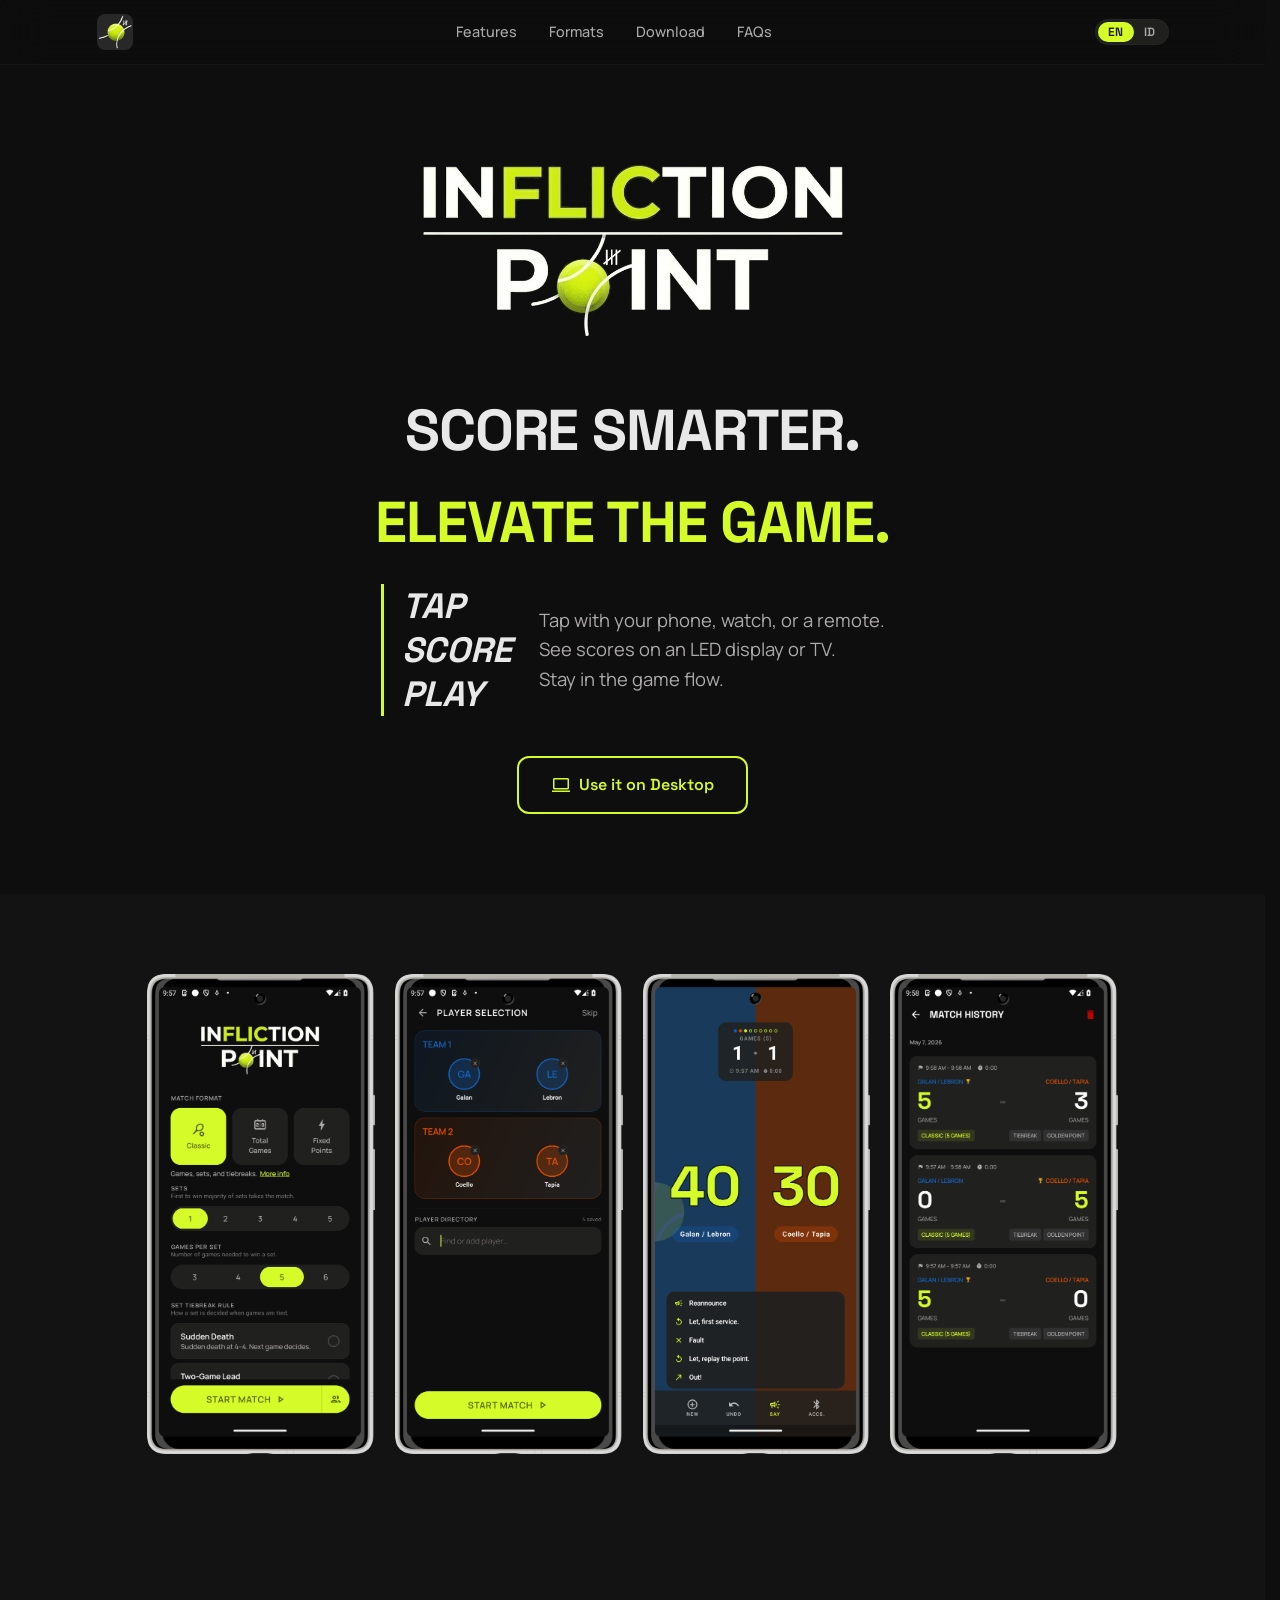
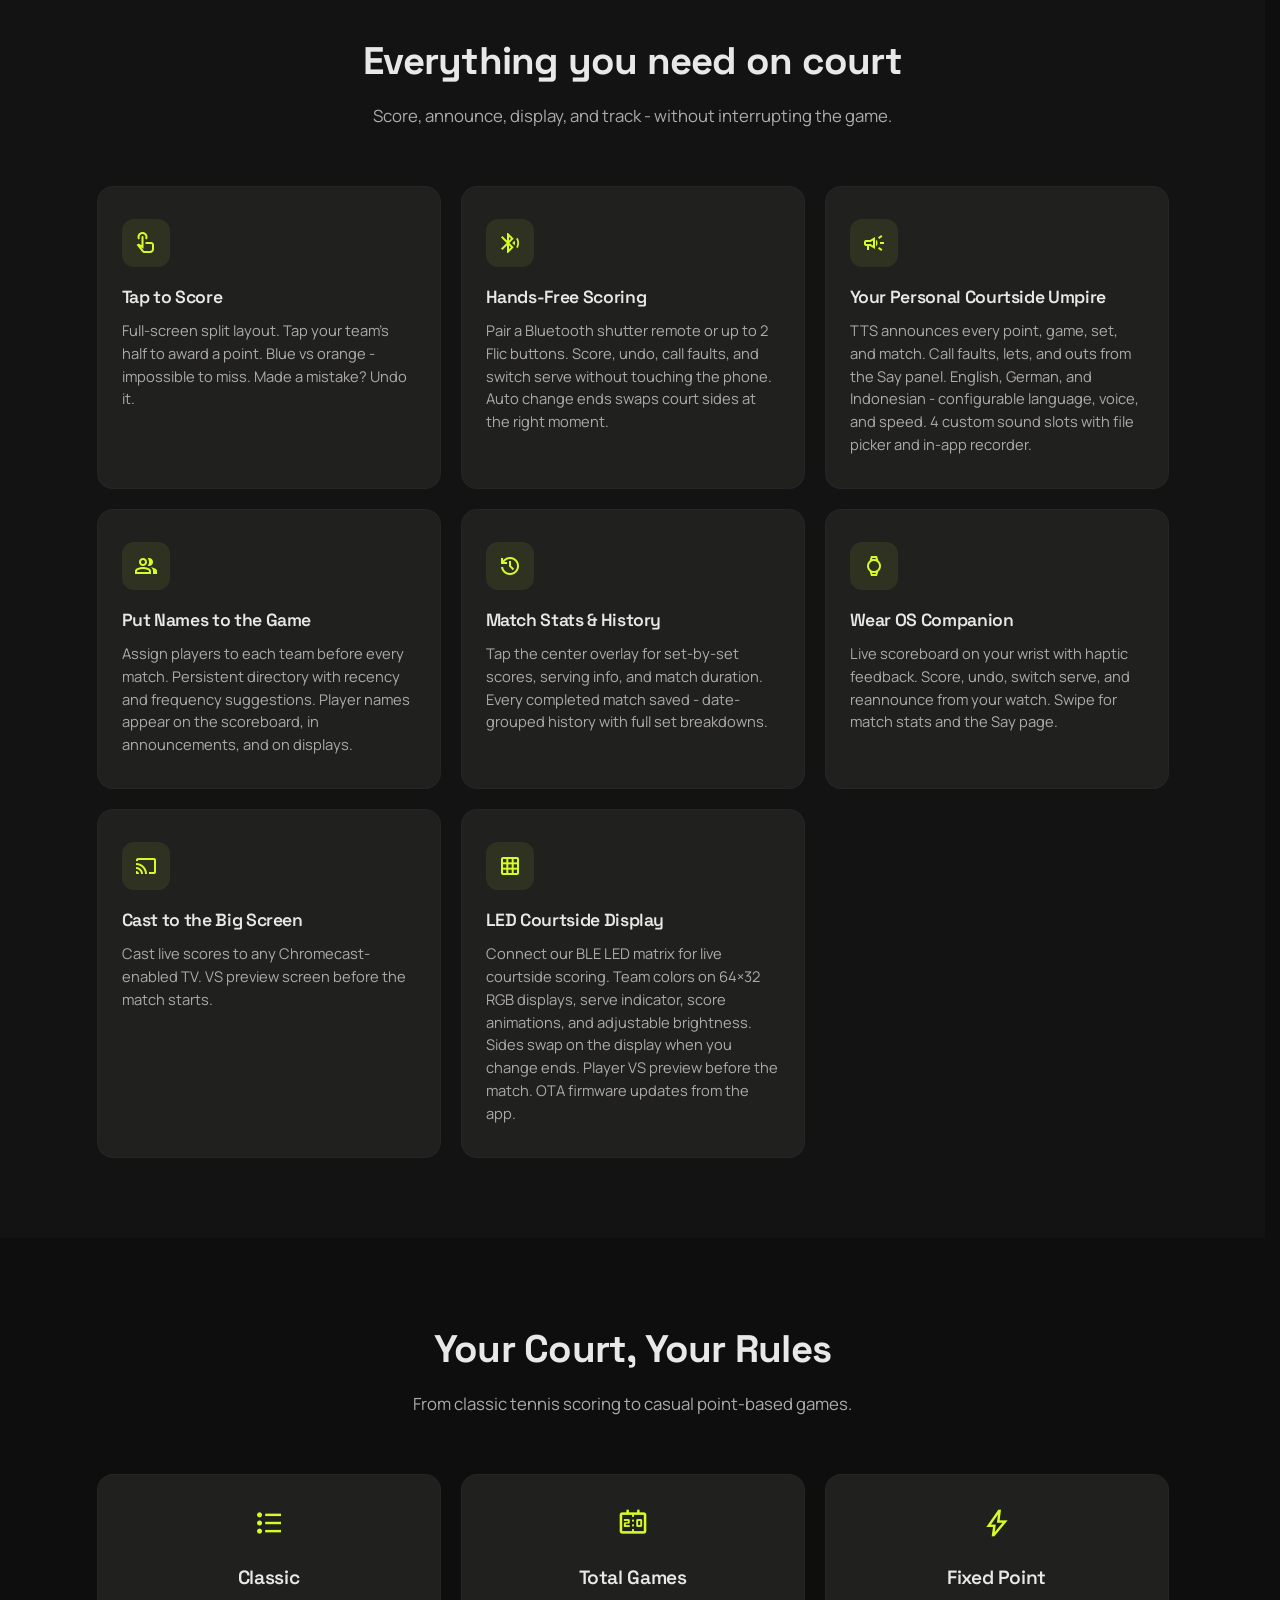
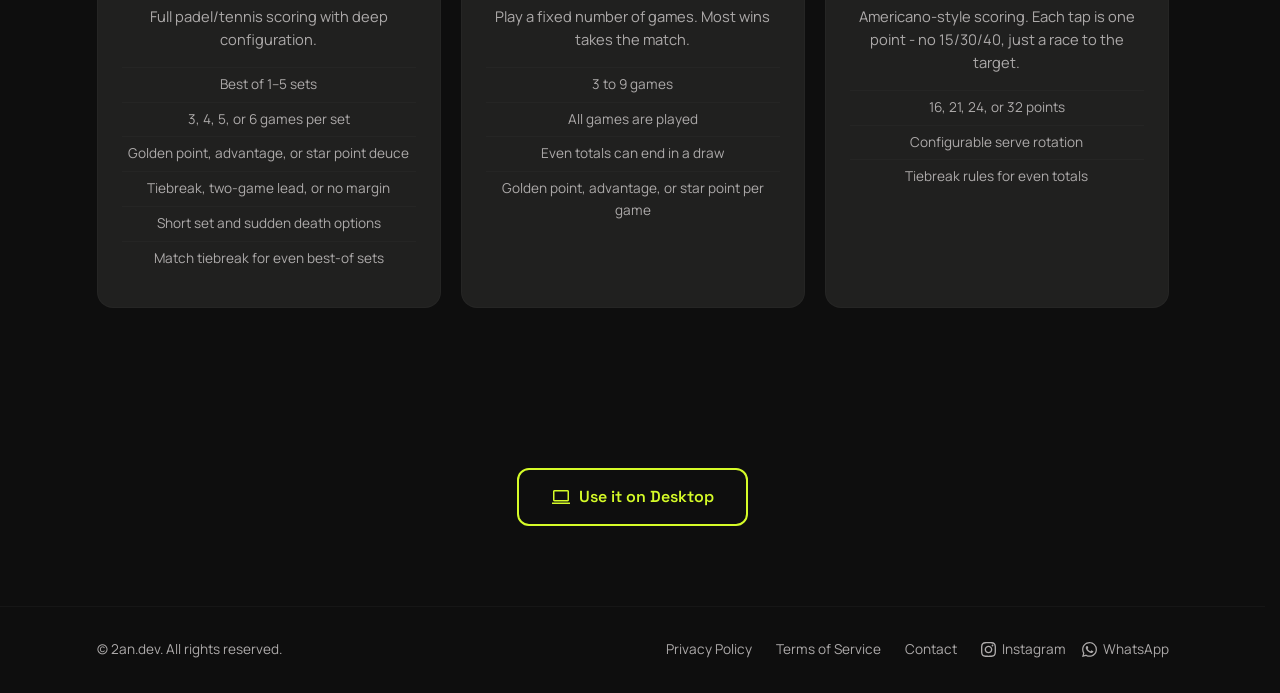
<file: index.html>
<!DOCTYPE html>
<html lang="en">
<head>
  <meta charset="UTF-8">
  <meta name="viewport" content="width=device-width, initial-scale=1.0">
  <title>Infliction Point - Padel/Tennis Scoreboard for Android</title>
  <meta name="description" content="Padel/Tennis scoreboard app. Hands-free scoring with Flic buttons or Bluetooth remotes, TTS umpire, player assignment, Wear OS companion, Chromecast, and LED courtside display.">
  <meta property="og:title" content="Infliction Point - Padel Scoreboard for Android">
  <meta property="og:description" content="Full-screen scoring with hands-free Bluetooth support, TTS announcements, and a Wear OS companion.">
  <meta property="og:type" content="website">
  <meta property="og:url" content="https://infliction-point.2an.dev/">
  <meta property="og:image" content="https://infliction-point.2an.dev/images/og-image.png">
  <link rel="icon" type="image/png" href="images/favicon.png">
  <link rel="canonical" href="https://infliction-point.2an.dev/">
  <link rel="preconnect" href="https://fonts.googleapis.com">
  <link rel="preconnect" href="https://fonts.gstatic.com" crossorigin>
  <link href="https://fonts.googleapis.com/css2?family=Manrope:wght@400;500;600&family=Space+Grotesk:wght@500;600;700&display=swap" rel="stylesheet">
  <link href="https://fonts.googleapis.com/css2?family=Material+Symbols+Outlined" rel="stylesheet">
  <link rel="stylesheet" href="css/style.css">
</head>
<body>

  <!-- Nav -->
  <nav class="nav">
    <div class="container">
      <a href="#" class="nav-brand"><img src="images/favicon.png" alt="Infliction Point" class="nav-icon"></a>
      <ul class="nav-links">
        <li><a href="#features" data-i18n="nav.features">Features</a></li>
        <li><a href="#formats" data-i18n="nav.formats">Formats</a></li>
        <li><a href="#download" data-i18n="nav.download">Download</a></li>
        <li><a href="faqs.html" data-i18n="nav.faqs">FAQs</a></li>
      </ul>
      <div class="nav-end">
        <div class="lang-toggle" role="group" aria-label="Language">
          <button class="lang-btn active" data-lang="en" aria-pressed="true">EN</button>
          <button class="lang-btn" data-lang="id" aria-pressed="false">ID</button>
        </div>
        <button class="nav-hamburger" aria-label="Toggle menu" aria-expanded="false">
          <span></span><span></span><span></span>
        </button>
      </div>
    </div>
  </nav>

  <!-- Hero -->
  <section class="hero">
    <div class="container">
      <div class="hero-visual">
        <img src="images/logo.png" alt="Infliction Point" class="hero-logo">
      </div>
      <h1 data-i18n-html="hero.headline">SCORE SMARTER.<br><span class="accent">ELEVATE THE GAME.</span></h1>
      <div class="hero-sub">
        <div class="tagline-block">
          <div class="tagline-line" data-i18n="hero.tagline1">TAP</div>
          <div class="tagline-line" data-i18n="hero.tagline2">SCORE</div>
          <div class="tagline-line" data-i18n="hero.tagline3">PLAY</div>
        </div>
        <p data-i18n-html="hero.body">Tap with your phone, watch, or a remote.<br>See scores on an LED display or TV.<br>Stay in the game flow.</p>
      </div>
      <div class="cta-group">
        <a href="https://play.google.com/store/apps/details?id=dev2an.inflictionpoint" class="cta-button" target="_blank" rel="noopener" data-platform="android">
          <svg class="cta-icon" viewBox="0 0 24 24" fill="currentColor" aria-hidden="true"><path fill-rule="evenodd" clip-rule="evenodd" d="M2 3.65629C2 2.15127 3.59967 1.18549 4.93149 1.88645L20.7844 10.2301C22.2091 10.9799 22.2091 13.0199 20.7844 13.7698L4.9315 22.1134C3.59968 22.8144 2 21.8486 2 20.3436V3.65629ZM19.8529 11.9999L16.2682 10.1132L14.2243 11.9999L16.2682 13.8866L19.8529 11.9999ZM14.3903 14.875L12.75 13.3608L6.75782 18.8921L14.3903 14.875ZM12.75 10.639L14.3903 9.12488L6.75782 5.10777L12.75 10.639ZM4 5.28391L11.2757 11.9999L4 18.7159V5.28391Z"/></svg>
          <span data-i18n="hero.cta">Get it on Google Play</span>
        </a>
        <a href="https://app.infliction-point.2an.dev" class="cta-button" target="_blank" rel="noopener" data-platform="ios">
          <svg class="cta-icon" viewBox="0 0 24 24" fill="currentColor" aria-hidden="true"><path d="M16.365 1.43c0 1.14-.435 2.19-1.14 2.98-.83.93-2.146 1.65-3.226 1.56-.136-1.106.408-2.267 1.132-3.026C13.978.99 15.31.33 16.365 1.43zM20.7 17.02c-.492 1.14-.728 1.65-1.36 2.65-.882 1.4-2.127 3.15-3.67 3.16-1.37.02-1.72-.9-3.58-.89-1.86.01-2.25.91-3.62.9-1.54-.02-2.72-1.6-3.6-3-2.47-3.9-2.73-8.48-1.2-10.92 1.08-1.73 2.79-2.75 4.4-2.75 1.64 0 2.67.9 4.03.9 1.32 0 2.12-.9 4.02-.9 1.44 0 2.96.79 4.05 2.15-3.56 1.95-2.98 7.02.52 8.71z"/></svg>
          <span data-i18n="download.ios">Use it on iOS</span>
        </a>
        <a href="https://app.infliction-point.2an.dev" class="cta-button" target="_blank" rel="noopener" data-platform="desktop">
          <span class="material-symbols-outlined cta-icon" aria-hidden="true">computer</span>
          <span data-i18n="download.desktop">Use it on Desktop</span>
        </a>
      </div>
    </div>
  </section>

  <!-- Screenshots -->
  <section id="screenshots" class="screenshots">
    <div class="screenshots-scroll">
      <img src="images/01_screenshot.png" alt="Screenshot 1" class="screenshot-img">
      <img src="images/02_screenshot.png" alt="Screenshot 2" class="screenshot-img">
      <img src="images/03_screenshot.png" alt="Screenshot 3" class="screenshot-img">
      <img src="images/04_screenshot.png" alt="Screenshot 4" class="screenshot-img">
    </div>
  </section>

  <!-- Features -->
  <section id="features" class="features">
    <div class="container">
      <div class="section-header">
        <h2 data-i18n="features.heading">Everything you need on court</h2>
        <p data-i18n="features.sub">Score, announce, display, and track - without interrupting the game.</p>
      </div>
      <div class="features-grid">
        <div class="feature-card">
          <div class="feature-icon"><span class="material-symbols-outlined">touch_app</span></div>
          <h3 data-i18n="feat.tap.title">Tap to Score</h3>
          <p data-i18n="feat.tap.body">Full-screen split layout. Tap your team's half to award a point. Blue vs orange - impossible to miss. Made a mistake? Undo it.</p>
        </div>
        <div class="feature-card">
          <div class="feature-icon"><span class="material-symbols-outlined">bluetooth_searching</span></div>
          <h3 data-i18n="feat.handsfree.title">Hands-Free Scoring</h3>
          <p data-i18n="feat.handsfree.body">Pair a Bluetooth shutter remote or up to 2 Flic buttons. Score, undo, call faults, and switch serve without touching the phone. Auto change ends swaps court sides at the right moment.</p>
        </div>
        <div class="feature-card">
          <div class="feature-icon"><span class="material-symbols-outlined">campaign</span></div>
          <h3 data-i18n="feat.umpire.title">Your Personal Courtside Umpire</h3>
          <p data-i18n="feat.umpire.body">TTS announces every point, game, set, and match. Call faults, lets, and outs from the Say panel. English, German, and Indonesian - configurable language, voice, and speed. 4 custom sound slots with file picker and in-app recorder.</p>
        </div>
        <div class="feature-card">
          <div class="feature-icon"><span class="material-symbols-outlined">group</span></div>
          <h3 data-i18n="feat.players.title">Put Names to the Game</h3>
          <p data-i18n="feat.players.body">Assign players to each team before every match. Persistent directory with recency and frequency suggestions. Player names appear on the scoreboard, in announcements, and on displays.</p>
        </div>
        <div class="feature-card">
          <div class="feature-icon"><span class="material-symbols-outlined">history</span></div>
          <h3 data-i18n="feat.stats.title">Match Stats &amp; History</h3>
          <p data-i18n="feat.stats.body">Tap the center overlay for set-by-set scores, serving info, and match duration. Every completed match saved - date-grouped history with full set breakdowns.</p>
        </div>
        <div class="feature-card">
          <div class="feature-icon"><span class="material-symbols-outlined">watch</span></div>
          <h3 data-i18n="feat.wear.title">Wear OS Companion</h3>
          <p data-i18n="feat.wear.body">Live scoreboard on your wrist with haptic feedback. Score, undo, switch serve, and reannounce from your watch. Swipe for match stats and the Say page.</p>
        </div>
        <div class="feature-card">
          <div class="feature-icon"><span class="material-symbols-outlined">cast</span></div>
          <h3 data-i18n="feat.cast.title">Cast to the Big Screen</h3>
          <p data-i18n="feat.cast.body">Cast live scores to any Chromecast-enabled TV. VS preview screen before the match starts.</p>
        </div>
        <div class="feature-card">
          <div class="feature-icon"><span class="material-symbols-outlined">grid_on</span></div>
          <h3 data-i18n="feat.led.title">LED Courtside Display</h3>
          <p data-i18n="feat.led.body">Connect our BLE LED matrix for live courtside scoring. Team colors on 64×32 RGB displays, serve indicator, score animations, and adjustable brightness. Sides swap on the display when you change ends. Player VS preview before the match. OTA firmware updates from the app.</p>
        </div>
      </div>
    </div>
  </section>

  <!-- Formats -->
  <section id="formats">
    <div class="container">
      <div class="section-header">
        <h2 data-i18n="formats.heading">Your Court, Your Rules</h2>
        <p data-i18n="formats.sub">From classic tennis scoring to casual point-based games.</p>
      </div>
      <div class="formats-grid">
        <div class="format-card">
          <div class="format-icon"><span class="material-symbols-outlined">format_list_bulleted</span></div>
          <h3 data-i18n="fmt.classic.title">Classic</h3>
          <p data-i18n="fmt.classic.sub">Full padel/tennis scoring with deep configuration.</p>
          <ul>
            <li data-i18n="fmt.classic.li1">Best of 1–5 sets</li>
            <li data-i18n="fmt.classic.li2">3, 4, 5, or 6 games per set</li>
            <li data-i18n="fmt.classic.li3">Golden point, advantage, or star point deuce</li>
            <li data-i18n="fmt.classic.li4">Tiebreak, two-game lead, or no margin</li>
            <li data-i18n="fmt.classic.li5">Short set and sudden death options</li>
            <li data-i18n="fmt.classic.li6">Match tiebreak for even best-of sets</li>
          </ul>
        </div>
        <div class="format-card">
          <div class="format-icon"><span class="material-symbols-outlined">scoreboard</span></div>
          <h3 data-i18n="fmt.totalgames.title">Total Games</h3>
          <p data-i18n="fmt.totalgames.sub">Play a fixed number of games. Most wins takes the match.</p>
          <ul>
            <li data-i18n="fmt.totalgames.li1">3 to 9 games</li>
            <li data-i18n="fmt.totalgames.li2">All games are played</li>
            <li data-i18n="fmt.totalgames.li3">Even totals can end in a draw</li>
            <li data-i18n="fmt.totalgames.li4">Golden point, advantage, or star point per game</li>
          </ul>
        </div>
        <div class="format-card">
          <div class="format-icon"><span class="material-symbols-outlined">bolt</span></div>
          <h3 data-i18n="fmt.fixedpoint.title">Fixed Point</h3>
          <p data-i18n="fmt.fixedpoint.sub">Americano-style scoring. Each tap is one point - no 15/30/40, just a race to the target.</p>
          <ul>
            <li data-i18n="fmt.fixedpoint.li1">16, 21, 24, or 32 points</li>
            <li data-i18n="fmt.fixedpoint.li2">Configurable serve rotation</li>
            <li data-i18n="fmt.fixedpoint.li3">Tiebreak rules for even totals</li>
          </ul>
        </div>
      </div>
    </div>
  </section>


  <!-- Download -->
  <section id="download" class="download">
    <div class="container">
      <div class="cta-group">
        <a href="https://play.google.com/store/apps/details?id=dev2an.inflictionpoint" class="cta-button" target="_blank" rel="noopener" data-platform="android">
          <svg class="cta-icon" viewBox="0 0 24 24" fill="currentColor" aria-hidden="true"><path fill-rule="evenodd" clip-rule="evenodd" d="M2 3.65629C2 2.15127 3.59967 1.18549 4.93149 1.88645L20.7844 10.2301C22.2091 10.9799 22.2091 13.0199 20.7844 13.7698L4.9315 22.1134C3.59968 22.8144 2 21.8486 2 20.3436V3.65629ZM19.8529 11.9999L16.2682 10.1132L14.2243 11.9999L16.2682 13.8866L19.8529 11.9999ZM14.3903 14.875L12.75 13.3608L6.75782 18.8921L14.3903 14.875ZM12.75 10.639L14.3903 9.12488L6.75782 5.10777L12.75 10.639ZM4 5.28391L11.2757 11.9999L4 18.7159V5.28391Z"/></svg>
          <span data-i18n="download.cta">Get it on Google Play</span>
        </a>
        <a href="https://app.infliction-point.2an.dev" class="cta-button" target="_blank" rel="noopener" data-platform="ios">
          <svg class="cta-icon" viewBox="0 0 24 24" fill="currentColor" aria-hidden="true"><path d="M16.365 1.43c0 1.14-.435 2.19-1.14 2.98-.83.93-2.146 1.65-3.226 1.56-.136-1.106.408-2.267 1.132-3.026C13.978.99 15.31.33 16.365 1.43zM20.7 17.02c-.492 1.14-.728 1.65-1.36 2.65-.882 1.4-2.127 3.15-3.67 3.16-1.37.02-1.72-.9-3.58-.89-1.86.01-2.25.91-3.62.9-1.54-.02-2.72-1.6-3.6-3-2.47-3.9-2.73-8.48-1.2-10.92 1.08-1.73 2.79-2.75 4.4-2.75 1.64 0 2.67.9 4.03.9 1.32 0 2.12-.9 4.02-.9 1.44 0 2.96.79 4.05 2.15-3.56 1.95-2.98 7.02.52 8.71z"/></svg>
          <span data-i18n="download.ios">Use it on iOS</span>
        </a>
        <a href="https://app.infliction-point.2an.dev" class="cta-button" target="_blank" rel="noopener" data-platform="desktop">
          <span class="material-symbols-outlined cta-icon" aria-hidden="true">computer</span>
          <span data-i18n="download.desktop">Use it on Desktop</span>
        </a>
      </div>
    </div>
  </section>

  <!-- Footer -->
  <footer class="footer">
    <div class="container">
      <span data-i18n="footer.copyright">&copy; 2an.dev. All rights reserved.</span>
      <ul class="footer-links">
        <li><a href="privacy.html" data-i18n="footer.privacy">Privacy Policy</a></li>
        <li><a href="terms.html" data-i18n="footer.terms">Terms of Service</a></li>
        <li><a href="mailto:infliction-point@2an.dev" data-i18n="footer.contact">Contact</a></li>
        <li class="footer-social"><a href="https://www.instagram.com/inflictionpoint/" target="_blank" rel="noopener" style="display:inline-flex;align-items:center;gap:6px;"><svg xmlns="http://www.w3.org/2000/svg" width="15" height="15" viewBox="0 0 24 24" fill="currentColor" aria-hidden="true"><path d="M12 2.163c3.204 0 3.584.012 4.85.07 3.252.148 4.771 1.691 4.919 4.919.058 1.265.069 1.645.069 4.849 0 3.205-.012 3.584-.069 4.849-.149 3.225-1.664 4.771-4.919 4.919-1.266.058-1.644.07-4.85.07-3.204 0-3.584-.012-4.849-.07-3.26-.149-4.771-1.699-4.919-4.92-.058-1.265-.07-1.644-.07-4.849 0-3.204.013-3.583.07-4.849.149-3.227 1.664-4.771 4.919-4.919 1.266-.057 1.645-.069 4.849-.069zm0-2.163c-3.259 0-3.667.014-4.947.072-4.358.2-6.78 2.618-6.98 6.98-.059 1.281-.073 1.689-.073 4.948 0 3.259.014 3.668.072 4.948.2 4.358 2.618 6.78 6.98 6.98 1.281.058 1.689.072 4.948.072 3.259 0 3.668-.014 4.948-.072 4.354-.2 6.782-2.618 6.979-6.98.059-1.28.073-1.689.073-4.948 0-3.259-.014-3.667-.072-4.947-.196-4.354-2.617-6.78-6.979-6.98-1.281-.059-1.69-.073-4.949-.073zm0 5.838c-3.403 0-6.162 2.759-6.162 6.162s2.759 6.163 6.162 6.163 6.162-2.759 6.162-6.163c0-3.403-2.759-6.162-6.162-6.162zm0 10.162c-2.209 0-4-1.79-4-4 0-2.209 1.791-4 4-4s4 1.791 4 4c0 2.21-1.791 4-4 4zm6.406-11.845c-.796 0-1.441.645-1.441 1.44s.645 1.44 1.441 1.44c.795 0 1.439-.645 1.439-1.44s-.644-1.44-1.439-1.44z"/></svg><span data-i18n="footer.instagram">Instagram</span></a><a href="https://wa.me/6281776911213" target="_blank" rel="noopener" style="display:inline-flex;align-items:center;gap:6px;"><svg xmlns="http://www.w3.org/2000/svg" width="15" height="15" viewBox="0 0 24 24" fill="currentColor" aria-hidden="true"><path d="M17.472 14.382c-.297-.149-1.758-.867-2.03-.967-.273-.099-.471-.148-.67.15-.197.297-.767.966-.94 1.164-.173.199-.347.223-.644.075-.297-.15-1.255-.463-2.39-1.475-.883-.788-1.48-1.761-1.653-2.059-.173-.297-.018-.458.13-.606.134-.133.298-.347.446-.52.149-.174.198-.298.298-.497.099-.198.05-.371-.025-.52-.075-.149-.669-1.612-.916-2.207-.242-.579-.487-.5-.669-.51-.173-.008-.371-.01-.57-.01-.198 0-.52.074-.792.372-.272.297-1.04 1.016-1.04 2.479 0 1.462 1.065 2.875 1.213 3.074.149.198 2.096 3.2 5.077 4.487.709.306 1.262.489 1.694.625.712.227 1.36.195 1.871.118.571-.085 1.758-.719 2.006-1.413.248-.694.248-1.289.173-1.413-.074-.124-.272-.198-.57-.347m-5.421 7.403h-.004a9.87 9.87 0 01-5.031-1.378l-.361-.214-3.741.982.998-3.648-.235-.374a9.86 9.86 0 01-1.51-5.26c.001-5.45 4.436-9.884 9.888-9.884 2.64 0 5.122 1.03 6.988 2.898a9.825 9.825 0 012.893 6.994c-.003 5.45-4.437 9.884-9.885 9.884m8.413-18.297A11.815 11.815 0 0012.05 0C5.495 0 .16 5.335.157 11.892c0 2.096.547 4.142 1.588 5.945L.057 24l6.305-1.654a11.882 11.882 0 005.683 1.448h.005c6.554 0 11.89-5.335 11.893-11.893a11.821 11.821 0 00-3.48-8.413z"/></svg><span data-i18n="footer.whatsapp">WhatsApp</span></a></li>
      </ul>
    </div>
  </footer>

  <script src="js/main.js"></script>
  <script src="js/i18n.js"></script>
</body>
</html>
</file>
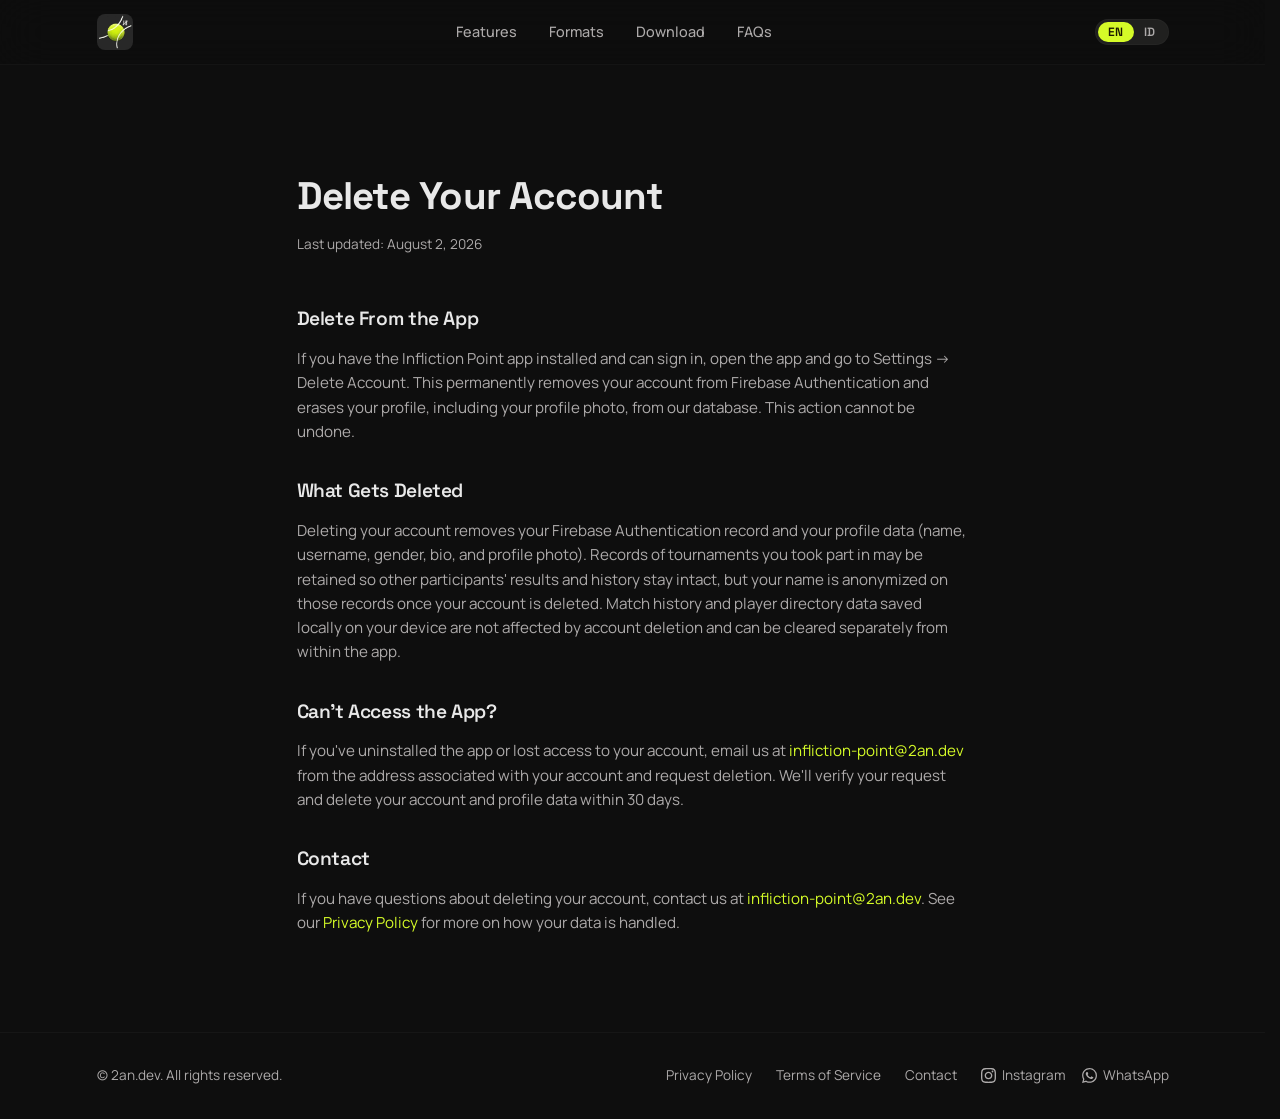
<file: delete-account.html>
<!DOCTYPE html>
<html lang="en">
<head>
  <meta charset="UTF-8">
  <meta name="viewport" content="width=device-width, initial-scale=1.0">
  <title>Delete Your Account - Infliction Point</title>
  <meta name="description" content="How to delete your Infliction Point account and data.">
  <link rel="icon" type="image/png" href="images/favicon.png">
  <link rel="preconnect" href="https://fonts.googleapis.com">
  <link rel="preconnect" href="https://fonts.gstatic.com" crossorigin>
  <link href="https://fonts.googleapis.com/css2?family=Manrope:wght@400;500;600&family=Space+Grotesk:wght@500;600;700&display=swap" rel="stylesheet">
  <link href="https://fonts.googleapis.com/css2?family=Material+Symbols+Outlined" rel="stylesheet">
  <link rel="stylesheet" href="css/style.css">
  <style>
    .privacy-content { max-width: 720px; margin: 0 auto; }
    .privacy-content h1 {
      font-family: var(--font-heading);
      font-size: clamp(1.8rem, 3.5vw, 2.4rem);
      font-weight: 700;
      letter-spacing: -0.02em;
      color: var(--heading-color);
      margin-bottom: 8px;
    }
    .privacy-content .last-updated {
      font-size: 0.85rem;
      margin-bottom: 48px;
    }
    .privacy-content h2 {
      font-family: var(--font-heading);
      font-size: 1.2rem;
      font-weight: 600;
      letter-spacing: -0.02em;
      color: var(--heading-color);
      margin: 32px 0 12px;
    }
    .privacy-content p { margin-bottom: 16px; font-size: 0.95rem; }
  </style>
</head>
<body>

  <!-- Nav -->
  <nav class="nav">
    <div class="container">
      <a href="index.html" class="nav-brand"><img src="images/favicon.png" alt="Infliction Point" class="nav-icon"></a>
      <ul class="nav-links">
        <li><a href="index.html#features" data-i18n="nav.features">Features</a></li>
        <li><a href="index.html#formats" data-i18n="nav.formats">Formats</a></li>
        <li><a href="index.html#download" data-i18n="nav.download">Download</a></li>
        <li><a href="faqs.html" data-i18n="nav.faqs">FAQs</a></li>
      </ul>
      <div class="nav-end">
        <div class="lang-toggle" role="group" aria-label="Language">
          <button class="lang-btn active" data-lang="en" aria-pressed="true">EN</button>
          <button class="lang-btn" data-lang="id" aria-pressed="false">ID</button>
        </div>
        <button class="nav-hamburger" aria-label="Toggle menu" aria-expanded="false">
          <span></span><span></span><span></span>
        </button>
      </div>
    </div>
  </nav>

  <!-- Delete Account -->
  <section style="padding-top: 100px;">
    <div class="container privacy-content">
      <h1 data-i18n="delacc.title">Delete Your Account</h1>
      <p class="last-updated" data-i18n="delacc.updated">Last updated: August 2, 2026</p>

      <h2 data-i18n="delacc.h.inapp">Delete From the App</h2>
      <p data-i18n="delacc.p.inapp">If you have the Infliction Point app installed and can sign in, open the app and go to Settings → Delete Account. This permanently removes your account from Firebase Authentication and erases your profile, including your profile photo, from our database. This action cannot be undone.</p>

      <h2 data-i18n="delacc.h.data">What Gets Deleted</h2>
      <p data-i18n="delacc.p.data">Deleting your account removes your Firebase Authentication record and your profile data (name, username, gender, bio, and profile photo). Records of tournaments you took part in may be retained so other participants' results and history stay intact, but your name is anonymized on those records once your account is deleted. Match history and player directory data saved locally on your device are not affected by account deletion and can be cleared separately from within the app.</p>

      <h2 data-i18n="delacc.h.noaccess">Can't Access the App?</h2>
      <p data-i18n-html="delacc.p.noaccess">If you've uninstalled the app or lost access to your account, email us at <a href="mailto:infliction-point@2an.dev">infliction-point@2an.dev</a> from the address associated with your account and request deletion. We'll verify your request and delete your account and profile data within 30 days.</p>

      <h2 data-i18n="delacc.h.contact">Contact</h2>
      <p data-i18n-html="delacc.p.contact">If you have questions about deleting your account, contact us at <a href="mailto:infliction-point@2an.dev">infliction-point@2an.dev</a>. See our <a href="privacy.html">Privacy Policy</a> for more on how your data is handled.</p>
    </div>
  </section>

  <!-- Footer -->
  <footer class="footer">
    <div class="container">
      <span data-i18n="footer.copyright">&copy; 2an.dev. All rights reserved.</span>
      <ul class="footer-links">
        <li><a href="privacy.html" data-i18n="footer.privacy">Privacy Policy</a></li>
        <li><a href="terms.html" data-i18n="footer.terms">Terms of Service</a></li>
        <li><a href="mailto:infliction-point@2an.dev" data-i18n="footer.contact">Contact</a></li>
        <li class="footer-social"><a href="https://www.instagram.com/inflictionpoint/" target="_blank" rel="noopener" style="display:inline-flex;align-items:center;gap:6px;"><svg xmlns="http://www.w3.org/2000/svg" width="15" height="15" viewBox="0 0 24 24" fill="currentColor" aria-hidden="true"><path d="M12 2.163c3.204 0 3.584.012 4.85.07 3.252.148 4.771 1.691 4.919 4.919.058 1.265.069 1.645.069 4.849 0 3.205-.012 3.584-.069 4.849-.149 3.225-1.664 4.771-4.919 4.919-1.266.058-1.644.07-4.85.07-3.204 0-3.584-.012-4.849-.07-3.26-.149-4.771-1.699-4.919-4.92-.058-1.265-.07-1.644-.07-4.849 0-3.204.013-3.583.07-4.849.149-3.227 1.664-4.771 4.919-4.919 1.266-.057 1.645-.069 4.849-.069zm0-2.163c-3.259 0-3.667.014-4.947.072-4.358.2-6.78 2.618-6.98 6.98-.059 1.281-.073 1.689-.073 4.948 0 3.259.014 3.668.072 4.948.2 4.358 2.618 6.78 6.98 6.98 1.281.058 1.689.072 4.948.072 3.259 0 3.668-.014 4.948-.072 4.354-.2 6.782-2.618 6.979-6.98.059-1.28.073-1.689.073-4.948 0-3.259-.014-3.667-.072-4.947-.196-4.354-2.617-6.78-6.979-6.98-1.281-.059-1.69-.073-4.949-.073zm0 5.838c-3.403 0-6.162 2.759-6.162 6.162s2.759 6.163 6.162 6.163 6.162-2.759 6.162-6.163c0-3.403-2.759-6.162-6.162-6.162zm0 10.162c-2.209 0-4-1.79-4-4 0-2.209 1.791-4 4-4s4 1.791 4 4c0 2.21-1.791 4-4 4zm6.406-11.845c-.796 0-1.441.645-1.441 1.44s.645 1.44 1.441 1.44c.795 0 1.439-.645 1.439-1.44s-.644-1.44-1.439-1.44z"/></svg><span data-i18n="footer.instagram">Instagram</span></a><a href="https://wa.me/6281776911213" target="_blank" rel="noopener" style="display:inline-flex;align-items:center;gap:6px;"><svg xmlns="http://www.w3.org/2000/svg" width="15" height="15" viewBox="0 0 24 24" fill="currentColor" aria-hidden="true"><path d="M17.472 14.382c-.297-.149-1.758-.867-2.03-.967-.273-.099-.471-.148-.67.15-.197.297-.767.966-.94 1.164-.173.199-.347.223-.644.075-.297-.15-1.255-.463-2.39-1.475-.883-.788-1.48-1.761-1.653-2.059-.173-.297-.018-.458.13-.606.134-.133.298-.347.446-.52.149-.174.198-.298.298-.497.099-.198.05-.371-.025-.52-.075-.149-.669-1.612-.916-2.207-.242-.579-.487-.5-.669-.51-.173-.008-.371-.01-.57-.01-.198 0-.52.074-.792.372-.272.297-1.04 1.016-1.04 2.479 0 1.462 1.065 2.875 1.213 3.074.149.198 2.096 3.2 5.077 4.487.709.306 1.262.489 1.694.625.712.227 1.36.195 1.871.118.571-.085 1.758-.719 2.006-1.413.248-.694.248-1.289.173-1.413-.074-.124-.272-.198-.57-.347m-5.421 7.403h-.004a9.87 9.87 0 01-5.031-1.378l-.361-.214-3.741.982.998-3.648-.235-.374a9.86 9.86 0 01-1.51-5.26c.001-5.45 4.436-9.884 9.888-9.884 2.64 0 5.122 1.03 6.988 2.898a9.825 9.825 0 012.893 6.994c-.003 5.45-4.437 9.884-9.885 9.884m8.413-18.297A11.815 11.815 0 0012.05 0C5.495 0 .16 5.335.157 11.892c0 2.096.547 4.142 1.588 5.945L.057 24l6.305-1.654a11.882 11.882 0 005.683 1.448h.005c6.554 0 11.89-5.335 11.893-11.893a11.821 11.821 0 00-3.48-8.413z"/></svg><span data-i18n="footer.whatsapp">WhatsApp</span></a></li>
      </ul>
    </div>
  </footer>

  <script src="js/main.js"></script>
  <script src="js/i18n.js"></script>
</body>
</html>
</file>
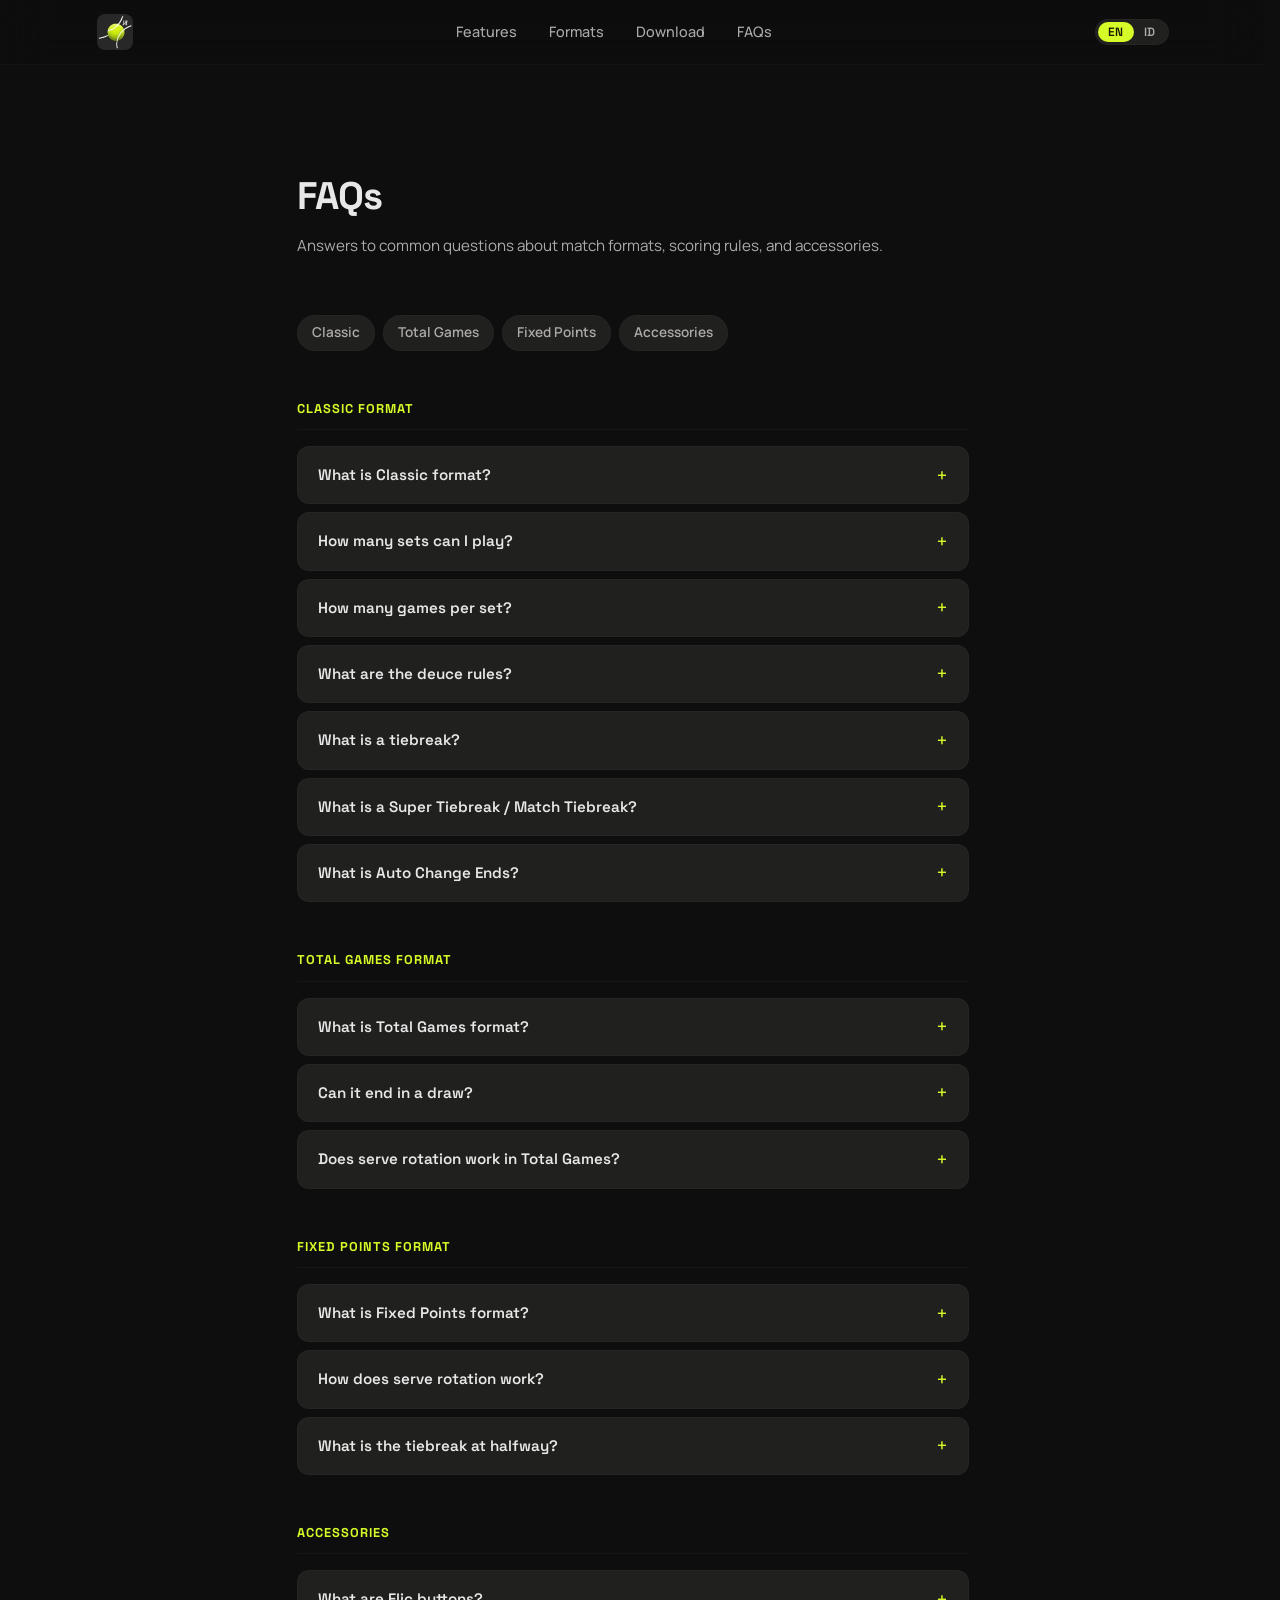
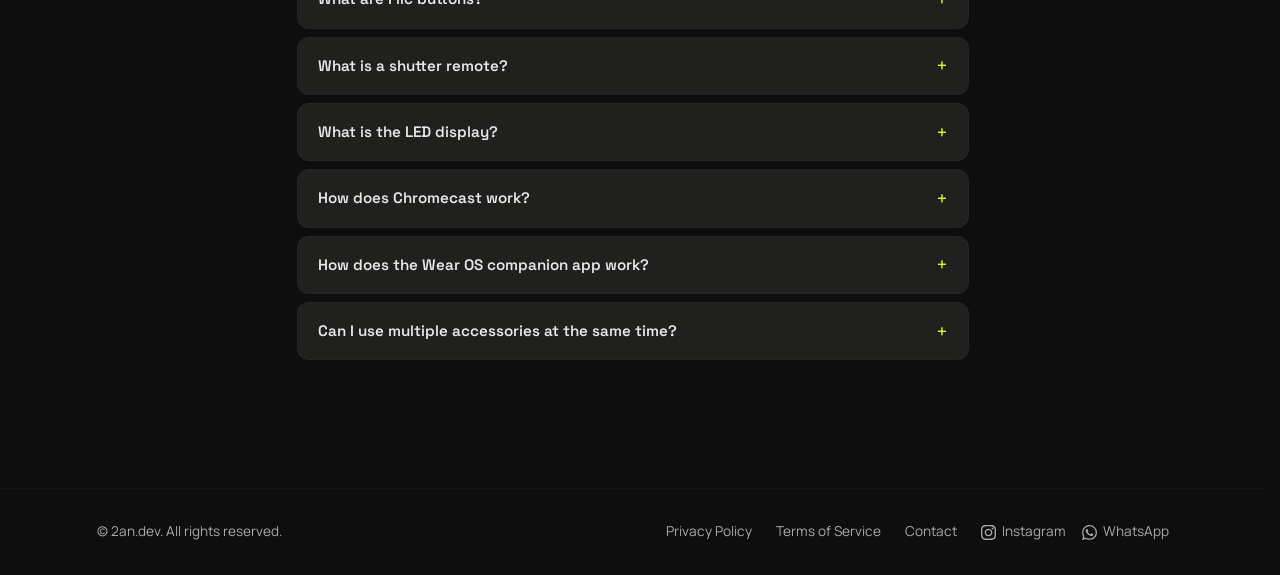
<file: faqs.html>
<!DOCTYPE html>
<html lang="en">
<head>
  <meta charset="UTF-8">
  <meta name="viewport" content="width=device-width, initial-scale=1.0">
  <title>FAQs - Infliction Point</title>
  <meta name="description" content="Frequently asked questions for Infliction Point - match formats, scoring rules, and accessory setup.">
  <link rel="icon" type="image/png" href="images/favicon.png">
  <link rel="preconnect" href="https://fonts.googleapis.com">
  <link rel="preconnect" href="https://fonts.gstatic.com" crossorigin>
  <link href="https://fonts.googleapis.com/css2?family=Manrope:wght@400;500;600&family=Space+Grotesk:wght@500;600;700&display=swap" rel="stylesheet">
  <link rel="stylesheet" href="css/style.css">
  <style>
    .faqs-content { max-width: 720px; margin: 0 auto; }

    .faqs-content h1 {
      font-family: var(--font-heading);
      font-size: clamp(1.8rem, 3.5vw, 2.4rem);
      font-weight: 700;
      letter-spacing: -0.02em;
      color: var(--heading-color);
      margin-bottom: 8px;
    }

    .faqs-content .subtitle {
      font-size: 0.95rem;
      margin-bottom: 56px;
    }

    .faq-section { margin-bottom: 48px; }

    .faq-section-heading {
      font-family: var(--font-heading);
      font-size: 1.2rem;
      font-weight: 700;
      letter-spacing: -0.01em;
      color: var(--electric-lime);
      text-transform: uppercase;
      letter-spacing: 0.08em;
      font-size: 0.8rem;
      margin-bottom: 16px;
      padding-bottom: 10px;
      border-bottom: 1px solid var(--ghost-border);
    }

    details {
      background: var(--surface-high);
      border: 1px solid var(--ghost-border);
      border-radius: 12px;
      margin-bottom: 8px;
      overflow: hidden;
      transition: border-color 0.2s;
    }

    details[open] {
      border-color: rgba(213, 251, 40, 0.25);
    }

    summary {
      list-style: none;
      cursor: pointer;
      padding: 16px 20px;
      font-family: var(--font-heading);
      font-weight: 600;
      font-size: 0.95rem;
      color: var(--heading-color);
      display: flex;
      align-items: center;
      justify-content: space-between;
      gap: 12px;
      user-select: none;
      -webkit-user-select: none;
    }

    summary::-webkit-details-marker { display: none; }

    summary::after {
      content: '+';
      font-size: 1.2rem;
      color: var(--electric-lime);
      font-weight: 400;
      flex-shrink: 0;
      line-height: 1;
      transition: transform 0.2s;
    }

    details[open] summary::after {
      transform: rotate(45deg);
    }

    .faq-body {
      padding: 0 20px 16px;
      font-size: 0.92rem;
      line-height: 1.65;
      color: var(--on-surface-variant);
    }

    .faq-body p { margin-bottom: 10px; }
    .faq-body p:last-child { margin-bottom: 0; }

    .faq-body ul {
      list-style: none;
      margin: 10px 0;
    }

    .faq-body ul li {
      padding: 4px 0 4px 16px;
      position: relative;
    }

    .faq-body ul li::before {
      content: '-';
      position: absolute;
      left: 0;
      color: var(--electric-lime);
      font-size: 0.8rem;
    }

    .faq-body strong { color: var(--heading-color); font-weight: 600; }

    .faq-toc {
      display: flex;
      flex-wrap: wrap;
      gap: 8px;
      margin-bottom: 48px;
    }

    .faq-toc a {
      font-size: 0.85rem;
      font-weight: 600;
      color: var(--on-surface-variant);
      background: var(--surface-high);
      border: 1px solid var(--ghost-border);
      border-radius: 20px;
      padding: 6px 14px;
      transition: color 0.2s, border-color 0.2s;
    }

    .faq-toc a:hover {
      color: var(--heading-color);
      border-color: rgba(173, 170, 170, 0.4);
    }
  </style>
</head>
<body>

  <!-- Nav -->
  <nav class="nav">
    <div class="container">
      <a href="index.html" class="nav-brand"><img src="images/favicon.png" alt="Infliction Point" class="nav-icon"></a>
      <ul class="nav-links">
        <li><a href="index.html#features" data-i18n="nav.features">Features</a></li>
        <li><a href="index.html#formats" data-i18n="nav.formats">Formats</a></li>
        <li><a href="index.html#download" data-i18n="nav.download">Download</a></li>
        <li><a href="faqs.html" data-i18n="nav.faqs">FAQs</a></li>
      </ul>
      <div class="nav-end">
        <div class="lang-toggle" role="group" aria-label="Language">
          <button class="lang-btn active" data-lang="en" aria-pressed="true">EN</button>
          <button class="lang-btn" data-lang="id" aria-pressed="false">ID</button>
        </div>
        <button class="nav-hamburger" aria-label="Toggle menu" aria-expanded="false">
          <span></span><span></span><span></span>
        </button>
      </div>
    </div>
  </nav>

  <!-- FAQs -->
  <section style="padding-top: 100px;">
    <div class="container faqs-content">
      <h1 data-i18n="faq.page.title">FAQs</h1>
      <p class="subtitle" data-i18n="faq.page.sub">Answers to common questions about match formats, scoring rules, and accessories.</p>

      <!-- TOC -->
      <nav class="faq-toc" aria-label="Jump to section">
        <a href="#classic" data-i18n="faq.toc.classic">Classic</a>
        <a href="#total-games" data-i18n="faq.toc.total-games">Total Games</a>
        <a href="#fixed-points" data-i18n="faq.toc.fixed-points">Fixed Points</a>
        <a href="#accessories" data-i18n="faq.toc.accessories">Accessories</a>
      </nav>

      <!-- Classic -->
      <div class="faq-section" id="classic">
        <p class="faq-section-heading" data-i18n="faq.section.classic">Classic format</p>

        <details>
          <summary data-i18n="faq.classic.q1">What is Classic format?</summary>
          <div class="faq-body" data-i18n-html="faq.classic.a1">
            <p>Classic is the standard padel/tennis scoring structure: points (0 / 15 / 30 / 40), games, and sets. The first team to win the configured number of sets wins the match.</p>
          </div>
        </details>

        <details>
          <summary data-i18n="faq.classic.q2">How many sets can I play?</summary>
          <div class="faq-body" data-i18n-html="faq.classic.a2">
            <p>You can choose best of 1, 2, 3, 4, or 5 sets. Odd totals (1, 3, 5) always produce a winner. Even totals (2, 4) can end in a tie or be decided with a Super Tiebreak - configurable in the setup screen.</p>
          </div>
        </details>

        <details>
          <summary data-i18n="faq.classic.q3">How many games per set?</summary>
          <div class="faq-body" data-i18n-html="faq.classic.a3">
            <p>Sets can be played to 3, 4, 5, or 6 games. The first team to reach the target wins the set, subject to the tiebreak rule you've chosen.</p>
          </div>
        </details>

        <details>
          <summary data-i18n="faq.classic.q4">What are the deuce rules?</summary>
          <div class="faq-body" data-i18n-html="faq.classic.a4">
            <p>Three options apply when a game reaches 40–40:</p>
            <ul>
              <li><strong>Golden Point</strong> - the next point wins the game outright.</li>
              <li><strong>Advantage</strong> - a team must win two consecutive points to take the game.</li>
              <li><strong>Star Point</strong> - after two deuces the game becomes sudden death; the next point wins.</li>
            </ul>
          </div>
        </details>

        <details>
          <summary data-i18n="faq.classic.q5">What is a tiebreak?</summary>
          <div class="faq-body" data-i18n-html="faq.classic.a5">
            <p>When both teams reach a set-score tie (e.g. 6–6 in a 6-game set), a tiebreak is played - first to 7 points, win by 2.</p>
            <p>Two optional sub-rules are available when Tiebreak is selected:</p>
            <ul>
              <li><strong>Short Set</strong> - the tiebreak triggers one game earlier (e.g. 5–5 in a 6-game set), and the winning team takes the set by one game (6–5).</li>
              <li><strong>Sudden Death</strong> - at 6–6 in the tiebreak, the next point wins instead of requiring a 2-point lead.</li>
            </ul>
          </div>
        </details>

        <details>
          <summary data-i18n="faq.classic.q6">What is a Super Tiebreak / Match Tiebreak?</summary>
          <div class="faq-body" data-i18n-html="faq.classic.a6">
            <p>For even-set formats (2 or 4 sets), if sets are tied at the end you can play a Super Tiebreak to decide the match - first to 10 points, win by 2. An optional Sudden Death sub-rule makes the point at 9–9 decisive.</p>
            <p>If you prefer not to play on, choose <strong>No Margin</strong> instead and the match ends in a draw.</p>
          </div>
        </details>

        <details>
          <summary data-i18n="faq.classic.q7">What is Auto Change Ends?</summary>
          <div class="faq-body" data-i18n-html="faq.classic.a7">
            <p>When enabled, the app automatically flips the court-side display after every odd-total game in a set - and every 6 tiebreak points - matching the standard padel rotation rule. A "Change ends" voice announcement plays at each swap.</p>
          </div>
        </details>
      </div>

      <!-- Total Games -->
      <div class="faq-section" id="total-games">
        <p class="faq-section-heading" data-i18n="faq.section.total-games">Total Games format</p>

        <details>
          <summary data-i18n="faq.totalgames.q1">What is Total Games format?</summary>
          <div class="faq-body" data-i18n-html="faq.totalgames.a1">
            <p>A fixed number of games is played (3–9) with no sets. Deuce rules (Golden Point, Advantage, or Star Point) still apply to each individual game. The team that wins the most games wins the match.</p>
          </div>
        </details>

        <details>
          <summary data-i18n="faq.totalgames.q2">Can it end in a draw?</summary>
          <div class="faq-body" data-i18n-html="faq.totalgames.a2">
            <p>Yes - even-game totals (4, 6, 8) can end in a draw if both teams win the same number of games. Odd totals (3, 5, 7, 9) always produce a winner.</p>
          </div>
        </details>

        <details>
          <summary data-i18n="faq.totalgames.q3">Does serve rotation work in Total Games?</summary>
          <div class="faq-body" data-i18n-html="faq.totalgames.a3">
            <p>Serve follows the same game-by-game pattern as Classic - the server alternates each game, and you can switch manually before the first point or via an accessory button.</p>
          </div>
        </details>
      </div>

      <!-- Fixed Points -->
      <div class="faq-section" id="fixed-points">
        <p class="faq-section-heading" data-i18n="faq.section.fixed-points">Fixed Points format</p>

        <details>
          <summary data-i18n="faq.fixedpoints.q1">What is Fixed Points format?</summary>
          <div class="faq-body" data-i18n-html="faq.fixedpoints.a1">
            <p>Each tap scores exactly one raw point - there's no 0 / 15 / 30 / 40 cycle, no games, and no sets. A fixed total of points is played (16, 21, 24, or 32). The team with more points at the end wins. This is the format used in Americano padel, where 21 points is the most common target.</p>
          </div>
        </details>

        <details>
          <summary data-i18n="faq.fixedpoints.q2">How does serve rotation work?</summary>
          <div class="faq-body" data-i18n-html="faq.fixedpoints.a2">
            <p>Serve rotates automatically every N points. You can set N to 1, 2, 3, 4, or 5 - the default is 2. The current server is shown by a tennis-ball indicator on the scoreboard.</p>
          </div>
        </details>

        <details>
          <summary data-i18n="faq.fixedpoints.q3">What is the tiebreak at halfway?</summary>
          <div class="faq-body" data-i18n-html="faq.fixedpoints.a3">
            <p>For even-point totals (16, 24, 32), if scores are tied when exactly half the points have been played, a tiebreak can be triggered. Three options:</p>
            <ul>
              <li><strong>No Margin</strong> - the match ends in a draw.</li>
              <li><strong>Golden Point</strong> - one sudden-death point decides the match.</li>
              <li><strong>Advantage</strong> - play continues until one team leads by 2 points.</li>
            </ul>
            <p>The 21-point format has an odd total and never triggers a tiebreak.</p>
          </div>
        </details>
      </div>

      <!-- Accessories -->
      <div class="faq-section" id="accessories">
        <p class="faq-section-heading" data-i18n="faq.section.accessories">Accessories</p>

        <details>
          <summary data-i18n="faq.accessories.q1">What are Flic buttons?</summary>
          <div class="faq-body" data-i18n-html="faq.accessories.a1">
            <p>First-generation Flic Bluetooth buttons let you score hands-free from anywhere on the court. Pair up to 2 buttons from the Accessories screen (requires the Flic app to be installed).</p>
            <ul>
              <li><strong>1-button mode</strong> - single click: Team 1 point; double click: Team 2 point; hold: undo.</li>
              <li><strong>2-button mode</strong> - single click: point for that button's assigned team; double click: reannounce score; hold: undo (or switch serve before the first point).</li>
            </ul>
          </div>
        </details>

        <details>
          <summary data-i18n="faq.accessories.q2">What is a shutter remote?</summary>
          <div class="faq-body" data-i18n-html="faq.accessories.a2">
            <p>Bluetooth camera shutter remotes (the kind used as phone selfie clickers) connect as HID keyboard devices. Infliction Point detects their key presses and lets you map each button to a scoreboard action: score a point, undo, call a fault, service let, rally let, out, reannounce, or play a custom sound.</p>
            <p>Configure mappings from <strong>Accessories → Shutter Remote</strong>.</p>
          </div>
        </details>

        <details>
          <summary data-i18n="faq.accessories.q3">What is the LED display?</summary>
          <div class="faq-body" data-i18n-html="faq.accessories.a3">
            <p>Our LED matrix display connects over Bluetooth and shows the live score in real time.</p>
            <ul>
              <li>64×32 RGB with team colors, serve arrow, and animations.</li>
            </ul>
            <p>Connect from <strong>Accessories → LED Display</strong>. Brightness is adjustable, and the display message while waiting for a match is customisable.</p>
          </div>
        </details>

        <details>
          <summary data-i18n="faq.accessories.q4">How does Chromecast work?</summary>
          <div class="faq-body" data-i18n-html="faq.accessories.a4">
            <p>Tap the cast icon in <strong>Accessories → Chromecast</strong> to connect to any Chromecast-enabled TV on the same network. A full-screen scoreboard appears on the TV and updates live with every point scored.</p>
          </div>
        </details>

        <details>
          <summary data-i18n="faq.accessories.q5">How does the Wear OS companion app work?</summary>
          <div class="faq-body" data-i18n-html="faq.accessories.a5">
            <p>Install Infliction Point on your Wear OS 3+ watch from the Play Store. It pairs automatically with the phone app over the Wearable Data Layer - no manual setup needed.</p>
            <p>From your wrist you can score, undo, switch serve, reannounce, and trigger announcements (fault, let, out, custom sounds). The watch also shows a live match stats page and vibrates on scoring events - short pulse for points, longer for games and sets.</p>
          </div>
        </details>

        <details>
          <summary data-i18n="faq.accessories.q6">Can I use multiple accessories at the same time?</summary>
          <div class="faq-body" data-i18n-html="faq.accessories.a6">
            <p>Yes. Flic buttons, shutter remotes, the LED display, Chromecast, and the Wear OS watch all work independently and simultaneously. Each updates from the same match state.</p>
          </div>
        </details>
      </div>

    </div>
  </section>

  <!-- Footer -->
  <footer class="footer">
    <div class="container">
      <span data-i18n="footer.copyright">&copy; 2an.dev. All rights reserved.</span>
      <ul class="footer-links">
        <li><a href="privacy.html" data-i18n="footer.privacy">Privacy Policy</a></li>
        <li><a href="terms.html" data-i18n="footer.terms">Terms of Service</a></li>
        <li><a href="mailto:infliction-point@2an.dev" data-i18n="footer.contact">Contact</a></li>
        <li class="footer-social"><a href="https://www.instagram.com/inflictionpoint/" target="_blank" rel="noopener" style="display:inline-flex;align-items:center;gap:6px;"><svg xmlns="http://www.w3.org/2000/svg" width="15" height="15" viewBox="0 0 24 24" fill="currentColor" aria-hidden="true"><path d="M12 2.163c3.204 0 3.584.012 4.85.07 3.252.148 4.771 1.691 4.919 4.919.058 1.265.069 1.645.069 4.849 0 3.205-.012 3.584-.069 4.849-.149 3.225-1.664 4.771-4.919 4.919-1.266.058-1.644.07-4.85.07-3.204 0-3.584-.012-4.849-.07-3.26-.149-4.771-1.699-4.919-4.92-.058-1.265-.07-1.644-.07-4.849 0-3.204.013-3.583.07-4.849.149-3.227 1.664-4.771 4.919-4.919 1.266-.057 1.645-.069 4.849-.069zm0-2.163c-3.259 0-3.667.014-4.947.072-4.358.2-6.78 2.618-6.98 6.98-.059 1.281-.073 1.689-.073 4.948 0 3.259.014 3.668.072 4.948.2 4.358 2.618 6.78 6.98 6.98 1.281.058 1.689.072 4.948.072 3.259 0 3.668-.014 4.948-.072 4.354-.2 6.782-2.618 6.979-6.98.059-1.28.073-1.689.073-4.948 0-3.259-.014-3.667-.072-4.947-.196-4.354-2.617-6.78-6.979-6.98-1.281-.059-1.69-.073-4.949-.073zm0 5.838c-3.403 0-6.162 2.759-6.162 6.162s2.759 6.163 6.162 6.163 6.162-2.759 6.162-6.163c0-3.403-2.759-6.162-6.162-6.162zm0 10.162c-2.209 0-4-1.79-4-4 0-2.209 1.791-4 4-4s4 1.791 4 4c0 2.21-1.791 4-4 4zm6.406-11.845c-.796 0-1.441.645-1.441 1.44s.645 1.44 1.441 1.44c.795 0 1.439-.645 1.439-1.44s-.644-1.44-1.439-1.44z"/></svg><span data-i18n="footer.instagram">Instagram</span></a><a href="https://wa.me/6281776911213" target="_blank" rel="noopener" style="display:inline-flex;align-items:center;gap:6px;"><svg xmlns="http://www.w3.org/2000/svg" width="15" height="15" viewBox="0 0 24 24" fill="currentColor" aria-hidden="true"><path d="M17.472 14.382c-.297-.149-1.758-.867-2.03-.967-.273-.099-.471-.148-.67.15-.197.297-.767.966-.94 1.164-.173.199-.347.223-.644.075-.297-.15-1.255-.463-2.39-1.475-.883-.788-1.48-1.761-1.653-2.059-.173-.297-.018-.458.13-.606.134-.133.298-.347.446-.52.149-.174.198-.298.298-.497.099-.198.05-.371-.025-.52-.075-.149-.669-1.612-.916-2.207-.242-.579-.487-.5-.669-.51-.173-.008-.371-.01-.57-.01-.198 0-.52.074-.792.372-.272.297-1.04 1.016-1.04 2.479 0 1.462 1.065 2.875 1.213 3.074.149.198 2.096 3.2 5.077 4.487.709.306 1.262.489 1.694.625.712.227 1.36.195 1.871.118.571-.085 1.758-.719 2.006-1.413.248-.694.248-1.289.173-1.413-.074-.124-.272-.198-.57-.347m-5.421 7.403h-.004a9.87 9.87 0 01-5.031-1.378l-.361-.214-3.741.982.998-3.648-.235-.374a9.86 9.86 0 01-1.51-5.26c.001-5.45 4.436-9.884 9.888-9.884 2.64 0 5.122 1.03 6.988 2.898a9.825 9.825 0 012.893 6.994c-.003 5.45-4.437 9.884-9.885 9.884m8.413-18.297A11.815 11.815 0 0012.05 0C5.495 0 .16 5.335.157 11.892c0 2.096.547 4.142 1.588 5.945L.057 24l6.305-1.654a11.882 11.882 0 005.683 1.448h.005c6.554 0 11.89-5.335 11.893-11.893a11.821 11.821 0 00-3.48-8.413z"/></svg><span data-i18n="footer.whatsapp">WhatsApp</span></a></li>
      </ul>
    </div>
  </footer>

  <script src="js/main.js"></script>
  <script src="js/i18n.js"></script>
</body>
</html>
</file>
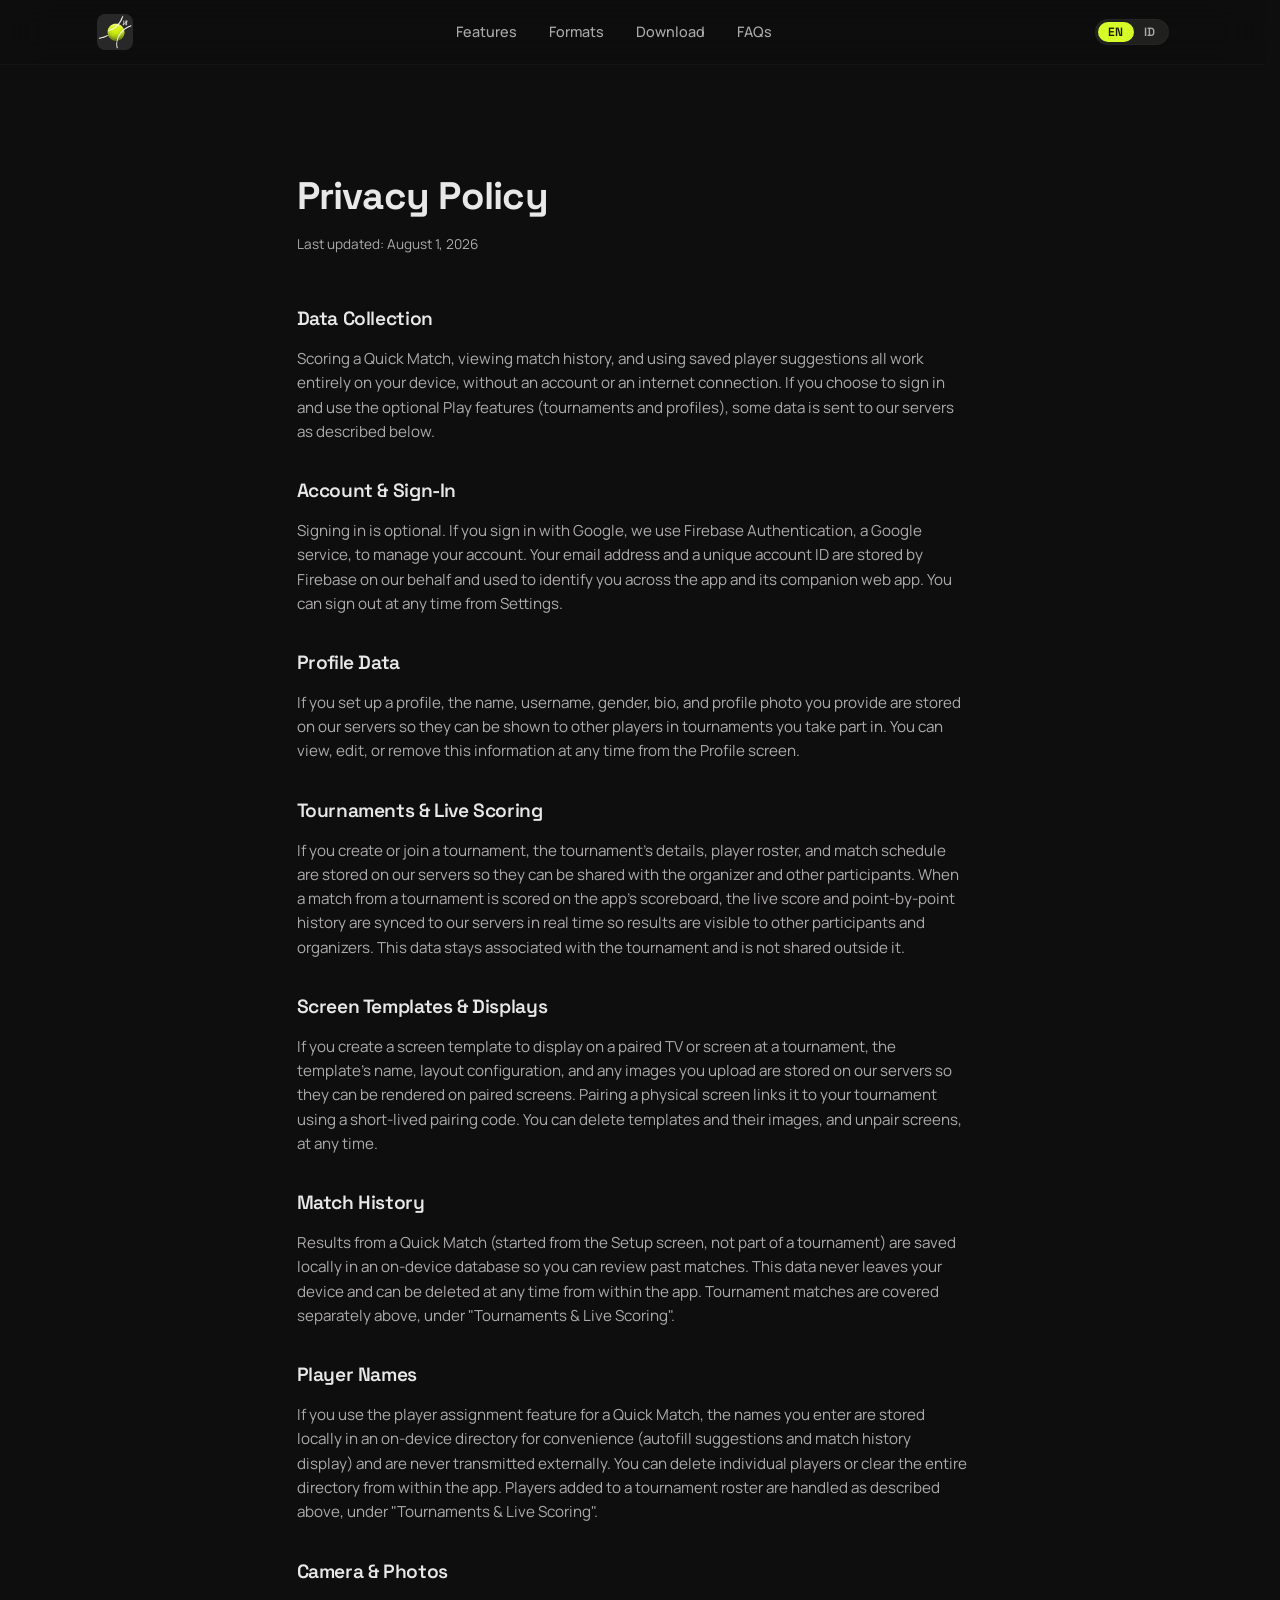
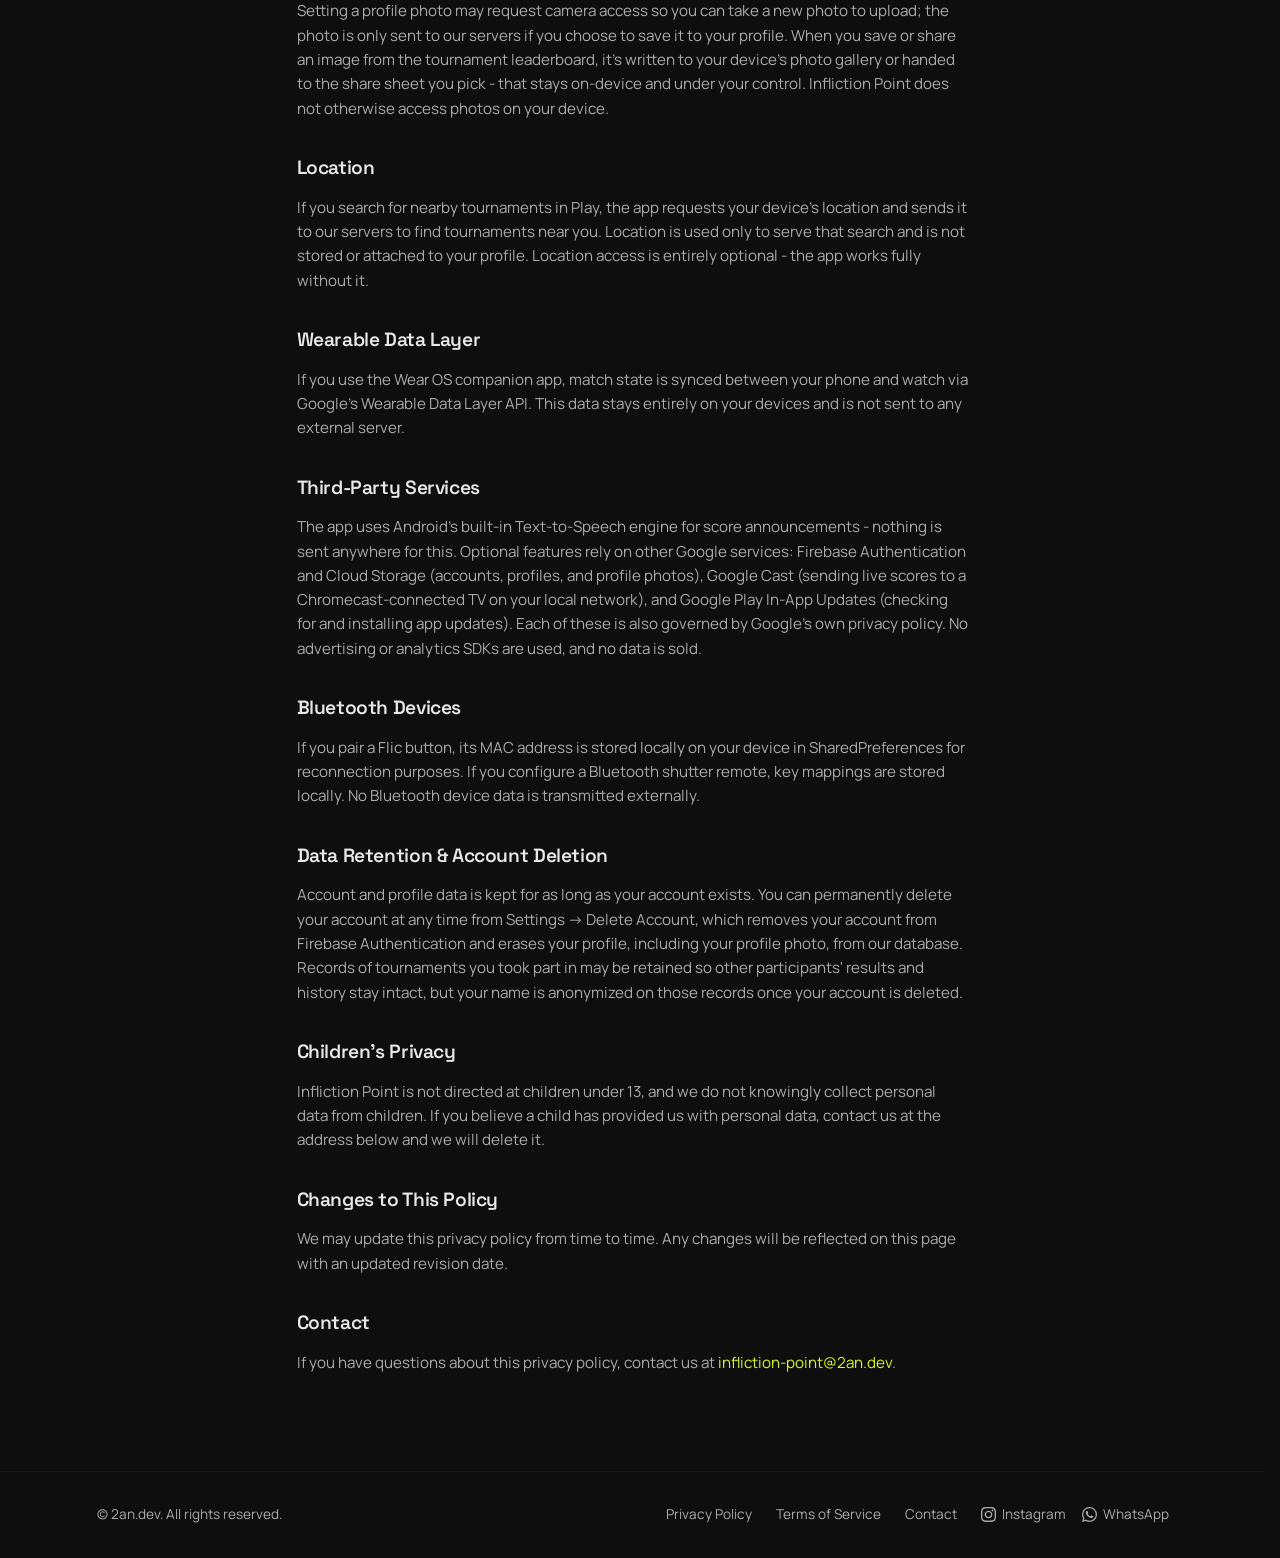
<file: privacy.html>
<!DOCTYPE html>
<html lang="en">
<head>
  <meta charset="UTF-8">
  <meta name="viewport" content="width=device-width, initial-scale=1.0">
  <title>Privacy Policy - Infliction Point</title>
  <meta name="description" content="Privacy policy for Infliction Point, a padel scoreboard app for Android.">
  <link rel="icon" type="image/png" href="images/favicon.png">
  <link rel="preconnect" href="https://fonts.googleapis.com">
  <link rel="preconnect" href="https://fonts.gstatic.com" crossorigin>
  <link href="https://fonts.googleapis.com/css2?family=Manrope:wght@400;500;600&family=Space+Grotesk:wght@500;600;700&display=swap" rel="stylesheet">
  <link href="https://fonts.googleapis.com/css2?family=Material+Symbols+Outlined" rel="stylesheet">
  <link rel="stylesheet" href="css/style.css">
  <style>
    .privacy-content { max-width: 720px; margin: 0 auto; }
    .privacy-content h1 {
      font-family: var(--font-heading);
      font-size: clamp(1.8rem, 3.5vw, 2.4rem);
      font-weight: 700;
      letter-spacing: -0.02em;
      color: var(--heading-color);
      margin-bottom: 8px;
    }
    .privacy-content .last-updated {
      font-size: 0.85rem;
      margin-bottom: 48px;
    }
    .privacy-content h2 {
      font-family: var(--font-heading);
      font-size: 1.2rem;
      font-weight: 600;
      letter-spacing: -0.02em;
      color: var(--heading-color);
      margin: 32px 0 12px;
    }
    .privacy-content p { margin-bottom: 16px; font-size: 0.95rem; }
  </style>
</head>
<body>

  <!-- Nav -->
  <nav class="nav">
    <div class="container">
      <a href="index.html" class="nav-brand"><img src="images/favicon.png" alt="Infliction Point" class="nav-icon"></a>
      <ul class="nav-links">
        <li><a href="index.html#features" data-i18n="nav.features">Features</a></li>
        <li><a href="index.html#formats" data-i18n="nav.formats">Formats</a></li>
        <li><a href="index.html#download" data-i18n="nav.download">Download</a></li>
        <li><a href="faqs.html" data-i18n="nav.faqs">FAQs</a></li>
      </ul>
      <div class="nav-end">
        <div class="lang-toggle" role="group" aria-label="Language">
          <button class="lang-btn active" data-lang="en" aria-pressed="true">EN</button>
          <button class="lang-btn" data-lang="id" aria-pressed="false">ID</button>
        </div>
        <button class="nav-hamburger" aria-label="Toggle menu" aria-expanded="false">
          <span></span><span></span><span></span>
        </button>
      </div>
    </div>
  </nav>

  <!-- Privacy Policy -->
  <section style="padding-top: 100px;">
    <div class="container privacy-content">
      <h1 data-i18n="priv.title">Privacy Policy</h1>
      <p class="last-updated" data-i18n="priv.updated">Last updated: August 1, 2026</p>

      <h2 data-i18n="priv.h.collection">Data Collection</h2>
      <p data-i18n="priv.p.collection">Scoring a Quick Match, viewing match history, and using saved player suggestions all work entirely on your device, without an account or an internet connection. If you choose to sign in and use the optional Play features (tournaments and profiles), some data is sent to our servers as described below.</p>

      <h2 data-i18n="priv.h.account">Account &amp; Sign-In</h2>
      <p data-i18n="priv.p.account">Signing in is optional. If you sign in with Google, we use Firebase Authentication, a Google service, to manage your account. Your email address and a unique account ID are stored by Firebase on our behalf and used to identify you across the app and its companion web app. You can sign out at any time from Settings.</p>

      <h2 data-i18n="priv.h.profile">Profile Data</h2>
      <p data-i18n="priv.p.profile">If you set up a profile, the name, username, gender, bio, and profile photo you provide are stored on our servers so they can be shown to other players in tournaments you take part in. You can view, edit, or remove this information at any time from the Profile screen.</p>

      <h2 data-i18n="priv.h.tournaments">Tournaments &amp; Live Scoring</h2>
      <p data-i18n="priv.p.tournaments">If you create or join a tournament, the tournament's details, player roster, and match schedule are stored on our servers so they can be shared with the organizer and other participants. When a match from a tournament is scored on the app's scoreboard, the live score and point-by-point history are synced to our servers in real time so results are visible to other participants and organizers. This data stays associated with the tournament and is not shared outside it.</p>

      <h2 data-i18n="priv.h.screens">Screen Templates &amp; Displays</h2>
      <p data-i18n="priv.p.screens">If you create a screen template to display on a paired TV or screen at a tournament, the template's name, layout configuration, and any images you upload are stored on our servers so they can be rendered on paired screens. Pairing a physical screen links it to your tournament using a short-lived pairing code. You can delete templates and their images, and unpair screens, at any time.</p>

      <h2 data-i18n="priv.h.history">Match History</h2>
      <p data-i18n="priv.p.history">Results from a Quick Match (started from the Setup screen, not part of a tournament) are saved locally in an on-device database so you can review past matches. This data never leaves your device and can be deleted at any time from within the app. Tournament matches are covered separately above, under "Tournaments &amp; Live Scoring".</p>

      <h2 data-i18n="priv.h.players">Player Names</h2>
      <p data-i18n="priv.p.players">If you use the player assignment feature for a Quick Match, the names you enter are stored locally in an on-device directory for convenience (autofill suggestions and match history display) and are never transmitted externally. You can delete individual players or clear the entire directory from within the app. Players added to a tournament roster are handled as described above, under "Tournaments &amp; Live Scoring".</p>

      <h2 data-i18n="priv.h.photos">Camera &amp; Photos</h2>
      <p data-i18n="priv.p.photos">Setting a profile photo may request camera access so you can take a new photo to upload; the photo is only sent to our servers if you choose to save it to your profile. When you save or share an image from the tournament leaderboard, it's written to your device's photo gallery or handed to the share sheet you pick - that stays on-device and under your control. Infliction Point does not otherwise access photos on your device.</p>

      <h2 data-i18n="priv.h.location">Location</h2>
      <p data-i18n="priv.p.location">If you search for nearby tournaments in Play, the app requests your device's location and sends it to our servers to find tournaments near you. Location is used only to serve that search and is not stored or attached to your profile. Location access is entirely optional - the app works fully without it.</p>

      <h2 data-i18n="priv.h.wearable">Wearable Data Layer</h2>
      <p data-i18n="priv.p.wearable">If you use the Wear OS companion app, match state is synced between your phone and watch via Google's Wearable Data Layer API. This data stays entirely on your devices and is not sent to any external server.</p>

      <h2 data-i18n="priv.h.thirdparty">Third-Party Services</h2>
      <p data-i18n="priv.p.thirdparty">The app uses Android's built-in Text-to-Speech engine for score announcements - nothing is sent anywhere for this. Optional features rely on other Google services: Firebase Authentication and Cloud Storage (accounts, profiles, and profile photos), Google Cast (sending live scores to a Chromecast-connected TV on your local network), and Google Play In-App Updates (checking for and installing app updates). Each of these is also governed by Google's own privacy policy. No advertising or analytics SDKs are used, and no data is sold.</p>

      <h2 data-i18n="priv.h.bluetooth">Bluetooth Devices</h2>
      <p data-i18n="priv.p.bluetooth">If you pair a Flic button, its MAC address is stored locally on your device in SharedPreferences for reconnection purposes. If you configure a Bluetooth shutter remote, key mappings are stored locally. No Bluetooth device data is transmitted externally.</p>

      <h2 data-i18n="priv.h.retention">Data Retention &amp; Account Deletion</h2>
      <p data-i18n="priv.p.retention">Account and profile data is kept for as long as your account exists. You can permanently delete your account at any time from Settings → Delete Account, which removes your account from Firebase Authentication and erases your profile, including your profile photo, from our database. Records of tournaments you took part in may be retained so other participants' results and history stay intact, but your name is anonymized on those records once your account is deleted.</p>

      <h2 data-i18n="priv.h.children">Children's Privacy</h2>
      <p data-i18n="priv.p.children">Infliction Point is not directed at children under 13, and we do not knowingly collect personal data from children. If you believe a child has provided us with personal data, contact us at the address below and we will delete it.</p>

      <h2 data-i18n="priv.h.changes">Changes to This Policy</h2>
      <p data-i18n="priv.p.changes">We may update this privacy policy from time to time. Any changes will be reflected on this page with an updated revision date.</p>

      <h2 data-i18n="priv.h.contact">Contact</h2>
      <p data-i18n-html="priv.p.contact">If you have questions about this privacy policy, contact us at <a href="mailto:infliction-point@2an.dev">infliction-point@2an.dev</a>.</p>
    </div>
  </section>

  <!-- Footer -->
  <footer class="footer">
    <div class="container">
      <span data-i18n="footer.copyright">&copy; 2an.dev. All rights reserved.</span>
      <ul class="footer-links">
        <li><a href="privacy.html" data-i18n="footer.privacy">Privacy Policy</a></li>
        <li><a href="terms.html" data-i18n="footer.terms">Terms of Service</a></li>
        <li><a href="mailto:infliction-point@2an.dev" data-i18n="footer.contact">Contact</a></li>
        <li class="footer-social"><a href="https://www.instagram.com/inflictionpoint/" target="_blank" rel="noopener" style="display:inline-flex;align-items:center;gap:6px;"><svg xmlns="http://www.w3.org/2000/svg" width="15" height="15" viewBox="0 0 24 24" fill="currentColor" aria-hidden="true"><path d="M12 2.163c3.204 0 3.584.012 4.85.07 3.252.148 4.771 1.691 4.919 4.919.058 1.265.069 1.645.069 4.849 0 3.205-.012 3.584-.069 4.849-.149 3.225-1.664 4.771-4.919 4.919-1.266.058-1.644.07-4.85.07-3.204 0-3.584-.012-4.849-.07-3.26-.149-4.771-1.699-4.919-4.92-.058-1.265-.07-1.644-.07-4.849 0-3.204.013-3.583.07-4.849.149-3.227 1.664-4.771 4.919-4.919 1.266-.057 1.645-.069 4.849-.069zm0-2.163c-3.259 0-3.667.014-4.947.072-4.358.2-6.78 2.618-6.98 6.98-.059 1.281-.073 1.689-.073 4.948 0 3.259.014 3.668.072 4.948.2 4.358 2.618 6.78 6.98 6.98 1.281.058 1.689.072 4.948.072 3.259 0 3.668-.014 4.948-.072 4.354-.2 6.782-2.618 6.979-6.98.059-1.28.073-1.689.073-4.948 0-3.259-.014-3.667-.072-4.947-.196-4.354-2.617-6.78-6.979-6.98-1.281-.059-1.69-.073-4.949-.073zm0 5.838c-3.403 0-6.162 2.759-6.162 6.162s2.759 6.163 6.162 6.163 6.162-2.759 6.162-6.163c0-3.403-2.759-6.162-6.162-6.162zm0 10.162c-2.209 0-4-1.79-4-4 0-2.209 1.791-4 4-4s4 1.791 4 4c0 2.21-1.791 4-4 4zm6.406-11.845c-.796 0-1.441.645-1.441 1.44s.645 1.44 1.441 1.44c.795 0 1.439-.645 1.439-1.44s-.644-1.44-1.439-1.44z"/></svg><span data-i18n="footer.instagram">Instagram</span></a><a href="https://wa.me/6281776911213" target="_blank" rel="noopener" style="display:inline-flex;align-items:center;gap:6px;"><svg xmlns="http://www.w3.org/2000/svg" width="15" height="15" viewBox="0 0 24 24" fill="currentColor" aria-hidden="true"><path d="M17.472 14.382c-.297-.149-1.758-.867-2.03-.967-.273-.099-.471-.148-.67.15-.197.297-.767.966-.94 1.164-.173.199-.347.223-.644.075-.297-.15-1.255-.463-2.39-1.475-.883-.788-1.48-1.761-1.653-2.059-.173-.297-.018-.458.13-.606.134-.133.298-.347.446-.52.149-.174.198-.298.298-.497.099-.198.05-.371-.025-.52-.075-.149-.669-1.612-.916-2.207-.242-.579-.487-.5-.669-.51-.173-.008-.371-.01-.57-.01-.198 0-.52.074-.792.372-.272.297-1.04 1.016-1.04 2.479 0 1.462 1.065 2.875 1.213 3.074.149.198 2.096 3.2 5.077 4.487.709.306 1.262.489 1.694.625.712.227 1.36.195 1.871.118.571-.085 1.758-.719 2.006-1.413.248-.694.248-1.289.173-1.413-.074-.124-.272-.198-.57-.347m-5.421 7.403h-.004a9.87 9.87 0 01-5.031-1.378l-.361-.214-3.741.982.998-3.648-.235-.374a9.86 9.86 0 01-1.51-5.26c.001-5.45 4.436-9.884 9.888-9.884 2.64 0 5.122 1.03 6.988 2.898a9.825 9.825 0 012.893 6.994c-.003 5.45-4.437 9.884-9.885 9.884m8.413-18.297A11.815 11.815 0 0012.05 0C5.495 0 .16 5.335.157 11.892c0 2.096.547 4.142 1.588 5.945L.057 24l6.305-1.654a11.882 11.882 0 005.683 1.448h.005c6.554 0 11.89-5.335 11.893-11.893a11.821 11.821 0 00-3.48-8.413z"/></svg><span data-i18n="footer.whatsapp">WhatsApp</span></a></li>
      </ul>
    </div>
  </footer>

  <script src="js/main.js"></script>
  <script src="js/i18n.js"></script>
</body>
</html>
</file>
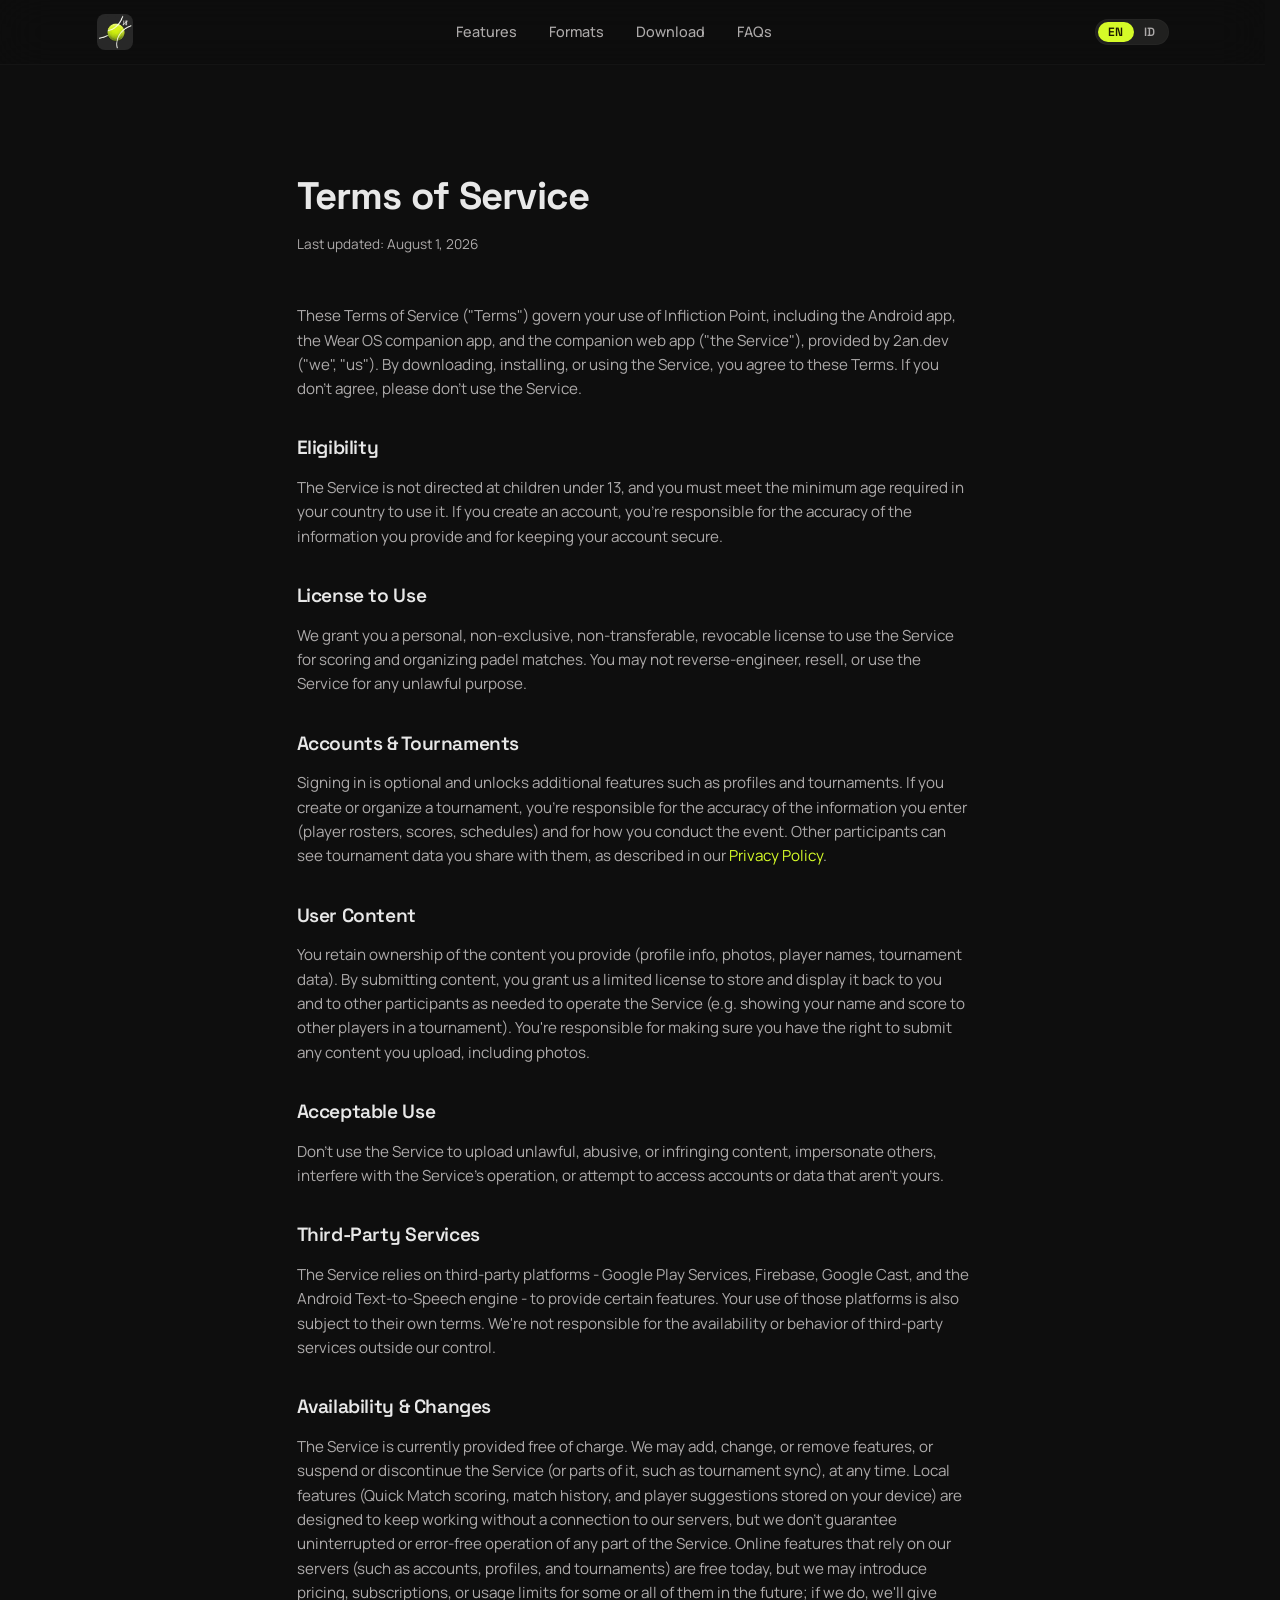
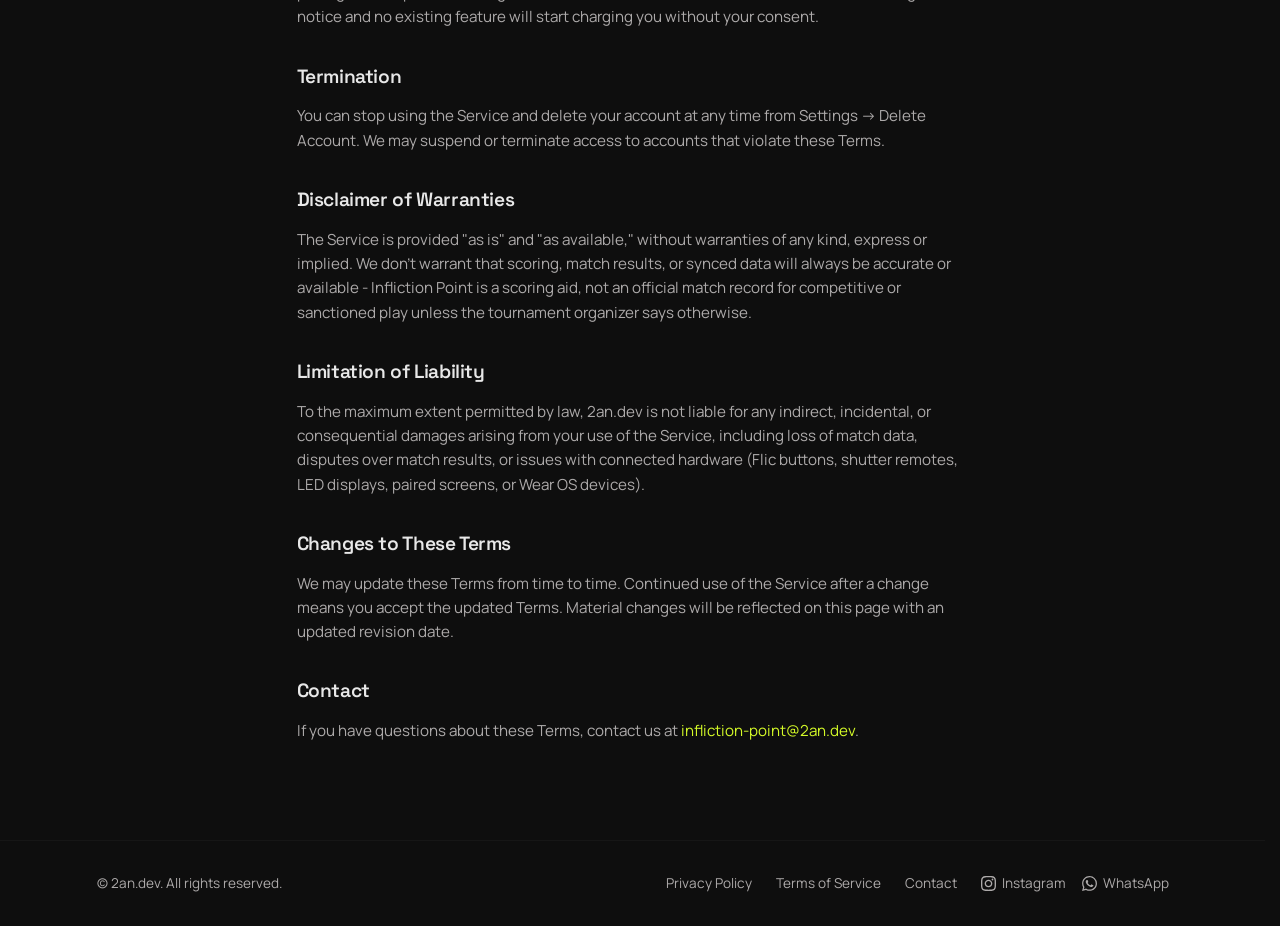
<file: terms.html>
<!DOCTYPE html>
<html lang="en">
<head>
  <meta charset="UTF-8">
  <meta name="viewport" content="width=device-width, initial-scale=1.0">
  <title>Terms of Service - Infliction Point</title>
  <meta name="description" content="Terms of Service for Infliction Point, a padel scoreboard app for Android.">
  <link rel="icon" type="image/png" href="images/favicon.png">
  <link rel="preconnect" href="https://fonts.googleapis.com">
  <link rel="preconnect" href="https://fonts.gstatic.com" crossorigin>
  <link href="https://fonts.googleapis.com/css2?family=Manrope:wght@400;500;600&family=Space+Grotesk:wght@500;600;700&display=swap" rel="stylesheet">
  <link href="https://fonts.googleapis.com/css2?family=Material+Symbols+Outlined" rel="stylesheet">
  <link rel="stylesheet" href="css/style.css">
  <style>
    .privacy-content { max-width: 720px; margin: 0 auto; }
    .privacy-content h1 {
      font-family: var(--font-heading);
      font-size: clamp(1.8rem, 3.5vw, 2.4rem);
      font-weight: 700;
      letter-spacing: -0.02em;
      color: var(--heading-color);
      margin-bottom: 8px;
    }
    .privacy-content .last-updated {
      font-size: 0.85rem;
      margin-bottom: 48px;
    }
    .privacy-content h2 {
      font-family: var(--font-heading);
      font-size: 1.2rem;
      font-weight: 600;
      letter-spacing: -0.02em;
      color: var(--heading-color);
      margin: 32px 0 12px;
    }
    .privacy-content p { margin-bottom: 16px; font-size: 0.95rem; }
  </style>
</head>
<body>

  <!-- Nav -->
  <nav class="nav">
    <div class="container">
      <a href="index.html" class="nav-brand"><img src="images/favicon.png" alt="Infliction Point" class="nav-icon"></a>
      <ul class="nav-links">
        <li><a href="index.html#features" data-i18n="nav.features">Features</a></li>
        <li><a href="index.html#formats" data-i18n="nav.formats">Formats</a></li>
        <li><a href="index.html#download" data-i18n="nav.download">Download</a></li>
        <li><a href="faqs.html" data-i18n="nav.faqs">FAQs</a></li>
      </ul>
      <div class="nav-end">
        <div class="lang-toggle" role="group" aria-label="Language">
          <button class="lang-btn active" data-lang="en" aria-pressed="true">EN</button>
          <button class="lang-btn" data-lang="id" aria-pressed="false">ID</button>
        </div>
        <button class="nav-hamburger" aria-label="Toggle menu" aria-expanded="false">
          <span></span><span></span><span></span>
        </button>
      </div>
    </div>
  </nav>

  <!-- Terms of Service -->
  <section style="padding-top: 100px;">
    <div class="container privacy-content">
      <h1 data-i18n="terms.title">Terms of Service</h1>
      <p class="last-updated" data-i18n="terms.updated">Last updated: July 27, 2026</p>

      <p data-i18n="terms.p.intro">These Terms of Service ("Terms") govern your use of Infliction Point, including the Android app, the Wear OS companion app, and the companion web app ("the Service"), provided by 2an.dev ("we", "us"). By downloading, installing, or using the Service, you agree to these Terms. If you don't agree, please don't use the Service.</p>

      <h2 data-i18n="terms.h.eligibility">Eligibility</h2>
      <p data-i18n="terms.p.eligibility">The Service is not directed at children under 13, and you must meet the minimum age required in your country to use it. If you create an account, you're responsible for the accuracy of the information you provide and for keeping your account secure.</p>

      <h2 data-i18n="terms.h.license">License to Use</h2>
      <p data-i18n="terms.p.license">We grant you a personal, non-exclusive, non-transferable, revocable license to use the Service for scoring and organizing padel matches. You may not reverse-engineer, resell, or use the Service for any unlawful purpose.</p>

      <h2 data-i18n="terms.h.accounts">Accounts &amp; Tournaments</h2>
      <p data-i18n-html="terms.p.accounts">Signing in is optional and unlocks additional features such as profiles and tournaments. If you create or organize a tournament, you're responsible for the accuracy of the information you enter (player rosters, scores, schedules) and for how you conduct the event. Other participants can see tournament data you share with them, as described in our <a href="privacy.html">Privacy Policy</a>.</p>

      <h2 data-i18n="terms.h.content">User Content</h2>
      <p data-i18n="terms.p.content">You retain ownership of the content you provide (profile info, photos, player names, tournament data). By submitting content, you grant us a limited license to store and display it back to you and to other participants as needed to operate the Service (e.g. showing your name and score to other players in a tournament). You're responsible for making sure you have the right to submit any content you upload, including photos.</p>

      <h2 data-i18n="terms.h.conduct">Acceptable Use</h2>
      <p data-i18n="terms.p.conduct">Don't use the Service to upload unlawful, abusive, or infringing content, impersonate others, interfere with the Service's operation, or attempt to access accounts or data that aren't yours.</p>

      <h2 data-i18n="terms.h.thirdparty">Third-Party Services</h2>
      <p data-i18n="terms.p.thirdparty">The Service relies on third-party platforms - Google Play Services, Firebase, Google Cast, and the Android Text-to-Speech engine - to provide certain features. Your use of those platforms is also subject to their own terms. We're not responsible for the availability or behavior of third-party services outside our control.</p>

      <h2 data-i18n="terms.h.availability">Availability &amp; Changes</h2>
      <p data-i18n="terms.p.availability">The Service is currently provided free of charge. We may add, change, or remove features, or suspend or discontinue the Service (or parts of it, such as tournament sync), at any time. Local features (Quick Match scoring, match history, and player suggestions stored on your device) are designed to keep working without a connection to our servers, but we don't guarantee uninterrupted or error-free operation of any part of the Service. Online features that rely on our servers (such as accounts, profiles, and tournaments) are free today, but we may introduce pricing, subscriptions, or usage limits for some or all of them in the future; if we do, we'll give notice and no existing feature will start charging you without your consent.</p>

      <h2 data-i18n="terms.h.termination">Termination</h2>
      <p data-i18n="terms.p.termination">You can stop using the Service and delete your account at any time from Settings → Delete Account. We may suspend or terminate access to accounts that violate these Terms.</p>

      <h2 data-i18n="terms.h.disclaimer">Disclaimer of Warranties</h2>
      <p data-i18n="terms.p.disclaimer">The Service is provided "as is" and "as available," without warranties of any kind, express or implied. We don't warrant that scoring, match results, or synced data will always be accurate or available - Infliction Point is a scoring aid, not an official match record for competitive or sanctioned play unless the tournament organizer says otherwise.</p>

      <h2 data-i18n="terms.h.liability">Limitation of Liability</h2>
      <p data-i18n="terms.p.liability">To the maximum extent permitted by law, 2an.dev is not liable for any indirect, incidental, or consequential damages arising from your use of the Service, including loss of match data, disputes over match results, or issues with connected hardware (Flic buttons, shutter remotes, LED displays, paired screens, or Wear OS devices).</p>

      <h2 data-i18n="terms.h.changes">Changes to These Terms</h2>
      <p data-i18n="terms.p.changes">We may update these Terms from time to time. Continued use of the Service after a change means you accept the updated Terms. Material changes will be reflected on this page with an updated revision date.</p>

      <h2 data-i18n="terms.h.contact">Contact</h2>
      <p data-i18n-html="terms.p.contact">If you have questions about these Terms, contact us at <a href="mailto:infliction-point@2an.dev">infliction-point@2an.dev</a>.</p>
    </div>
  </section>

  <!-- Footer -->
  <footer class="footer">
    <div class="container">
      <span data-i18n="footer.copyright">&copy; 2an.dev. All rights reserved.</span>
      <ul class="footer-links">
        <li><a href="privacy.html" data-i18n="footer.privacy">Privacy Policy</a></li>
        <li><a href="terms.html" data-i18n="footer.terms">Terms of Service</a></li>
        <li><a href="mailto:infliction-point@2an.dev" data-i18n="footer.contact">Contact</a></li>
        <li class="footer-social"><a href="https://www.instagram.com/inflictionpoint/" target="_blank" rel="noopener" style="display:inline-flex;align-items:center;gap:6px;"><svg xmlns="http://www.w3.org/2000/svg" width="15" height="15" viewBox="0 0 24 24" fill="currentColor" aria-hidden="true"><path d="M12 2.163c3.204 0 3.584.012 4.85.07 3.252.148 4.771 1.691 4.919 4.919.058 1.265.069 1.645.069 4.849 0 3.205-.012 3.584-.069 4.849-.149 3.225-1.664 4.771-4.919 4.919-1.266.058-1.644.07-4.85.07-3.204 0-3.584-.012-4.849-.07-3.26-.149-4.771-1.699-4.919-4.92-.058-1.265-.07-1.644-.07-4.849 0-3.204.013-3.583.07-4.849.149-3.227 1.664-4.771 4.919-4.919 1.266-.057 1.645-.069 4.849-.069zm0-2.163c-3.259 0-3.667.014-4.947.072-4.358.2-6.78 2.618-6.98 6.98-.059 1.281-.073 1.689-.073 4.948 0 3.259.014 3.668.072 4.948.2 4.358 2.618 6.78 6.98 6.98 1.281.058 1.689.072 4.948.072 3.259 0 3.668-.014 4.948-.072 4.354-.2 6.782-2.618 6.979-6.98.059-1.28.073-1.689.073-4.948 0-3.259-.014-3.667-.072-4.947-.196-4.354-2.617-6.78-6.979-6.98-1.281-.059-1.69-.073-4.949-.073zm0 5.838c-3.403 0-6.162 2.759-6.162 6.162s2.759 6.163 6.162 6.163 6.162-2.759 6.162-6.163c0-3.403-2.759-6.162-6.162-6.162zm0 10.162c-2.209 0-4-1.79-4-4 0-2.209 1.791-4 4-4s4 1.791 4 4c0 2.21-1.791 4-4 4zm6.406-11.845c-.796 0-1.441.645-1.441 1.44s.645 1.44 1.441 1.44c.795 0 1.439-.645 1.439-1.44s-.644-1.44-1.439-1.44z"/></svg><span data-i18n="footer.instagram">Instagram</span></a><a href="https://wa.me/6281776911213" target="_blank" rel="noopener" style="display:inline-flex;align-items:center;gap:6px;"><svg xmlns="http://www.w3.org/2000/svg" width="15" height="15" viewBox="0 0 24 24" fill="currentColor" aria-hidden="true"><path d="M17.472 14.382c-.297-.149-1.758-.867-2.03-.967-.273-.099-.471-.148-.67.15-.197.297-.767.966-.94 1.164-.173.199-.347.223-.644.075-.297-.15-1.255-.463-2.39-1.475-.883-.788-1.48-1.761-1.653-2.059-.173-.297-.018-.458.13-.606.134-.133.298-.347.446-.52.149-.174.198-.298.298-.497.099-.198.05-.371-.025-.52-.075-.149-.669-1.612-.916-2.207-.242-.579-.487-.5-.669-.51-.173-.008-.371-.01-.57-.01-.198 0-.52.074-.792.372-.272.297-1.04 1.016-1.04 2.479 0 1.462 1.065 2.875 1.213 3.074.149.198 2.096 3.2 5.077 4.487.709.306 1.262.489 1.694.625.712.227 1.36.195 1.871.118.571-.085 1.758-.719 2.006-1.413.248-.694.248-1.289.173-1.413-.074-.124-.272-.198-.57-.347m-5.421 7.403h-.004a9.87 9.87 0 01-5.031-1.378l-.361-.214-3.741.982.998-3.648-.235-.374a9.86 9.86 0 01-1.51-5.26c.001-5.45 4.436-9.884 9.888-9.884 2.64 0 5.122 1.03 6.988 2.898a9.825 9.825 0 012.893 6.994c-.003 5.45-4.437 9.884-9.885 9.884m8.413-18.297A11.815 11.815 0 0012.05 0C5.495 0 .16 5.335.157 11.892c0 2.096.547 4.142 1.588 5.945L.057 24l6.305-1.654a11.882 11.882 0 005.683 1.448h.005c6.554 0 11.89-5.335 11.893-11.893a11.821 11.821 0 00-3.48-8.413z"/></svg><span data-i18n="footer.whatsapp">WhatsApp</span></a></li>
      </ul>
    </div>
  </footer>

  <script src="js/main.js"></script>
  <script src="js/i18n.js"></script>
</body>
</html>
</file>
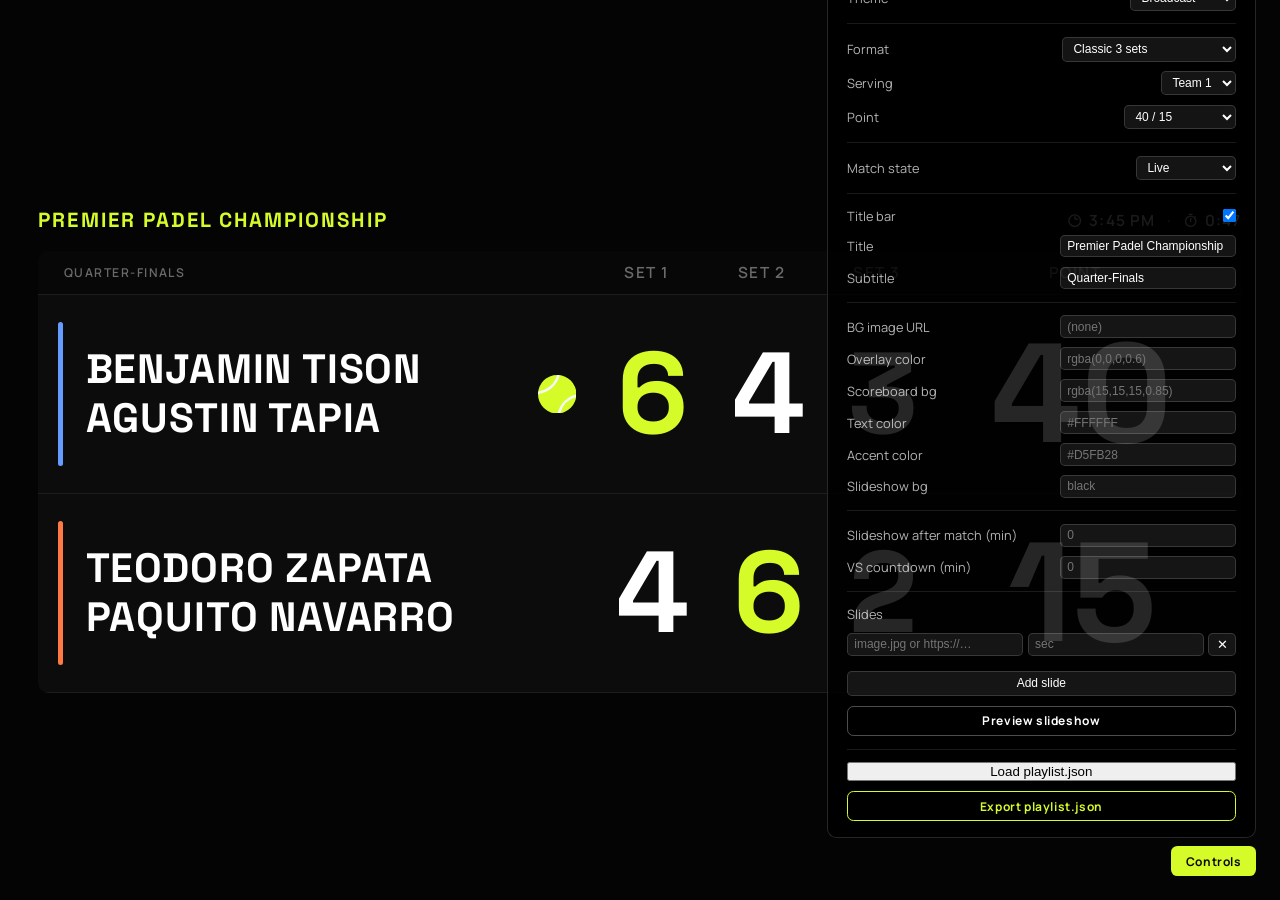
<file: cast/mockup.html>
<!DOCTYPE html>
<html lang="en">
<head>
  <meta charset="UTF-8">
  <meta name="viewport" content="width=device-width, initial-scale=1.0">
  <title>Cast Receiver Mockup</title>
  <link rel="preconnect" href="https://fonts.googleapis.com">
  <link rel="preconnect" href="https://fonts.gstatic.com" crossorigin>
  <link href="https://fonts.googleapis.com/css2?family=Manrope:wght@400;500;600&family=Space+Grotesk:wght@500;600;700&display=swap" rel="stylesheet">
  <link rel="stylesheet" href="receiver.css">
  <style>
    /* Mockup controls overlay */
    #controls {
      position: fixed;
      bottom: 1.5rem;
      right: 1.5rem;
      z-index: 9999;
      display: flex;
      flex-direction: column;
      gap: 0.5rem;
      align-items: flex-end;
    }
    #controls-panel {
      background: rgba(0,0,0,0.85);
      border: 1px solid rgba(255,255,255,0.15);
      border-radius: 0.6rem;
      padding: 1rem 1.2rem;
      display: flex;
      flex-direction: column;
      gap: 0.6rem;
      font-family: 'Manrope', sans-serif;
      font-size: 0.8rem;
      color: rgba(255,255,255,0.7);
      min-width: 200px;
    }
    #controls-panel label {
      display: flex;
      align-items: center;
      justify-content: space-between;
      gap: 0.8rem;
    }
    #controls-panel select, #controls-panel input[type=range], #controls-panel input[type=text], #controls-panel input[type=number] {
      background: rgba(255,255,255,0.08);
      border: 1px solid rgba(255,255,255,0.15);
      border-radius: 0.3rem;
      color: #fff;
      padding: 0.2rem 0.4rem;
      font-size: 0.75rem;
      cursor: pointer;
    }
    #controls-panel input[type=text], #controls-panel input[type=number] {
      width: 11rem;
      cursor: text;
    }
    #controls-panel input[type=checkbox] { cursor: pointer; }
    .slide-row {
      display: flex;
      align-items: center;
      gap: 0.3rem;
      margin-bottom: 0.3rem;
    }
    .slide-row input.slide-src { flex: 1; width: auto; }
    .slide-row input.slide-dur { width: 3.5rem; }
    .slide-row button {
      background: rgba(255,255,255,0.08);
      border: 1px solid rgba(255,255,255,0.15);
      border-radius: 0.3rem;
      color: #fff;
      cursor: pointer;
      padding: 0.2rem 0.45rem;
    }
    #btn-add-slide {
      background: rgba(255,255,255,0.08);
      border: 1px solid rgba(255,255,255,0.15);
      border-radius: 0.3rem;
      color: #fff;
      cursor: pointer;
      padding: 0.3rem 0.5rem;
      font-size: 0.75rem;
    }
    .ctrl-sep {
      height: 1px;
      background: rgba(255,255,255,0.1);
      margin: 0.2rem 0;
    }
    #toggle-btn {
      background: #D5FB28;
      color: #0a0a0a;
      border: none;
      border-radius: 0.4rem;
      padding: 0.4rem 0.9rem;
      font-family: 'Manrope', sans-serif;
      font-size: 0.75rem;
      font-weight: 700;
      cursor: pointer;
      letter-spacing: 0.05em;
      align-self: flex-end;
    }
    #btn-export {
      background: transparent;
      color: #D5FB28;
      border: 1px solid #D5FB28;
      border-radius: 0.4rem;
      padding: 0.35rem 0.9rem;
      font-family: 'Manrope', sans-serif;
      font-size: 0.75rem;
      font-weight: 700;
      cursor: pointer;
      letter-spacing: 0.05em;
      width: 100%;
    }
    #btn-preview {
      background: transparent;
      color: #fff;
      border: 1px solid rgba(255,255,255,0.3);
      border-radius: 0.4rem;
      padding: 0.35rem 0.9rem;
      font-family: 'Manrope', sans-serif;
      font-size: 0.75rem;
      font-weight: 700;
      cursor: pointer;
      letter-spacing: 0.05em;
      width: 100%;
    }
    #slideshow-preview {
      position: fixed;
      inset: 0;
      z-index: 1000;
      background: black;
      cursor: pointer;
    }
    #slideshow-preview #slide-video {
      width: 100%;
      height: 100%;
      object-fit: contain;
      position: absolute;
      top: 0;
      left: 0;
      background: black;
    }
    #slideshow-preview-hint {
      position: absolute;
      bottom: 1.5rem;
      left: 50%;
      transform: translateX(-50%);
      z-index: 2;
      color: rgba(255,255,255,0.6);
      font-family: 'Manrope', sans-serif;
      font-size: 0.8rem;
      letter-spacing: 0.05em;
      pointer-events: none;
    }
  </style>
</head>
<body>

  <!-- Slideshow preview overlay -->
  <div id="slideshow-preview" class="hidden">
    <div id="slideshow">
      <img id="slide-img-a" class="slide-img">
      <img id="slide-img-b" class="slide-img">
      <video id="slide-video" class="hidden" muted playsinline></video>
    </div>
    <div id="slideshow-preview-hint">Click to stop preview</div>
  </div>

  <!-- Default (split-panel) theme -->
  <div id="scoreboard" class="hidden">
    <div id="team1" class="team-panel team1-bg">
      <div id="serve1" class="serve-ball"></div>
      <div id="score-container1" class="score-container">
        <div id="points1" class="points">40</div>
      </div>
      <div id="medal1" class="medal hidden"><img src="trophy.svg" class="trophy-img"></div>
      <div id="label1" class="team-label-pill team1-pill">Benjamin / Tison</div>
    </div>
    <div id="badge" class="badge hidden">TIEBREAK</div>
    <div id="center-overlay">
      <div id="dots-row" class="dots-row"></div>
      <div id="format-label" class="format-label">CLASSIC (3 SETS)</div>
      <div id="score-row-1" class="score-row large">
        <span class="score-team1">1</span>
        <span class="score-separator">·</span>
        <span class="score-team2">0</span>
      </div>
      <div id="score-row-label" class="score-row-label">Games to 5</div>
      <div id="score-row-2" class="score-row large">
        <span class="score-team1">3</span>
        <span class="score-separator">·</span>
        <span class="score-team2">2</span>
      </div>
      <div id="duration" class="duration-label">
        <svg xmlns="http://www.w3.org/2000/svg" viewBox="0 -960 960 960" class="duration-icon" fill="currentColor">
          <path d="M480-80q-83 0-156-31.5T197-197q-54-54-85.5-127T80-480q0-83 31.5-156T197-763q54-54 127-85.5T480-880q83 0 156 31.5T763-763q54 54 85.5 127T880-480q0 83-31.5 156T763-197q-54 54-127 85.5T480-80Zm0-80q134 0 227-93t93-227q0-134-93-227t-227-93q-134 0-227 93t-93 227q0 134 93 227t227 93Zm-20-420v-200h80v160h160v80H460Z"/>
        </svg>
        <span>3:45 PM</span>
        <span class="duration-separator">·</span>
        <svg xmlns="http://www.w3.org/2000/svg" viewBox="0 -960 960 960" class="duration-icon" fill="currentColor">
          <path d="M360-840v-80h240v80H360Zm80 440h80v-240h-80v240Zm-99.5 291.5Q275-137 226-186t-77.5-114.5Q120-366 120-440t28.5-139.5Q177-645 226-694t114.5-77.5Q406-800 480-800q62 0 119 20t107 58l56-56 56 56-56 56q38 50 58 107t20 119q0 74-28.5 139.5T734-186q-49 49-114.5 77.5T480-80q-74 0-139.5-28.5ZM678-242q82-82 82-198t-82-198q-82-82-198-82t-198 82q-82 82-82 198t82 198q82 82 198 82t198-82ZM480-440Z"/>
        </svg>
        <span>0:47</span>
      </div>
    </div>
    <div id="team2" class="team-panel team2-bg">
      <div id="serve2" class="serve-ball hidden"></div>
      <div id="score-container2" class="score-container">
        <div id="points2" class="points">15</div>
      </div>
      <div id="medal2" class="medal hidden"><img src="trophy.svg" class="trophy-img"></div>
      <div id="label2" class="team-label-pill team2-pill">Teodoro / Zapata</div>
    </div>
  </div>

  <!-- Broadcast theme -->
  <div id="scoreboard-broadcast" class="hidden">
    <div class="bc-bg-image"></div>
    <div class="bc-bg-overlay"></div>
    <div class="bc-layout">
      <div class="bc-top-row">
        <div id="bc-header" class="bc-header">
          <span id="bc-title" class="bc-title">Premier Padel Championship</span>
        </div>
        <div id="bc-duration" class="bc-duration">
          <svg xmlns="http://www.w3.org/2000/svg" viewBox="0 -960 960 960" class="bc-duration-icon" fill="currentColor">
            <path d="M480-80q-83 0-156-31.5T197-197q-54-54-85.5-127T80-480q0-83 31.5-156T197-763q54-54 127-85.5T480-880q83 0 156 31.5T763-763q54 54 85.5 127T880-480q0 83-31.5 156T763-197q-54 54-127 85.5T480-80Zm0-80q134 0 227-93t93-227q0-134-93-227t-227-93q-134 0-227 93t-93 227q0 134 93 227t227 93Zm-20-420v-200h80v160h160v80H460Z"/>
          </svg>
          <span>3:45 PM</span>
          <span class="bc-duration-separator">·</span>
          <svg xmlns="http://www.w3.org/2000/svg" viewBox="0 -960 960 960" class="bc-duration-icon" fill="currentColor">
            <path d="M360-840v-80h240v80H360Zm80 440h80v-240h-80v240Zm-99.5 291.5Q275-137 226-186t-77.5-114.5Q120-366 120-440t28.5-139.5Q177-645 226-694t114.5-77.5Q406-800 480-800q62 0 119 20t107 58l56-56 56 56-56 56q38 50 58 107t20 119q0 74-28.5 139.5T734-186q-49 49-114.5 77.5T480-80q-74 0-139.5-28.5ZM678-242q82-82 82-198t-82-198q-82-82-198-82t-198 82q-82 82-82 198t82 198q82 82 198 82t198-82ZM480-440Z"/>
          </svg>
          <span id="bc-duration-text">0:47</span>
        </div>
      </div>
      <div class="bc-table-wrapper">
      <div class="bc-table">
        <div class="bc-col-header-row">
          <div class="bc-name-header" id="bc-col-label">Quarter-Finals</div>
          <div id="bc-set-headers" class="bc-set-headers"></div>
          <div id="bc-point-header" class="bc-point-header">POINT</div>
        </div>
        <div class="bc-divider"></div>
        <div class="bc-row">
          <div id="bc-strip1" class="bc-team-strip team1"></div>
          <div id="bc-names1" class="bc-names-cell"></div>
          <div id="bc-serve1" class="bc-serve-ball"><svg xmlns="http://www.w3.org/2000/svg" viewBox="0 0 69.447 69.447"><path fill="var(--bc-accent-color, #D5FB28)" d="M69.439,34.724a34.719,34.719 0,1 1,-34.72 -34.724A34.724,34.724 0,0 1,69.439 34.724Z"/><path fill="#F7F7F7" d="M39.375,0.345a35.139,35.139 0,0 0,-4.61 -0.344,41.069 41.069,0 0,1 -34.369,29.735 34.3,34.3 0,0 0,-0.381 4.635l0.183,-0.026A45.921,45.921 0,0 0,39.347 0.464ZM69.096,35.037a45.487,45.487 0,0 0,-33.488 34.054l-0.071,0.313a34.54,34.54 0,0 0,4.818 -0.455,41.218 41.218,0 0,1 28.686,-29.194 36.059,36.059 0,0 0,0.388 -4.8Z"/></svg></div>
          <div id="bc-sets1" class="bc-sets-cell"></div>
          <div id="bc-point-cell1" class="bc-point-cell serving">
            <div class="bc-trophy hidden"><img src="trophy.svg" class="trophy-img"></div>
            <div id="bc-star1" class="bc-star hidden">★</div>
            <span class="bc-points">40</span>
          </div>
        </div>
        <div class="bc-divider"></div>
        <div class="bc-row">
          <div id="bc-strip2" class="bc-team-strip team2"></div>
          <div id="bc-names2" class="bc-names-cell"></div>
          <div id="bc-serve2" class="bc-serve-ball hidden"><svg xmlns="http://www.w3.org/2000/svg" viewBox="0 0 69.447 69.447"><path fill="var(--bc-accent-color, #D5FB28)" d="M69.439,34.724a34.719,34.719 0,1 1,-34.72 -34.724A34.724,34.724 0,0 1,69.439 34.724Z"/><path fill="#F7F7F7" d="M39.375,0.345a35.139,35.139 0,0 0,-4.61 -0.344,41.069 41.069,0 0,1 -34.369,29.735 34.3,34.3 0,0 0,-0.381 4.635l0.183,-0.026A45.921,45.921 0,0 0,39.347 0.464ZM69.096,35.037a45.487,45.487 0,0 0,-33.488 34.054l-0.071,0.313a34.54,34.54 0,0 0,4.818 -0.455,41.218 41.218,0 0,1 28.686,-29.194 36.059,36.059 0,0 0,0.388 -4.8Z"/></svg></div>
          <div id="bc-sets2" class="bc-sets-cell"></div>
          <div id="bc-point-cell2" class="bc-point-cell">
            <div class="bc-trophy hidden"><img src="trophy.svg" class="trophy-img"></div>
            <div id="bc-star2" class="bc-star hidden">★</div>
            <span class="bc-points">15</span>
          </div>
        </div>
        <div class="bc-divider"></div>
      </div>
      <div id="bc-badge" class="bc-badge hidden"></div>
      </div>
    </div>
  </div>

  <!-- VS Preview -->
  <div id="vs-screen" class="hidden">
    <div id="vs-default-layout" class="hidden">
      <div class="vs-panel vs-panel-team1">
        <div id="vs-names1-default" class="vs-names"></div>
      </div>
      <div class="vs-center-default">
        <span class="vs-label-default">VS</span>
      </div>
      <div class="vs-center-ad hidden">
        <img id="vs-ad-a" class="vs-ad-img">
        <img id="vs-ad-b" class="vs-ad-img">
      </div>
      <div class="vs-panel vs-panel-team2">
        <div id="vs-names2-default" class="vs-names"></div>
      </div>
    </div>
    <div id="vs-broadcast-layout" class="hidden">
      <div class="bc-bg-image"></div>
      <div class="bc-bg-overlay"></div>
      <div class="vs-bc-outer">
        <div class="vs-bc-ad hidden">
          <img id="vs-ad-bc-a" class="vs-ad-img">
          <img id="vs-ad-bc-b" class="vs-ad-img">
        </div>
        <div id="vs-bc-header" class="bc-header hidden">
          <span id="vs-bc-title" class="bc-title"></span>
          <span id="vs-bc-subtitle" class="vs-bc-subtitle"></span>
        </div>
        <div class="vs-bc-layout">
          <div class="vs-bc-team">
            <div class="bc-team-strip team1"></div>
            <div id="vs-names1-broadcast" class="vs-bc-names"></div>
          </div>
          <div class="vs-bc-vs">VS</div>
          <div class="vs-bc-team">
            <div class="bc-team-strip team2"></div>
            <div id="vs-names2-broadcast" class="vs-bc-names"></div>
          </div>
        </div>
      </div>
    </div>
    <div id="vs-countdown" class="vs-countdown hidden">
      <span class="vs-countdown-label">STARTS IN</span>
      <span id="vs-countdown-time" class="vs-countdown-time">--:--</span>
    </div>
  </div>

  <!-- Controls -->
  <div id="controls">
    <div id="controls-panel">
      <label>Theme
        <select id="sel-theme">
          <option value="broadcast">Broadcast</option>
          <option value="default">Default (split)</option>
        </select>
      </label>
      <div class="ctrl-sep"></div>
      <label>Format
        <select id="sel-format">
          <option value="classic3">Classic 3 sets</option>
          <option value="classic2mtb">Classic 2 sets + Super TB</option>
          <option value="classic1">Classic 1 set</option>
          <option value="total">Total Games</option>
          <option value="fixed">Fixed Point</option>
        </select>
      </label>
      <label>Serving
        <select id="sel-serve">
          <option value="1">Team 1</option>
          <option value="2">Team 2</option>
        </select>
      </label>
      <label>Point
        <select id="sel-point">
          <option value="0/15">0 / 15</option>
          <option value="15/30">15 / 30</option>
          <option value="30/40">30 / 40</option>
          <option value="40/15" selected>40 / 15</option>
          <option value="AD/-">AD / –</option>
          <option value="40/40">Deuce (40/40)</option>
          <option value="★/★">Star Point</option>
        </select>
      </label>
      <div class="ctrl-sep"></div>
      <label>Match state
        <select id="sel-state">
          <option value="live">Live</option>
          <option value="won1">Team 1 won</option>
          <option value="won2">Team 2 won</option>
          <option value="draw">Draw</option>
          <option value="vs">VS Preview</option>
        </select>
      </label>
      <div class="ctrl-sep"></div>
      <label>Title bar <input type="checkbox" id="chk-title" checked></label>
      <label>Title
        <input type="text" id="inp-title" value="Premier Padel Championship">
      </label>
      <label>Subtitle
        <input type="text" id="inp-subtitle" value="Quarter-Finals">
      </label>
      <div class="ctrl-sep"></div>
      <label>BG image URL
        <input type="text" id="inp-bg-url" placeholder="(none)">
      </label>
      <label>Overlay color
        <input type="text" id="inp-bg-color" placeholder="rgba(0,0,0,0.6)">
      </label>
      <label>Scoreboard bg
        <input type="text" id="inp-sb-color" placeholder="rgba(15,15,15,0.85)">
      </label>
      <label>Text color
        <input type="text" id="inp-text-color" placeholder="#FFFFFF">
      </label>
      <label>Accent color
        <input type="text" id="inp-accent-color" placeholder="#D5FB28">
      </label>
      <label>Slideshow bg
        <input type="text" id="inp-slide-bg" placeholder="black">
      </label>
      <div class="ctrl-sep"></div>
      <label>Slideshow after match (min)
        <input type="number" id="inp-match-delay" min="0" placeholder="0">
      </label>
      <label>VS countdown (min)
        <input type="number" id="inp-vs-countdown" min="0" step="0.5" placeholder="0">
      </label>
      <div class="ctrl-sep"></div>
      <label>Slides</label>
      <div id="slides-editor"></div>
      <button id="btn-add-slide" type="button">Add slide</button>
      <button id="btn-preview" type="button">Preview slideshow</button>
      <div class="ctrl-sep"></div>
      <button id="btn-import" type="button">Load playlist.json</button>
      <input type="file" id="inp-import-file" accept="application/json,.json" style="display:none">
      <button id="btn-export">Export playlist.json</button>
    </div>
    <button id="toggle-btn" onclick="document.getElementById('controls-panel').style.display = document.getElementById('controls-panel').style.display === 'none' ? '' : 'none'">Controls</button>
  </div>

<script>
'use strict';

// --- Mock data ---

var TEAMS = [
  { names: ['Benjamin Tison', 'Agustin Tapia'] },
  { names: ['Teodoro Zapata', 'Paquito Navarro'] }
];

var FORMATS = {
  classic3: {
    label: 'CLASSIC (3 SETS)',
    sets: [
      { g1: 6, g2: 4, winner: 'TEAM_1' },
      { g1: 4, g2: 6, winner: 'TEAM_2' },
      { g1: 3, g2: 2, winner: null }
    ],
    bestOfSets: 3,
    currentSet: 2
  },
  classic2mtb: {
    label: 'CLASSIC (2 SETS)',
    sets: [
      { g1: 6, g2: 4, winner: 'TEAM_1' },
      { g1: 3, g2: 6, winner: 'TEAM_2' },
      { g1: 11, g2: 9, winner: 'TEAM_1', mtb: true }
    ],
    bestOfSets: 2,
    currentSet: 2
  },
  classic1: {
    label: 'GAMES (5)',
    sets: [{ g1: 3, g2: 2, winner: null }],
    bestOfSets: 1,
    currentSet: 0
  },
  total: {
    label: 'TOTAL GAMES',
    sets: [
      { g1: 1, g2: 0, winner: 'TEAM_1' },
      { g1: 0, g2: 1, winner: 'TEAM_2' },
      { g1: 1, g2: 0, winner: 'TEAM_1' },
      { g1: 0, g2: 0, winner: null }
    ],
    bestOfSets: null,
    currentSet: 3,
    totalGames: 6
  },
  fixed: {
    label: '21 POINTS',
    sets: [{ g1: 11, g2: 9, winner: null }],
    bestOfSets: null,
    currentSet: 0
  }
};

// --- Element refs (broadcast) ---

var bcNames1 = document.getElementById('bc-names1');
var bcNames2 = document.getElementById('bc-names2');
var bcSets1 = document.getElementById('bc-sets1');
var bcSets2 = document.getElementById('bc-sets2');
var bcSetHeaders = document.getElementById('bc-set-headers');
var bcPointCell1 = document.getElementById('bc-point-cell1');
var bcPointCell2 = document.getElementById('bc-point-cell2');
var bcBadge = document.getElementById('bc-badge');
var bcBroadcast = document.getElementById('scoreboard-broadcast');
var bcHeader = document.getElementById('bc-header');

// --- Render ---

function renderNames(el, names) {
  el.innerHTML = '';
  names.forEach(function(n) {
    var d = document.createElement('div');
    d.className = 'bc-name';
    d.textContent = n;
    el.appendChild(d);
  });
}

function renderSetCols(fmt, fmtKey, matchWinner) {
  bcSetHeaders.innerHTML = '';
  bcSets1.innerHTML = '';
  bcSets2.innerHTML = '';

  function hdr(t) {
    var el = document.createElement('div');
    el.className = 'bc-set-header-cell';
    el.textContent = t;
    bcSetHeaders.appendChild(el);
  }
  function score(container, val, cls) {
    var el = document.createElement('div');
    el.className = 'bc-set-score' + (cls ? ' ' + cls : '');
    el.textContent = val;
    container.appendChild(el);
  }

  if (fmtKey === 'fixed') return;

  if (fmtKey === 'classic3' || fmtKey === 'classic2mtb') {
    fmt.sets.forEach(function(s, i) {
      hdr('Set ' + (i + 1));
      var effectiveWinner = s.winner || (matchWinner && i === fmt.currentSet ? matchWinner : null);
      var cls1 = effectiveWinner ? (effectiveWinner === 'TEAM_1' ? 'won' : 'lost') : '';
      var cls2 = effectiveWinner ? (effectiveWinner === 'TEAM_2' ? 'won' : 'lost') : '';
      var g1, g2;
      if (s.mtb) {
        g1 = s.winner === 'TEAM_1' ? 1 : 0;
        g2 = s.winner === 'TEAM_2' ? 1 : 0;
      } else {
        g1 = s.g1;
        g2 = s.g2;
      }
      score(bcSets1, g1, cls1);
      score(bcSets2, g2, cls2);
    });
  } else {
    hdr('GAMES');
    var g1 = fmt.sets.reduce(function(s,x){return s+x.g1;},0);
    var g2 = fmt.sets.reduce(function(s,x){return s+x.g2;},0);
    var cls1 = matchWinner ? (matchWinner === 'TEAM_1' ? 'won' : 'lost') : '';
    var cls2 = matchWinner ? (matchWinner === 'TEAM_2' ? 'won' : 'lost') : '';
    score(bcSets1, g1, cls1);
    score(bcSets2, g2, cls2);
  }
}

function getPointTexts() {
  var sel = document.getElementById('sel-point').value;
  var parts = sel.split('/');
  return [parts[0].trim(), parts[1].trim()];
}

function getServingTeam() {
  return parseInt(document.getElementById('sel-serve').value);
}

function update() {
  var theme = document.getElementById('sel-theme').value;
  var fmtKey = document.getElementById('sel-format').value;
  var state = document.getElementById('sel-state').value;
  var showTitle = document.getElementById('chk-title').checked;
  var titleVal = document.getElementById('inp-title').value;
  var subtitleVal = document.getElementById('inp-subtitle').value;
  var bgUrl = document.getElementById('inp-bg-url').value.trim();
  var bgColorVal = document.getElementById('inp-bg-color').value.trim();
  var sbColorVal = document.getElementById('inp-sb-color').value.trim();
  var textColorVal = document.getElementById('inp-text-color').value.trim();
  var accentColorVal = document.getElementById('inp-accent-color').value.trim();
  stopVsSim();
  var fmt = FORMATS[fmtKey];

  var scoreboardDefault = document.getElementById('scoreboard');
  var vsScreen = document.getElementById('vs-screen');
  var vsDefaultLayout = document.getElementById('vs-default-layout');
  var vsBroadcastLayout = document.getElementById('vs-broadcast-layout');
  var mockBg = bgUrl ? "url('" + bgUrl + "')" : 'none';

  // VS Preview state — works for both themes
  if (state === 'vs') {
    scoreboardDefault.classList.add('hidden');
    bcBroadcast.classList.add('hidden');
    vsScreen.classList.remove('hidden');
    // Ad mode always uses the split-theme design (side rails + center ad), even for broadcast.
    var adMode = Number(document.getElementById('inp-vs-countdown').value) > 0;
    var isBc = (theme === 'broadcast') && !adMode;
    vsDefaultLayout.classList.toggle('hidden', isBc);
    vsBroadcastLayout.classList.toggle('hidden', !isBc);
    function renderVsNames(el, names, cls) {
      el.innerHTML = '';
      names.split(' / ').forEach(function(n) {
        var d = document.createElement('div'); d.className = cls; d.textContent = n; el.appendChild(d);
      });
    }
    renderVsNames(document.getElementById('vs-names1-default'), TEAMS[0].names.join(' / '), 'vs-name');
    renderVsNames(document.getElementById('vs-names2-default'), TEAMS[1].names.join(' / '), 'vs-name');
    renderVsNames(document.getElementById('vs-names1-broadcast'), TEAMS[0].names.join(' / '), 'bc-name');
    renderVsNames(document.getElementById('vs-names2-broadcast'), TEAMS[1].names.join(' / '), 'bc-name');
    if (isBc) {
      var vsBgLayer = vsBroadcastLayout.querySelector('.bc-bg-image');
      if (vsBgLayer) {
        if (!bgUrl || bgUrl === 'none') {
          vsBgLayer.classList.remove('loaded');
          vsBgLayer.style.backgroundImage = 'none';
        } else {
          vsBgLayer.classList.remove('loaded');
          vsBgLayer.style.backgroundImage = mockBg;
          requestAnimationFrame(function() { vsBgLayer.classList.add('loaded'); });
        }
      }
      var vsOverlay = vsBroadcastLayout.querySelector('.bc-bg-overlay');
      if (vsOverlay) vsOverlay.style.background = bgColorVal || '';
      if (textColorVal) vsBroadcastLayout.style.setProperty('--bc-text-color', textColorVal);
      else vsBroadcastLayout.style.removeProperty('--bc-text-color');
      if (accentColorVal) vsBroadcastLayout.style.setProperty('--bc-accent-color', accentColorVal);
      else vsBroadcastLayout.style.removeProperty('--bc-accent-color');
      var vsLayout = vsBroadcastLayout.querySelector('.vs-bc-layout');
      if (vsLayout) vsLayout.style.background = sbColorVal || '';
      var vsBcHeader = document.getElementById('vs-bc-header');
      if (showTitle) {
        document.getElementById('vs-bc-title').textContent = titleVal;
        document.getElementById('vs-bc-subtitle').textContent = subtitleVal;
        vsBcHeader.classList.remove('hidden');
      } else {
        vsBcHeader.classList.add('hidden');
      }
    }
    startVsSim(false);
    // Broadcast theme: line-beside-name rails instead of solid team-color fill.
    vsDefaultLayout.classList.toggle('bc-rails', adMode && theme === 'broadcast');
    // Player rails, countdown bar, and ad slot (incl. letterbox) use the slideshow bg color in ad mode.
    var slideBg = adMode ? (document.getElementById('inp-slide-bg').value.trim() || 'black') : '';
    vsScreen.style.background = slideBg;
    document.getElementById('vs-countdown').style.background = slideBg;
    ['vs-ad-a','vs-ad-b','vs-ad-bc-a','vs-ad-bc-b'].forEach(function(id) {
      var el = document.getElementById(id); if (el) el.style.background = slideBg;
    });
    [document.querySelector('.vs-center-ad'), document.querySelector('.vs-bc-ad')].forEach(function(el) {
      if (el) el.style.background = slideBg;
    });
    // Countdown text + bar line use the configured accent color.
    var cdAccent = adMode ? (document.getElementById('inp-accent-color').value.trim()) : '';
    var cdEl = document.getElementById('vs-countdown');
    if (cdAccent) cdEl.style.setProperty('--vs-accent', cdAccent);
    else cdEl.style.removeProperty('--vs-accent');
    return;
  }

  vsScreen.classList.add('hidden');

  // Toggle themes
  var isDefault = theme === 'default';
  scoreboardDefault.classList.toggle('hidden', !isDefault);
  bcBroadcast.classList.toggle('hidden', isDefault);

  // Default theme: update badge + points
  if (isDefault) {
    var defaultBadge = document.getElementById('badge');
    var pts1 = document.getElementById('points1');
    var pts2 = document.getElementById('points2');
    var med1 = document.getElementById('medal1');
    var med2 = document.getElementById('medal2');
    var sc1 = document.getElementById('score-container1');
    var sc2 = document.getElementById('score-container2');
    var sv1 = document.getElementById('serve1');
    var sv2 = document.getElementById('serve2');

    defaultBadge.classList.add('hidden');
    defaultBadge.textContent = '';
    med1.classList.add('hidden'); med2.classList.add('hidden');
    sc1.style.display = ''; sc2.style.display = '';

    var serving = getServingTeam();
    sv1.classList.toggle('hidden', serving !== 1);
    sv2.classList.toggle('hidden', serving !== 2);

    if (state === 'won1') {
      sc1.style.display = 'none';
      med1.classList.remove('hidden');
      pts2.textContent = '';
    } else if (state === 'won2') {
      sc2.style.display = 'none';
      med2.classList.remove('hidden');
      pts1.textContent = '';
    } else if (state === 'draw') {
      pts1.textContent = '-'; pts2.textContent = '-';
      defaultBadge.textContent = 'DRAW';
      defaultBadge.classList.remove('hidden');
    } else {
      var pointSel = document.getElementById('sel-point').value;
      if (pointSel === '★/★') {
        pts1.textContent = '★'; pts2.textContent = '★';
        defaultBadge.textContent = 'STAR POINT';
        defaultBadge.classList.remove('hidden');
      } else if (pointSel === '40/40') {
        pts1.textContent = '40'; pts2.textContent = '40';
        defaultBadge.textContent = 'DEUCE';
        defaultBadge.classList.remove('hidden');
      } else if (pointSel === 'AD/-') {
        pts1.textContent = 'AD'; pts2.textContent = '';
      } else {
        var p = pointSel.split('/');
        pts1.textContent = p[0].trim(); pts2.textContent = p[1].trim();
      }
    }
    return;
  }

  // Background
  var bcBgLayer = bcBroadcast.querySelector('.bc-bg-image');
  if (bcBgLayer) {
    if (!bgUrl || bgUrl === 'none') {
      bcBgLayer.classList.remove('loaded');
      bcBgLayer.style.backgroundImage = 'none';
    } else {
      bcBgLayer.classList.remove('loaded');
      bcBgLayer.style.backgroundImage = mockBg;
      requestAnimationFrame(function() { bcBgLayer.classList.add('loaded'); });
    }
  }
  var bcOverlay = bcBroadcast.querySelector('.bc-bg-overlay');
  if (bcOverlay) bcOverlay.style.background = bgColorVal || '';
  var bcTable = bcBroadcast.querySelector('.bc-table');
  if (bcTable) bcTable.style.background = sbColorVal || '';
  if (textColorVal) bcBroadcast.style.setProperty('--bc-text-color', textColorVal);
  else bcBroadcast.style.removeProperty('--bc-text-color');
  if (accentColorVal) bcBroadcast.style.setProperty('--bc-accent-color', accentColorVal);
  else bcBroadcast.style.removeProperty('--bc-accent-color');

  // Title bar
  bcHeader.classList.toggle('hidden', !showTitle);
  document.getElementById('bc-title').textContent = titleVal;
  document.getElementById('bc-col-label').textContent = showTitle ? subtitleVal : '';

  // Names + strips (row1 = team1, row2 = team2 in mockup — no swap control)
  renderNames(bcNames1, TEAMS[0].names);
  renderNames(bcNames2, TEAMS[1].names);
  document.getElementById('bc-strip1').className = 'bc-team-strip team1';
  document.getElementById('bc-strip2').className = 'bc-team-strip team2';

  // Set columns
  var matchWinner = state === 'won1' ? 'TEAM_1' : state === 'won2' ? 'TEAM_2' : null;
  renderSetCols(fmt, fmtKey, matchWinner);
  document.getElementById('bc-point-header').style.visibility = matchWinner ? 'hidden' : '';

  // Point cells — reset
  bcPointCell1.classList.remove('serving');
  bcPointCell2.classList.remove('serving');
  bcBadge.classList.add('hidden');
  bcBadge.textContent = '';

  var pts1el = bcPointCell1.querySelector('.bc-points');
  var pts2el = bcPointCell2.querySelector('.bc-points');
  var trophy1 = bcPointCell1.querySelector('.bc-trophy');
  var trophy2 = bcPointCell2.querySelector('.bc-trophy');
  pts1el.classList.remove('hidden', 'advantage');
  pts2el.classList.remove('hidden', 'advantage');
  document.getElementById('bc-star1').classList.add('hidden');
  document.getElementById('bc-star2').classList.add('hidden');
  trophy1.classList.add('hidden');
  trophy2.classList.add('hidden');
  document.getElementById('bc-serve1').classList.add('hidden');
  document.getElementById('bc-serve2').classList.add('hidden');

  if (state === 'won1') {
    pts1el.classList.add('hidden');
    trophy1.classList.remove('hidden');
    pts2el.textContent = '';
  } else if (state === 'won2') {
    pts2el.classList.add('hidden');
    trophy2.classList.remove('hidden');
    pts1el.textContent = '';
  } else if (state === 'draw') {
    pts1el.textContent = '\u2014';
    pts2el.textContent = '\u2014';
    bcBadge.textContent = 'DRAW';
    bcBadge.classList.remove('hidden');
  } else {
    var pointSel = document.getElementById('sel-point').value;
    var pts = pointSel.split('/');
    var p1 = pts[0].trim();
    var p2 = pts[1].trim();

    pts1el.classList.remove('advantage');
    pts2el.classList.remove('advantage');

    if (pointSel === '★/★') {
      pts1el.classList.add('hidden');
      pts2el.classList.add('hidden');
      document.getElementById('bc-star1').classList.remove('hidden');
      document.getElementById('bc-star2').classList.remove('hidden');
      bcBadge.textContent = 'STAR POINT';
      bcBadge.classList.remove('hidden');
    } else if (pointSel === '40/40') {
      p1 = '40'; p2 = '40';
      bcBadge.textContent = 'DEUCE';
      bcBadge.classList.remove('hidden');
    } else if (pointSel === 'AD/-') {
      p1 = 'AD'; p2 = '';
      pts1el.classList.add('advantage');
    }

    if (pointSel !== '★/★') {
      pts1el.textContent = p1;
      pts2el.textContent = p2;
    }

    var serving = getServingTeam();
    document.getElementById('bc-serve1').classList.toggle('hidden', serving !== 1);
    document.getElementById('bc-serve2').classList.toggle('hidden', serving !== 2);
    if (serving === 1) bcPointCell1.classList.add('serving');
    else bcPointCell2.classList.add('serving');
  }
}

// Wire controls
['sel-theme','sel-format','sel-serve','sel-point','sel-state'].forEach(function(id) {
  document.getElementById(id).addEventListener('change', update);
});
['chk-title'].forEach(function(id) {
  document.getElementById(id).addEventListener('change', update);
});
['inp-bg-url','inp-bg-color','inp-sb-color','inp-text-color','inp-accent-color','inp-title','inp-subtitle'].forEach(function(id) {
  document.getElementById(id).addEventListener('input', update);
});

// Initial render happens after settings + slides editor are restored (see loadSettings() below).

// --- Slides editor ---
var slidesEditorEl = document.getElementById('slides-editor');
function addSlideRow(src, duration) {
  var row = document.createElement('div');
  row.className = 'slide-row';
  var srcInput = document.createElement('input');
  srcInput.type = 'text';
  srcInput.className = 'slide-src';
  srcInput.placeholder = 'image.jpg or https://…';
  if (src) srcInput.value = src;
  var durInput = document.createElement('input');
  durInput.type = 'number';
  durInput.className = 'slide-dur';
  durInput.min = '1';
  durInput.placeholder = 'sec';
  if (duration != null) durInput.value = duration;
  var removeBtn = document.createElement('button');
  removeBtn.type = 'button';
  removeBtn.textContent = '✕';
  removeBtn.addEventListener('click', function() { row.remove(); saveSettings(); });
  srcInput.addEventListener('input', saveSettings);
  durInput.addEventListener('input', saveSettings);
  row.appendChild(srcInput);
  row.appendChild(durInput);
  row.appendChild(removeBtn);
  slidesEditorEl.appendChild(row);
}
document.getElementById('btn-add-slide').addEventListener('click', function() { addSlideRow(); saveSettings(); });

// --- Slideshow preview (self-contained; mirrors receiver.js) ---
var previewEl = document.getElementById('slideshow-preview');
var slideshowBgEl = document.getElementById('slideshow');
var slideImgA = document.getElementById('slide-img-a');
var slideImgB = document.getElementById('slide-img-b');
var slideVideoEl = document.getElementById('slide-video');
var previewSlides = [];
var previewIndex = -1;
var previewTimer = null;
var previewActiveImg = null;

function isVideoSrc(src) {
  return /\.(mp4|webm|ogg)$/i.test(src);
}

function collectSlides() {
  var slides = [];
  slidesEditorEl.querySelectorAll('.slide-row').forEach(function(row) {
    var src = row.querySelector('.slide-src').value.trim();
    if (!src) return;
    var dur = Number(row.querySelector('.slide-dur').value);
    slides.push({ src: src, duration: dur > 0 ? dur : 5 });
  });
  return slides;
}

function stopPreview() {
  if (previewTimer) { clearTimeout(previewTimer); previewTimer = null; }
  try { slideVideoEl.pause(); } catch (e) {}
  slideVideoEl.removeAttribute('src');
  slideVideoEl.classList.add('hidden');
  slideImgA.classList.remove('visible'); slideImgA.removeAttribute('src');
  slideImgB.classList.remove('visible'); slideImgB.removeAttribute('src');
  previewActiveImg = null;
  previewIndex = -1;
  previewEl.classList.add('hidden');
}

function previewNextSlide() {
  if (!previewSlides.length) return;
  previewIndex = (previewIndex + 1) % previewSlides.length;
  var slide = previewSlides[previewIndex];
  if (isVideoSrc(slide.src)) {
    previewShowVideo(slide.src);
  } else {
    previewShowImage(slide.src, slide.duration);
  }
}

function previewShowImage(src, duration) {
  try { slideVideoEl.pause(); } catch (e) {}
  slideVideoEl.classList.add('hidden');

  var nextImg = (previewActiveImg === slideImgA) ? slideImgB : slideImgA;
  var prevImg = previewActiveImg;
  var preload = new Image();
  preload.onload = function() {
    nextImg.src = src;
    requestAnimationFrame(function() {
      nextImg.style.zIndex = '2';
      nextImg.classList.add('visible');
      if (prevImg) { prevImg.style.zIndex = '1'; prevImg.classList.remove('visible'); }
      previewActiveImg = nextImg;
    });
  };
  preload.onerror = function() { previewTimer = setTimeout(previewNextSlide, 1000); };
  preload.src = src;

  if (previewTimer) clearTimeout(previewTimer);
  previewTimer = setTimeout(previewNextSlide, duration * 1000);
}

function previewShowVideo(src) {
  if (previewTimer) { clearTimeout(previewTimer); previewTimer = null; }
  slideImgA.classList.remove('visible');
  slideImgB.classList.remove('visible');
  slideVideoEl.classList.remove('hidden');
  slideVideoEl.src = src;
  slideVideoEl.onended = previewNextSlide;
  slideVideoEl.onerror = function() { previewTimer = setTimeout(previewNextSlide, 1000); };
  try { slideVideoEl.play(); } catch (e) {}
}

function startPreview() {
  previewSlides = collectSlides();
  if (!previewSlides.length) { alert('Add at least one slide to preview.'); return; }
  var bg = document.getElementById('inp-slide-bg').value.trim() || 'black';
  slideshowBgEl.style.backgroundColor = bg;
  previewIndex = -1;
  previewActiveImg = null;
  previewEl.classList.remove('hidden');
  previewNextSlide();
}

document.getElementById('btn-preview').addEventListener('click', startPreview);
previewEl.addEventListener('click', stopPreview);

// --- VS countdown + center ad simulation (mirrors receiver.js) ---
var vsSimAdTimer = null;
var vsSimAdSlides = null;
var vsSimAdIndex = -1;
var vsSimAdActive = null;
var vsSimAdImgEls = null;   // active [imgA, imgB] pair for the current theme
var vsSimCountdownInt = null;

function stopVsSim() {
  if (vsSimAdTimer) { clearTimeout(vsSimAdTimer); vsSimAdTimer = null; }
  if (vsSimCountdownInt) { clearInterval(vsSimCountdownInt); vsSimCountdownInt = null; }
  vsSimAdSlides = null; vsSimAdIndex = -1; vsSimAdActive = null; vsSimAdImgEls = null;
  ['vs-ad-a','vs-ad-b','vs-ad-bc-a','vs-ad-bc-b'].forEach(function(id) {
    var img = document.getElementById(id);
    if (img) { img.classList.remove('visible'); img.removeAttribute('src'); }
  });
  var ad = document.querySelector('.vs-center-ad'); if (ad) ad.classList.add('hidden');
  var bcAd = document.querySelector('.vs-bc-ad'); if (bcAd) bcAd.classList.add('hidden');
  var cd = document.getElementById('vs-countdown'); if (cd) cd.classList.add('hidden');
  var cdTime = document.getElementById('vs-countdown-time'); if (cdTime) cdTime.classList.remove('expired');
  document.getElementById('vs-default-layout').classList.remove('with-ad', 'bc-rails');
  document.getElementById('vs-broadcast-layout').classList.remove('with-ad');
}

function vsSimNextSlide() {
  if (!vsSimAdSlides || !vsSimAdSlides.length || !vsSimAdImgEls) return;
  vsSimAdIndex = (vsSimAdIndex + 1) % vsSimAdSlides.length;
  var slide = vsSimAdSlides[vsSimAdIndex];
  var a = vsSimAdImgEls[0], b = vsSimAdImgEls[1];
  var nextImg = (vsSimAdActive === a) ? b : a;
  var prevImg = vsSimAdActive;
  var preload = new Image();
  preload.onload = function() {
    if (!vsSimAdSlides) return;
    nextImg.src = slide.src;
    requestAnimationFrame(function() {
      nextImg.style.zIndex = '2'; nextImg.classList.add('visible');
      if (prevImg) { prevImg.style.zIndex = '1'; prevImg.classList.remove('visible'); }
      vsSimAdActive = nextImg;
    });
  };
  preload.onerror = function() { if (vsSimAdSlides) vsSimAdTimer = setTimeout(vsSimNextSlide, 1000); };
  preload.src = slide.src;
  if (vsSimAdSlides.length > 1) {
    if (vsSimAdTimer) clearTimeout(vsSimAdTimer);
    vsSimAdTimer = setTimeout(function() { if (vsSimAdSlides) vsSimNextSlide(); }, (slide.duration || 10) * 1000);
  }
}

function startVsSim(isBc) {
  var minutes = Number(document.getElementById('inp-vs-countdown').value);
  if (!(minutes > 0)) return;
  // Countdown bar (both themes)
  var cd = document.getElementById('vs-countdown');
  var cdTime = document.getElementById('vs-countdown-time');
  cd.classList.remove('hidden');
  cdTime.classList.remove('expired');
  var endTs = Date.now() + minutes * 60000;
  function tick() {
    var rem = endTs - Date.now();
    if (rem <= 0) {
      cdTime.textContent = '00:00';
      cdTime.classList.add('expired');
      if (vsSimCountdownInt) { clearInterval(vsSimCountdownInt); vsSimCountdownInt = null; }
      return;
    }
    var t = Math.floor(rem / 1000), m = Math.floor(t / 60), s = t % 60;
    cdTime.textContent = (m < 10 ? '0' + m : m) + ':' + (s < 10 ? '0' + s : s);
  }
  tick();
  vsSimCountdownInt = setInterval(tick, 1000);
  // Ad slideshow — default: side rails + center slot; broadcast: 16:9 slot above shrunk card.
  var layout = document.getElementById(isBc ? 'vs-broadcast-layout' : 'vs-default-layout');
  layout.classList.add('with-ad');
  var images = collectSlides().filter(function(s) { return !isVideoSrc(s.src); });
  if (images.length) {
    vsSimAdImgEls = isBc
      ? [document.getElementById('vs-ad-bc-a'), document.getElementById('vs-ad-bc-b')]
      : [document.getElementById('vs-ad-a'), document.getElementById('vs-ad-b')];
    var container = document.querySelector(isBc ? '.vs-bc-ad' : '.vs-center-ad');
    vsSimAdSlides = images;
    vsSimAdIndex = -1;
    container.classList.remove('hidden');
    vsSimNextSlide();
  }
}

document.getElementById('btn-export').addEventListener('click', function() {
  var data = {
    theme: document.getElementById('sel-theme').value
  };
  var bgUrl = document.getElementById('inp-bg-url').value.trim();
  var bgColor = document.getElementById('inp-bg-color').value.trim();
  var sbColor = document.getElementById('inp-sb-color').value.trim();
  var textColor = document.getElementById('inp-text-color').value.trim();
  var accentColor = document.getElementById('inp-accent-color').value.trim();
  var slideBg = document.getElementById('inp-slide-bg').value.trim();
  var matchDelay = Number(document.getElementById('inp-match-delay').value);
  var vsCountdown = Number(document.getElementById('inp-vs-countdown').value);
  var title = document.getElementById('inp-title').value.trim();
  var subtitle = document.getElementById('inp-subtitle').value.trim();
  if (bgUrl) data.backgroundImage = bgUrl;
  if (bgColor) data.backgroundImageColor = bgColor;
  if (sbColor) data.scoreboardBackground = sbColor;
  if (textColor) data.textColor = textColor;
  if (accentColor) data.textColorAccent = accentColor;
  if (slideBg) data.backgroundColor = slideBg;
  if (matchDelay > 0) data.matchOverDelayMinutes = matchDelay;
  if (vsCountdown > 0) data.vsCountdownMinutes = vsCountdown;
  if (title) data.title = title;
  if (subtitle) data.subtitle = subtitle;
  var slides = [];
  slidesEditorEl.querySelectorAll('.slide-row').forEach(function(row) {
    var src = row.querySelector('.slide-src').value.trim();
    if (!src) return;
    var slide = { src: src };
    var dur = Number(row.querySelector('.slide-dur').value);
    if (dur > 0) slide.duration = dur;
    slides.push(slide);
  });
  if (slides.length) data.slides = slides;
  var blob = new Blob([JSON.stringify(data, null, 2)], { type: 'application/json' });
  var url = URL.createObjectURL(blob);
  var a = document.createElement('a');
  a.href = url;
  a.download = 'playlist.json';
  a.click();
  URL.revokeObjectURL(url);
});

// --- Import: load an existing playlist.json into the controls ---
function applyPlaylist(data) {
  function setVal(id, v) { document.getElementById(id).value = (v != null ? v : ''); }
  setVal('sel-theme', data.theme || 'default');
  setVal('inp-bg-url', data.backgroundImage);
  setVal('inp-bg-color', data.backgroundImageColor);
  setVal('inp-sb-color', data.scoreboardBackground);
  setVal('inp-text-color', data.textColor);
  setVal('inp-accent-color', data.textColorAccent);
  setVal('inp-slide-bg', data.backgroundColor);
  setVal('inp-match-delay', data.matchOverDelayMinutes);
  setVal('inp-vs-countdown', data.vsCountdownMinutes);
  setVal('inp-title', data.title);
  setVal('inp-subtitle', data.subtitle);
  document.getElementById('chk-title').checked = !!data.title;
  slidesEditorEl.innerHTML = '';
  if (data.slides && data.slides.length) {
    data.slides.forEach(function(s) { addSlideRow(s.src || '', (s.duration != null ? s.duration : null)); });
  } else {
    addSlideRow();
  }
  saveSettings();
  update();
}

document.getElementById('btn-import').addEventListener('click', function() {
  document.getElementById('inp-import-file').click();
});
document.getElementById('inp-import-file').addEventListener('change', function(e) {
  var file = e.target.files && e.target.files[0];
  if (!file) return;
  var reader = new FileReader();
  reader.onload = function() {
    var data;
    try { data = JSON.parse(reader.result); }
    catch (err) { alert('Invalid playlist.json: ' + err.message); return; }
    applyPlaylist(data);
  };
  reader.readAsText(file);
  e.target.value = ''; // allow re-loading the same file
});

// --- Persistence (survives browser refresh) ---
var STORAGE_KEY = 'ip-cast-mockup-settings';
var PERSIST_FIELDS = [
  'sel-theme','sel-format','sel-serve','sel-point','sel-state',
  'inp-title','inp-subtitle','inp-bg-url','inp-bg-color','inp-sb-color',
  'inp-text-color','inp-accent-color','inp-slide-bg','inp-match-delay','inp-vs-countdown'
];

function saveSettings() {
  var fields = {};
  PERSIST_FIELDS.forEach(function(id) { fields[id] = document.getElementById(id).value; });
  var slides = [];
  slidesEditorEl.querySelectorAll('.slide-row').forEach(function(row) {
    slides.push({ src: row.querySelector('.slide-src').value, dur: row.querySelector('.slide-dur').value });
  });
  var data = { fields: fields, titleBar: document.getElementById('chk-title').checked, slides: slides };
  try { localStorage.setItem(STORAGE_KEY, JSON.stringify(data)); } catch (e) {}
}

function loadSettings() {
  var data = null;
  try {
    var raw = localStorage.getItem(STORAGE_KEY);
    if (raw) data = JSON.parse(raw);
  } catch (e) { data = null; }

  if (data && data.fields) {
    PERSIST_FIELDS.forEach(function(id) {
      if (data.fields[id] != null) document.getElementById(id).value = data.fields[id];
    });
  }
  if (data && typeof data.titleBar === 'boolean') {
    document.getElementById('chk-title').checked = data.titleBar;
  }
  if (data && data.slides && data.slides.length) {
    data.slides.forEach(function(s) { addSlideRow(s.src, (s.dur !== '' && s.dur != null) ? s.dur : null); });
  } else {
    addSlideRow();
  }
}

// Save on any control change (selects, text/number inputs, title checkbox)
PERSIST_FIELDS.forEach(function(id) {
  var el = document.getElementById(id);
  el.addEventListener('input', saveSettings);
  el.addEventListener('change', saveSettings);
});
document.getElementById('chk-title').addEventListener('change', saveSettings);

loadSettings();
update();
</script>
</body>
</html>
</file>
<file: css/style.css>
/* ── Tokens ── */
:root {
  --electric-lime: #D5FB28;
  --electric-lime-hover: #e0fc5a;
  --court-blue: #649DFF;
  --court-blue-light: #8AB5FF;
  --clay-orange: #FF7943;
  --clay-orange-light: #FF9468;
  --deep-charcoal: #0E0E0E;
  --surface-low: #131313;
  --surface-high: #20201F;
  --on-surface-variant: #ADAAAA;
  --on-primary-dark: #4D5D00;
  --ghost-border: rgba(72, 72, 71, 0.15);
  --heading-color: #E8E8E8;
  --font-heading: 'Space Grotesk', system-ui, sans-serif;
  --font-body: 'Manrope', system-ui, sans-serif;
  --max-width: 1120px;
}

/* ── Reset ── */
*, *::before, *::after { box-sizing: border-box; margin: 0; padding: 0; }

html { scroll-behavior: smooth; scrollbar-gutter: stable; }

body {
  font-family: var(--font-body);
  background: var(--deep-charcoal);
  color: var(--on-surface-variant);
  line-height: 1.6;
  -webkit-font-smoothing: antialiased;
}

a { color: var(--electric-lime); text-decoration: none; }
a:hover { color: var(--electric-lime-hover); }

img { max-width: 100%; display: block; }

/* ── Layout ── */
.container { max-width: var(--max-width); margin: 0 auto; padding: 0 24px; }

section { padding: 80px 0; }

/* ── Nav ── */
.nav {
  position: sticky;
  top: 0;
  z-index: 100;
  background: rgba(14, 14, 14, 0.85);
  backdrop-filter: blur(24px);
  -webkit-backdrop-filter: blur(24px);
  border-bottom: 1px solid var(--ghost-border);
}

.nav .container {
  display: flex;
  align-items: center;
  justify-content: space-between;
  height: 64px;
}

.nav-brand { text-decoration: none; }

.nav-icon {
  width: 36px;
  height: 36px;
  border-radius: 8px;
}

.nav-links {
  display: flex;
  align-items: center;
  gap: 32px;
  list-style: none;
}

.nav-links a {
  color: var(--on-surface-variant);
  font-size: 0.9rem;
  font-weight: 500;
  transition: color 0.2s;
}

.nav-links a:hover { color: var(--heading-color); }

.nav-end {
  display: flex;
  align-items: center;
  gap: 8px;
}

.nav-hamburger {
  display: none;
  background: none;
  border: none;
  cursor: pointer;
  padding: 8px;
}

.nav-hamburger span {
  display: block;
  width: 24px;
  height: 2px;
  background: var(--on-surface-variant);
  margin: 6px 0;
  transition: transform 0.3s, opacity 0.3s;
}

/* ── Hero ── */
.hero {
  padding: 100px 0 80px;
  text-align: center;
}

.hero h1 {
  font-family: var(--font-heading);
  font-size: clamp(2.4rem, 5vw, 3.6rem);
  font-weight: 700;
  letter-spacing: -0.02em;
  color: var(--heading-color);
  margin-bottom: 16px;
}

.hero h1 .accent { color: var(--electric-lime); }

.hero-sub {
  display: flex;
  align-items: center;
  justify-content: center;
  gap: 28px;
  margin-bottom: 40px;
}

.tagline-block {
  border-left: 3px solid var(--electric-lime);
  padding-left: 18px;
  flex-shrink: 0;
  text-align: left;
}

.tagline-line {
  font-family: var(--font-heading);
  font-size: clamp(1.6rem, 3.5vw, 2.2rem);
  font-weight: 700;
  font-style: italic;
  color: var(--heading-color);
  line-height: 1.25;
}

.hero p {
  font-size: 1.15rem;
  max-width: 360px;
  margin: 0;
  text-align: left;
}

.hero-visual {
  display: flex;
  justify-content: center;
  margin-bottom: 48px;
}

.hero-logo {
  width: 420px;
  height: auto;
}

/* ── CTA Button ── */
.cta-button {
  display: inline-flex;
  align-items: center;
  gap: 8px;
  padding: 14px 32px;
  border: 2px solid var(--electric-lime);
  border-radius: 12px;
  font-family: var(--font-heading);
  font-weight: 600;
  font-size: 1rem;
  color: var(--electric-lime);
  background: transparent;
  cursor: pointer;
  transition: background 0.2s, color 0.2s;
}

.cta-button:hover {
  background: var(--electric-lime);
  color: var(--on-primary-dark);
}

.cta-button.primary {
  background: var(--electric-lime);
  color: var(--on-primary-dark);
}

.cta-button.primary:hover {
  background: var(--electric-lime-hover);
  border-color: var(--electric-lime-hover);
}

.cta-group {
  display: flex;
  flex-wrap: wrap;
  gap: 12px;
  justify-content: center;
}

.cta-icon {
  width: 20px;
  height: 20px;
  font-size: 20px;
  flex-shrink: 0;
}

/* ── Section Headers ── */
.section-header {
  text-align: center;
  margin-bottom: 56px;
}

.section-header h2 {
  font-family: var(--font-heading);
  font-size: clamp(1.8rem, 3.5vw, 2.4rem);
  font-weight: 700;
  letter-spacing: -0.02em;
  color: var(--heading-color);
  margin-bottom: 12px;
}

.section-header p {
  font-size: 1.05rem;
  max-width: 520px;
  margin: 0 auto;
}

/* ── Features ── */
.features { background: var(--surface-low); }

.features-grid {
  display: grid;
  grid-template-columns: repeat(3, 1fr);
  gap: 20px;
}

.feature-card {
  background: var(--surface-high);
  border: 1px solid var(--ghost-border);
  border-radius: 16px;
  padding: 32px 24px;
}

.feature-icon {
  width: 48px;
  height: 48px;
  border-radius: 12px;
  display: flex;
  align-items: center;
  justify-content: center;
  margin-bottom: 16px;
  background: rgba(213, 251, 40, 0.08);
  color: var(--electric-lime);
}

.feature-icon .material-symbols-outlined {
  font-size: 1.5rem;
}

.feature-card h3 {
  font-family: var(--font-heading);
  font-size: 1.1rem;
  font-weight: 600;
  letter-spacing: -0.02em;
  color: var(--heading-color);
  margin-bottom: 8px;
}

.feature-card p { font-size: 0.92rem; line-height: 1.55; }

/* ── Formats ── */
.formats-grid {
  display: grid;
  grid-template-columns: repeat(3, 1fr);
  gap: 20px;
}

.format-card {
  background: var(--surface-high);
  border: 1px solid var(--ghost-border);
  border-radius: 16px;
  padding: 32px 24px;
  text-align: center;
}

.format-card .format-icon {
  margin-bottom: 16px;
  color: var(--electric-lime);
}

.format-card .format-icon .material-symbols-outlined {
  font-size: 2rem;
}

.format-card h3 {
  font-family: var(--font-heading);
  font-size: 1.2rem;
  font-weight: 600;
  letter-spacing: -0.02em;
  color: var(--heading-color);
  margin-bottom: 12px;
}

.format-card p { font-size: 0.92rem; line-height: 1.55; }

.format-card ul {
  list-style: none;
  margin-top: 16px;
  font-size: 0.85rem;
}

.format-card ul li {
  padding: 6px 0;
  border-top: 1px solid var(--ghost-border);
}

/* ── Screenshots ── */
.screenshots { background: var(--surface-low); }

.screenshots-scroll {
  display: flex;
  gap: 20px;
  overflow-x: auto;
  padding-bottom: 16px;
  scroll-snap-type: x mandatory;
  -webkit-overflow-scrolling: touch;
}

.screenshots-scroll::before,
.screenshots-scroll::after {
  content: '';
  flex: 1;
}

.screenshots-scroll::-webkit-scrollbar { height: 6px; }
.screenshots-scroll::-webkit-scrollbar-track { background: var(--surface-high); border-radius: 3px; }
.screenshots-scroll::-webkit-scrollbar-thumb { background: rgba(173, 170, 170, 0.3); border-radius: 3px; }

.screenshot-img {
  flex: 0 0 auto;
  height: 480px;
  width: auto;
  border-radius: 16px;
  scroll-snap-align: start;
  display: block;
}

/* ── Download ── */
.download {
  text-align: center;
  padding: 80px 0;
}

.download h2 {
  font-family: var(--font-heading);
  font-size: clamp(1.8rem, 3.5vw, 2.4rem);
  font-weight: 700;
  letter-spacing: -0.02em;
  color: var(--heading-color);
  margin-bottom: 16px;
}

.download p {
  font-size: 1.05rem;
  margin-bottom: 32px;
}

.built-by {
  margin-top: 24px;
  font-size: 0.85rem;
}

/* ── Footer ── */
.footer {
  border-top: 1px solid var(--ghost-border);
  padding: 32px 0;
}

.footer .container {
  display: flex;
  align-items: center;
  justify-content: space-between;
  flex-wrap: wrap;
  gap: 16px;
  font-size: 0.85rem;
}

.footer-links {
  display: flex;
  gap: 24px;
  list-style: none;
}

.footer-links a { color: var(--on-surface-variant); }
.footer-links a:hover { color: var(--heading-color); }

.footer-social {
  display: inline-flex;
  gap: 16px;
}

/* ── Mobile ── */
@media (max-width: 768px) {
  section { padding: 56px 0; }

  .nav-links {
    display: none;
    position: absolute;
    top: 64px;
    left: 0;
    right: 0;
    flex-direction: column;
    background: rgba(14, 14, 14, 0.95);
    backdrop-filter: blur(24px);
    -webkit-backdrop-filter: blur(24px);
    padding: 24px;
    gap: 20px;
    border-bottom: 1px solid var(--ghost-border);
  }

  .nav-links.open { display: flex; }

  .nav-hamburger { display: block; }

  .features-grid,
  .formats-grid {
    grid-template-columns: 1fr;
  }

  .hero-logo {
    width: 320px;
  }

  .hero-sub {
    flex-direction: column;
    align-items: center;
  }

  .hero p {
    text-align: center;
    max-width: 480px;
  }


  .footer .container {
    flex-direction: column;
    text-align: center;
  }

  .footer-links {
    justify-content: center;
    flex-wrap: wrap;
    row-gap: 12px;
    column-gap: 16px;
  }
}

@media (max-width: 480px) {
  .hero h1 { font-size: 2rem; }
  .container { padding: 0 16px; }
}

/* ── Lang Toggle ── */
.lang-toggle {
  display: flex;
  align-items: center;
  background: var(--surface-high);
  border: 1px solid var(--ghost-border);
  border-radius: 20px;
  padding: 2px;
  gap: 0;
  flex-shrink: 0;
}

.lang-btn {
  background: none;
  border: none;
  border-radius: 18px;
  padding: 4px 10px;
  font-family: var(--font-heading);
  font-size: 0.75rem;
  font-weight: 600;
  letter-spacing: 0.04em;
  color: var(--on-surface-variant);
  cursor: pointer;
  transition: background 0.18s, color 0.18s;
  line-height: 1;
}

.lang-btn:hover { color: var(--heading-color); }

.lang-btn.active {
  background: var(--electric-lime);
  color: #1a1a00;
}
</file>
<file: cast/receiver.css>
* {
  margin: 0;
  padding: 0;
  box-sizing: border-box;
}

html, body {
  width: 100%;
  height: 100%;
  overflow: hidden;
  background: #0E0E0E;
  font-family: 'Manrope', 'Segoe UI', 'Roboto', sans-serif;
  color: #FFFFFF;
}

.hidden {
  display: none !important;
}

/* --- Scoreboard --- */

#scoreboard {
  display: flex;
  width: 100%;
  height: 100%;
  position: relative;
}

.team-panel {
  flex: 1;
  display: flex;
  align-items: center;
  justify-content: center;
  position: relative;
  overflow: hidden;
}

.team1-bg { background: #233759; }
.team2-bg { background: #592A17; }

.score-container {
  display: flex;
  flex-direction: column;
  align-items: center;
  z-index: 2;
}

.points {
  font-family: 'Space Grotesk', sans-serif;
  font-size: 22vw;
  font-weight: 700;
  line-height: 1.1;
  color: #D5FB28;
  -webkit-text-stroke: 3px rgba(0, 0, 0, 0.6);
  paint-order: stroke fill;
  letter-spacing: -0.02em;
}

.team-label-pill {
  position: absolute;
  bottom: 25%;
  font-family: 'Manrope', sans-serif;
  font-size: 1.4vw;
  font-weight: 600;
  letter-spacing: 0.05em;
  color: #FFFFFF;
  padding: 0.5vw 1.5vw;
  border-radius: 9999px;
  z-index: 2;
}

.team1-pill { background: rgba(100, 157, 255, 0.25); }
.team2-pill { background: rgba(255, 121, 67, 0.25); }

.serve-ball {
  position: absolute;
  width: 12vw;
  height: 12vw;
  background: url('tennis_ball.svg') no-repeat center / contain;
  opacity: 0.15;
  top: 50%;
  transform: translateY(-50%);
  z-index: 1;
}

#team1 .serve-ball { left: -3vw; }
#team2 .serve-ball { right: -3vw; }

.medal {
  display: flex;
  flex-direction: column;
  align-items: center;
  z-index: 2;
}

.trophy-img {
  width: 18vw;
  height: 18vw;
  filter: drop-shadow(0 4px 20px rgba(0, 0, 0, 0.5));
}

/* --- Center Overlay --- */

#center-overlay {
  position: absolute;
  top: 50%;
  left: 50%;
  transform: translate(-50%, -50%);
  z-index: 10;
  display: flex;
  flex-direction: column;
  align-items: center;
  gap: 0.6vh;
  background: rgba(32, 32, 31, 0.85);
  padding: 1.8vh 2.5vw;
  border-radius: 1vw;
  min-width: 15vw;
}

.format-label {
  font-family: 'Manrope', sans-serif;
  font-size: 1.1vw;
  font-weight: 600;
  letter-spacing: 0.12em;
  color: rgba(255, 255, 255, 0.5);
  text-transform: uppercase;
}

.score-row {
  display: flex;
  align-items: center;
  gap: 1vw;
  font-family: 'Space Grotesk', sans-serif;
  font-weight: 700;
}

.score-row.large { font-size: 3.5vw; }
.score-row.medium { font-size: 2.8vw; }

.score-row-label {
  font-family: 'Manrope', sans-serif;
  font-size: 1vw;
  font-weight: 600;
  letter-spacing: 0.12em;
  color: rgba(255, 255, 255, 0.5);
  text-transform: uppercase;
  margin-top: 0.3vh;
}

.score-team1 { color: #FFFFFF; }
.score-team2 { color: #FFFFFF; }
.score-separator { color: rgba(255, 255, 255, 0.4); }

.dots-row {
  display: flex;
  gap: 0.5vw;
  align-items: center;
  margin-bottom: 0.3vh;
}

.dot {
  width: 0.7vw;
  height: 0.7vw;
  border-radius: 50%;
  border: 1.5px solid #D5FB28;
  background: transparent;
}

.dot.team1-won { background: #649DFF; border-color: #649DFF; }
.dot.team2-won { background: #FF7943; border-color: #FF7943; }
.dot.current  { background: #D5FB28; border-color: #D5FB28; }

.duration-label {
  display: flex;
  align-items: center;
  gap: 0.4vw;
  font-family: 'Manrope', sans-serif;
  font-size: 1vw;
  font-weight: 600;
  letter-spacing: 0.1em;
  color: rgba(255, 255, 255, 0.4);
  text-transform: uppercase;
  margin-top: 0.2vh;
}

.duration-icon {
  width: 1em;
  height: 1em;
  flex-shrink: 0;
}

.duration-separator {
  opacity: 0.5;
  margin: 0 0.2em;
}

.badge {
  position: absolute;
  top: 25%;
  left: 50%;
  transform: translate(-50%, -50%);
  z-index: 15;
  white-space: nowrap;
  font-family: 'Manrope', sans-serif;
  font-size: 1vw;
  font-weight: 700;
  letter-spacing: 0.15em;
  color: #E53935;
  text-transform: uppercase;
  background: rgba(32, 32, 31, 0.85);
  padding: 0.4em 1.4em;
  border-radius: 9999px;
  border: 1.5px solid #E53935;
}

/* --- Broadcast Theme --- */

#scoreboard-broadcast {
  display: flex;
  width: 100%;
  height: 100%;
  position: relative;
  background-size: cover;
  background-position: center;
  background-color: #0a0a0a;
}

.bc-bg-image {
  position: absolute;
  inset: 0;
  background-size: cover;
  background-position: center;
  opacity: 0;
  transition: opacity 0.8s ease;
}

.bc-bg-image.loaded {
  opacity: 1;
}

.bc-bg-overlay {
  position: absolute;
  inset: 0;
  background: rgba(0, 0, 0, 0.6);
}

.bc-layout {
  position: relative;
  z-index: 1;
  width: 100%;
  display: flex;
  flex-direction: column;
  justify-content: center;
  padding: 3vh 3vw;
  gap: 2vh;
}

.bc-top-row {
  display: flex;
  align-items: center;
  justify-content: space-between;
}

.bc-header {
  display: flex;
  align-items: center;
}

.bc-title {
  font-family: 'Space Grotesk', sans-serif;
  font-size: 1.6vw;
  font-weight: 700;
  color: var(--bc-accent-color, #D5FB28);
  letter-spacing: 0.1em;
  text-transform: uppercase;
}


.bc-duration {
  display: flex;
  align-items: center;
  margin-left: auto;
  gap: 0.5vw;
  font-family: 'Manrope', sans-serif;
  font-size: 1.2vw;
  font-weight: 600;
  color: rgba(255, 255, 255, 0.7);
  letter-spacing: 0.08em;
}

.bc-duration-icon {
  width: 1em;
  height: 1em;
  flex-shrink: 0;
}

.bc-duration-separator {
  opacity: 0.5;
  margin: 0 0.3em;
}

.bc-table-wrapper {
  position: relative;
}

.bc-table {
  display: flex;
  flex-direction: column;
  background: rgba(15, 15, 15, 0.85);
  border-radius: 0.8vw;
  overflow: hidden;
  backdrop-filter: blur(6px);
}

.bc-col-header-row {
  display: flex;
  align-items: center;
  padding: 1.2vh 2vw;
  background: rgba(0, 0, 0, 0.4);
}

.bc-name-header {
  flex: 1;
  font-family: 'Manrope', sans-serif;
  font-size: 0.95vw;
  font-weight: 600;
  letter-spacing: 0.12em;
  color: rgba(255, 255, 255, 0.4);
  text-transform: uppercase;
}

.bc-set-headers {
  display: flex;
}

.bc-set-header-cell {
  width: 9vw;
  text-align: center;
  font-family: 'Manrope', sans-serif;
  font-size: 1.2vw;
  font-weight: 600;
  letter-spacing: 0.1em;
  color: rgba(255, 255, 255, 0.4);
  text-transform: uppercase;
}

.bc-point-header {
  width: 22vw;
  text-align: center;
  font-family: 'Manrope', sans-serif;
  font-size: 1.2vw;
  font-weight: 600;
  letter-spacing: 0.1em;
  color: rgba(255, 255, 255, 0.4);
  text-transform: uppercase;
}

.bc-divider {
  height: 1px;
  background: rgba(255, 255, 255, 0.07);
}

.bc-row {
  display: flex;
  align-items: center;
  padding: 3vh 1.5vw;
  min-height: 22vh;
}

.bc-team-strip {
  width: 5px;
  align-self: stretch;
  border-radius: 3px;
  flex-shrink: 0;
  margin-right: 1.8vw;
}

.bc-team-strip.team1 { background: #649DFF; }
.bc-team-strip.team2 { background: #FF7943; }

.bc-names-cell {
  flex: 1;
  display: flex;
  flex-direction: column;
  gap: 0.2vh;
}

.bc-name {
  font-family: 'Space Grotesk', sans-serif;
  font-size: 3.2vw;
  font-weight: 700;
  color: var(--bc-text-color, #FFFFFF);
  text-transform: uppercase;
  letter-spacing: 0.02em;
  line-height: 1.15;
}

.bc-serve-ball {
  width: 3vw;
  height: 3vw;
  flex-shrink: 0;
  margin-right: 1.5vw;
}

.bc-serve-ball img {
  width: 100%;
  height: 100%;
  object-fit: contain;
}

.bc-sets-cell {
  display: flex;
}

.bc-set-score {
  width: 9vw;
  text-align: center;
  font-family: 'Space Grotesk', sans-serif;
  font-size: 9vw;
  font-weight: 700;
  line-height: 1;
  color: var(--bc-text-color, #FFFFFF);
}

.bc-set-score.won { color: var(--bc-accent-color, #D5FB28); }

.bc-point-cell {
  width: 22vw;
  display: flex;
  align-items: center;
  justify-content: center;
  min-height: 11vw;
}

.bc-points {
  font-family: 'Space Grotesk', sans-serif;
  font-size: 11vw;
  font-weight: 700;
  line-height: 1;
  color: var(--bc-text-color, #FFFFFF);
  min-height: 1em;
}

.bc-points.advantage { color: var(--bc-accent-color, #D5FB28); }

.bc-star {
  display: flex;
  align-items: center;
  justify-content: center;
  width: 8vw;
  height: 8vw;
  color: var(--bc-accent-color, #D5FB28);
  font-family: 'Space Grotesk', sans-serif;
  font-size: 8vw;
  font-weight: 700;
  line-height: 0;
}

.bc-trophy {
  display: flex;
  align-items: center;
  justify-content: center;
}

.bc-trophy .trophy-img {
  width: 8vw;
  height: 8vw;
}

.bc-badge {
  position: absolute;
  bottom: 0;
  left: 50%;
  transform: translate(-50%, 50%);
  white-space: nowrap;
  font-family: 'Manrope', sans-serif;
  font-size: 1vw;
  font-weight: 700;
  letter-spacing: 0.12em;
  color: #EF5350;
  text-transform: uppercase;
  background: rgba(15, 15, 15, 0.95);
  padding: 0.35em 1.2em;
  border-radius: 9999px;
  border: 1px solid rgba(239, 83, 80, 0.35);
}

/* --- VS Preview --- */

#vs-screen {
  --vs-countdown-h: 21vh;
  width: 100%;
  height: 100%;
  position: relative;
}

#vs-default-layout {
  display: flex;
  width: 100%;
  height: 100%;
  position: relative;
}

.vs-panel {
  flex: 1;
  display: flex;
  align-items: center;
  justify-content: center;
}

.vs-panel-team1 { background: #233759; }
.vs-panel-team2 { background: #592A17; }

.vs-names {
  display: flex;
  flex-direction: column;
  align-items: center;
  gap: 1.5vh;
}

.vs-name {
  font-family: 'Space Grotesk', sans-serif;
  font-size: 4vw;
  font-weight: 700;
  color: #FFFFFF;
  text-transform: uppercase;
  letter-spacing: 0.02em;
  text-align: center;
  padding: 0 3vw;
  line-height: 1.1;
}

.vs-center-default {
  position: absolute;
  top: 50%;
  left: 50%;
  transform: translate(-50%, -50%);
  z-index: 10;
  background: rgba(14, 14, 14, 0.9);
  border-radius: 50%;
  width: 10vw;
  height: 10vw;
  display: flex;
  align-items: center;
  justify-content: center;
}

.vs-label-default {
  font-family: 'Space Grotesk', sans-serif;
  font-size: 3.2vw;
  font-weight: 700;
  color: #D5FB28;
  letter-spacing: 0.05em;
}

/* Ad-mode: team panels become narrow side rails, center hosts rotating ad slides.
   Bottom is reserved for the countdown bar (--vs-countdown-h) so nothing overlaps. */
#vs-default-layout.with-ad {
  box-sizing: border-box;
  padding-bottom: var(--vs-countdown-h);
}

#vs-default-layout.with-ad .vs-panel {
  flex: 0 0 18vw;
}

#vs-default-layout.with-ad .vs-name {
  font-size: 2.4vw;
  padding: 0 1.2vw;
}

#vs-default-layout.with-ad .vs-center-default {
  display: none;
}

/* Broadcast theme in ad mode: no solid rail fill — a colored line beside the names instead */
#vs-default-layout.with-ad.bc-rails .vs-panel-team1,
#vs-default-layout.with-ad.bc-rails .vs-panel-team2 {
  background: transparent;
}

#vs-default-layout.with-ad.bc-rails .vs-names {
  width: 100%;
  box-sizing: border-box;
  padding: 0 1.4vw;
}

#vs-default-layout.with-ad.bc-rails .vs-panel-team1 .vs-names {
  border-right: 0.4vw solid #649DFF;
}

#vs-default-layout.with-ad.bc-rails .vs-panel-team2 .vs-names {
  border-left: 0.4vw solid #FF7943;
}

/* Center column: centers a fixed 16:9 ad frame */
.vs-center-ad {
  flex: 1;
  position: relative;
  display: flex;
  align-items: center;
  justify-content: center;
  background: #000;
  overflow: hidden;
  padding: 2vh 1vw;
}

.vs-ad-img {
  position: absolute;
  top: 50%;
  left: 50%;
  transform: translate(-50%, -50%);
  width: 100%;
  height: 100%;
  object-fit: contain;
  background: #000;
  opacity: 0;
  transition: opacity 0.5s ease-in-out;
}

.vs-ad-img.visible {
  opacity: 1;
}

/* Broadcast ad slot: fixed 16:9 frame above the team card */
.vs-bc-ad {
  flex: none;
  height: 42vh;
  width: auto;
  max-width: 72vw;
  aspect-ratio: 16 / 9;
  position: relative;
  background: #000;
  overflow: hidden;
}

#vs-broadcast-layout.with-ad {
  box-sizing: border-box;
  padding-bottom: var(--vs-countdown-h);
}

#vs-broadcast-layout.with-ad .vs-bc-layout {
  width: 50vw;
}

#vs-broadcast-layout.with-ad .vs-bc-team {
  min-height: 11vh;
  padding: 1.6vh 2vw;
}

#vs-broadcast-layout.with-ad .vs-bc-outer {
  gap: 1.6vh;
}

/* Countdown bar: full-width strip at the very bottom, fixed height */
.vs-countdown {
  box-sizing: border-box;
  position: absolute;
  bottom: 0;
  left: 0;
  right: 0;
  height: var(--vs-countdown-h);
  z-index: 20;
  display: flex;
  flex-direction: column;
  align-items: center;
  justify-content: center;
  gap: 0.4vh;
  padding: 2.5vh 0 6vh;
  background: rgba(14, 14, 14, 0.95);
  border-top: 0.2vh solid var(--vs-accent, #D5FB28);
}

.vs-countdown-label {
  font-family: 'Manrope', sans-serif;
  font-size: 2vw;
  font-weight: 700;
  letter-spacing: 0.22em;
  text-transform: uppercase;
  color: rgba(255, 255, 255, 0.7);
}

.vs-countdown-time {
  font-family: 'Space Grotesk', sans-serif;
  font-size: 6vw;
  font-weight: 700;
  line-height: 1;
  color: var(--vs-accent, #D5FB28);
  font-variant-numeric: tabular-nums;
}

/* Countdown finished: red + blinking */
.vs-countdown-time.expired {
  color: #FF3B30;
  animation: vs-countdown-blink 1s steps(1, end) infinite;
}

@keyframes vs-countdown-blink {
  0%, 49% { opacity: 1; }
  50%, 100% { opacity: 0; }
}

#vs-broadcast-layout {
  position: relative;
  width: 100%;
  height: 100%;
  background-color: #0a0a0a;
  background-size: cover;
  background-position: center;
  display: flex;
  align-items: center;
  justify-content: center;
}

.vs-bc-outer {
  position: relative;
  z-index: 1;
  display: flex;
  flex-direction: column;
  align-items: center;
  gap: 2.5vh;
}

.vs-bc-subtitle {
  font-family: 'Manrope', sans-serif;
  font-size: 1vw;
  font-weight: 600;
  letter-spacing: 0.1em;
  color: rgba(255, 255, 255, 0.5);
  text-transform: uppercase;
  margin-left: 1.5vw;
}

.vs-bc-layout {
  display: flex;
  flex-direction: column;
  align-items: stretch;
  width: 60vw;
  background: rgba(15, 15, 15, 0.85);
  border-radius: 0.8vw;
  overflow: hidden;
  backdrop-filter: blur(6px);
}

.vs-bc-team {
  display: flex;
  align-items: center;
  padding: 3vh 2vw;
  min-height: 16vh;
}

.vs-bc-names {
  flex: 1;
  display: flex;
  flex-direction: column;
  gap: 0.2vh;
  margin-left: 1.8vw;
}

/* Broadcast VS card (no ads): larger player names, prominent like the scoreboard */
.vs-bc-names .bc-name {
  font-size: 4.4vw;
}

.vs-bc-vs {
  text-align: center;
  padding: 1.2vh 0;
  font-family: 'Space Grotesk', sans-serif;
  font-size: 2vw;
  font-weight: 700;
  color: var(--bc-accent-color, #D5FB28);
  letter-spacing: 0.15em;
  background: rgba(0, 0, 0, 0.4);
}

/* --- Idle --- */

#idle {
  width: 100%;
  height: 100%;
  position: relative;
  background: black;
}

#idle-default {
  display: flex;
  flex-direction: column;
  align-items: center;
  justify-content: center;
  width: 100%;
  height: 100%;
}

.idle-content {
  text-align: center;
}

.idle-logo-img {
  max-width: 40vw;
  max-height: 40vh;
  object-fit: contain;
}

/* --- Slideshow --- */

#slideshow {
  width: 100%;
  height: 100%;
  position: relative;
  background: black;
}

.slide-img {
  width: 100%;
  height: 100%;
  object-fit: contain;
  background: black;
  position: absolute;
  top: 0;
  left: 0;
  opacity: 0;
  transition: opacity 0.5s ease-in-out;
}

.slide-img.visible {
  opacity: 1;
}

cast-media-player {
  display: block;
  width: 100%;
  height: 100%;
  position: absolute;
  top: 0;
  left: 0;
  background-color: black;
  --progress-color: transparent;
  --splash-image: none;
  --controls-display: none;
  --playback-controls-display: none;
  --progressbar-display: none;
  --splash-image-display: none;
  --spinner-display: none;
  --buffering-display: none;
  --splash-text-display: none;
  --metadata-display: none;
}
</file>
